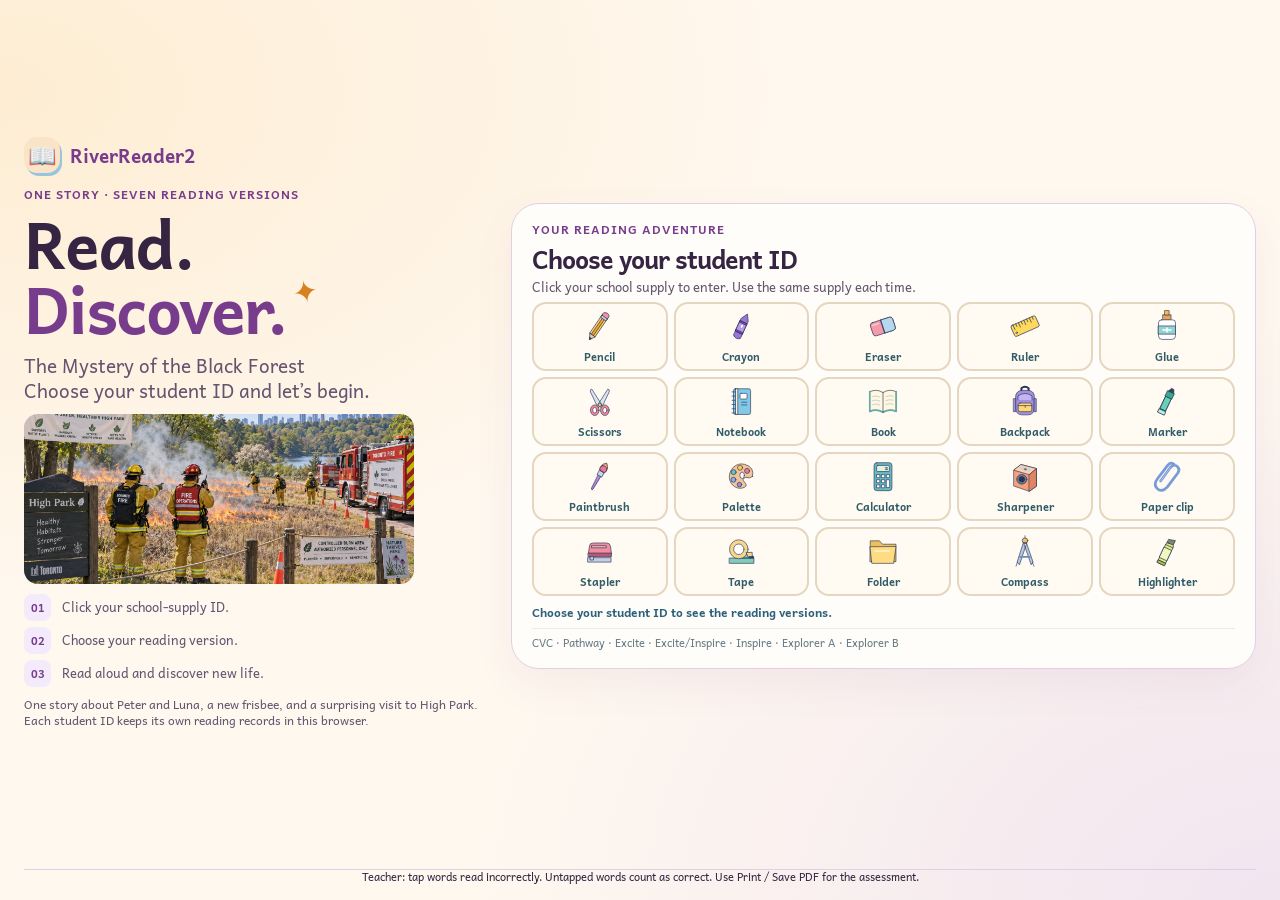
<file: index.html>
<!doctype html>
<html lang="en">
<head>
  <meta charset="utf-8">
  <meta name="viewport" content="width=device-width, initial-scale=1">
  <meta name="theme-color" content="#dceffd">
  <title>RiverReader2 | One Story, CVC Through Explorer B</title>
  <link rel="stylesheet" href="styles.css?v=levels-cvc-g5-1">
  <link rel="stylesheet" href="landing.css?v=all-levels-fit-1">
</head>
<body data-page="home">
  <main id="app" class="app-shell"></main>
  <script src="stories.js?v=levels-cvc-g5-1"></script>
  <script src="app.js?v=all-levels-fit-1"></script>
</body>
</html>
</file>
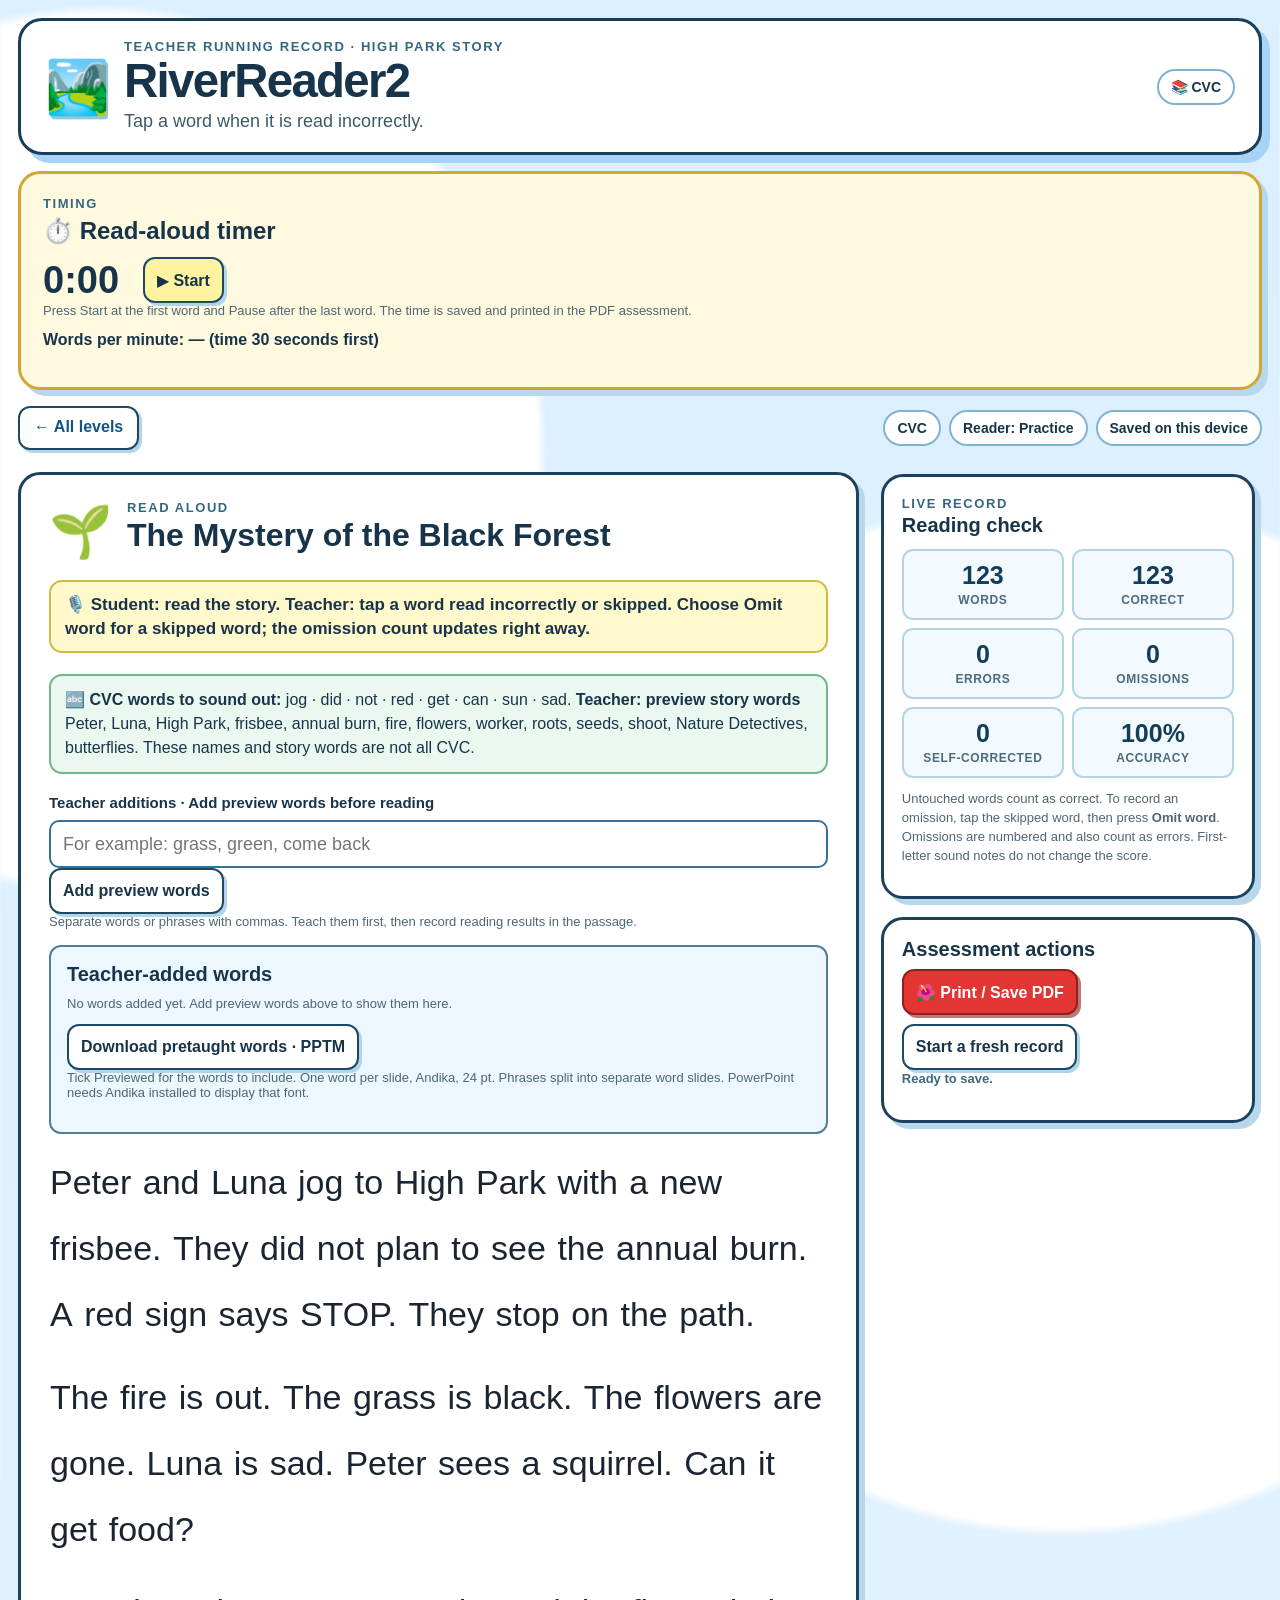
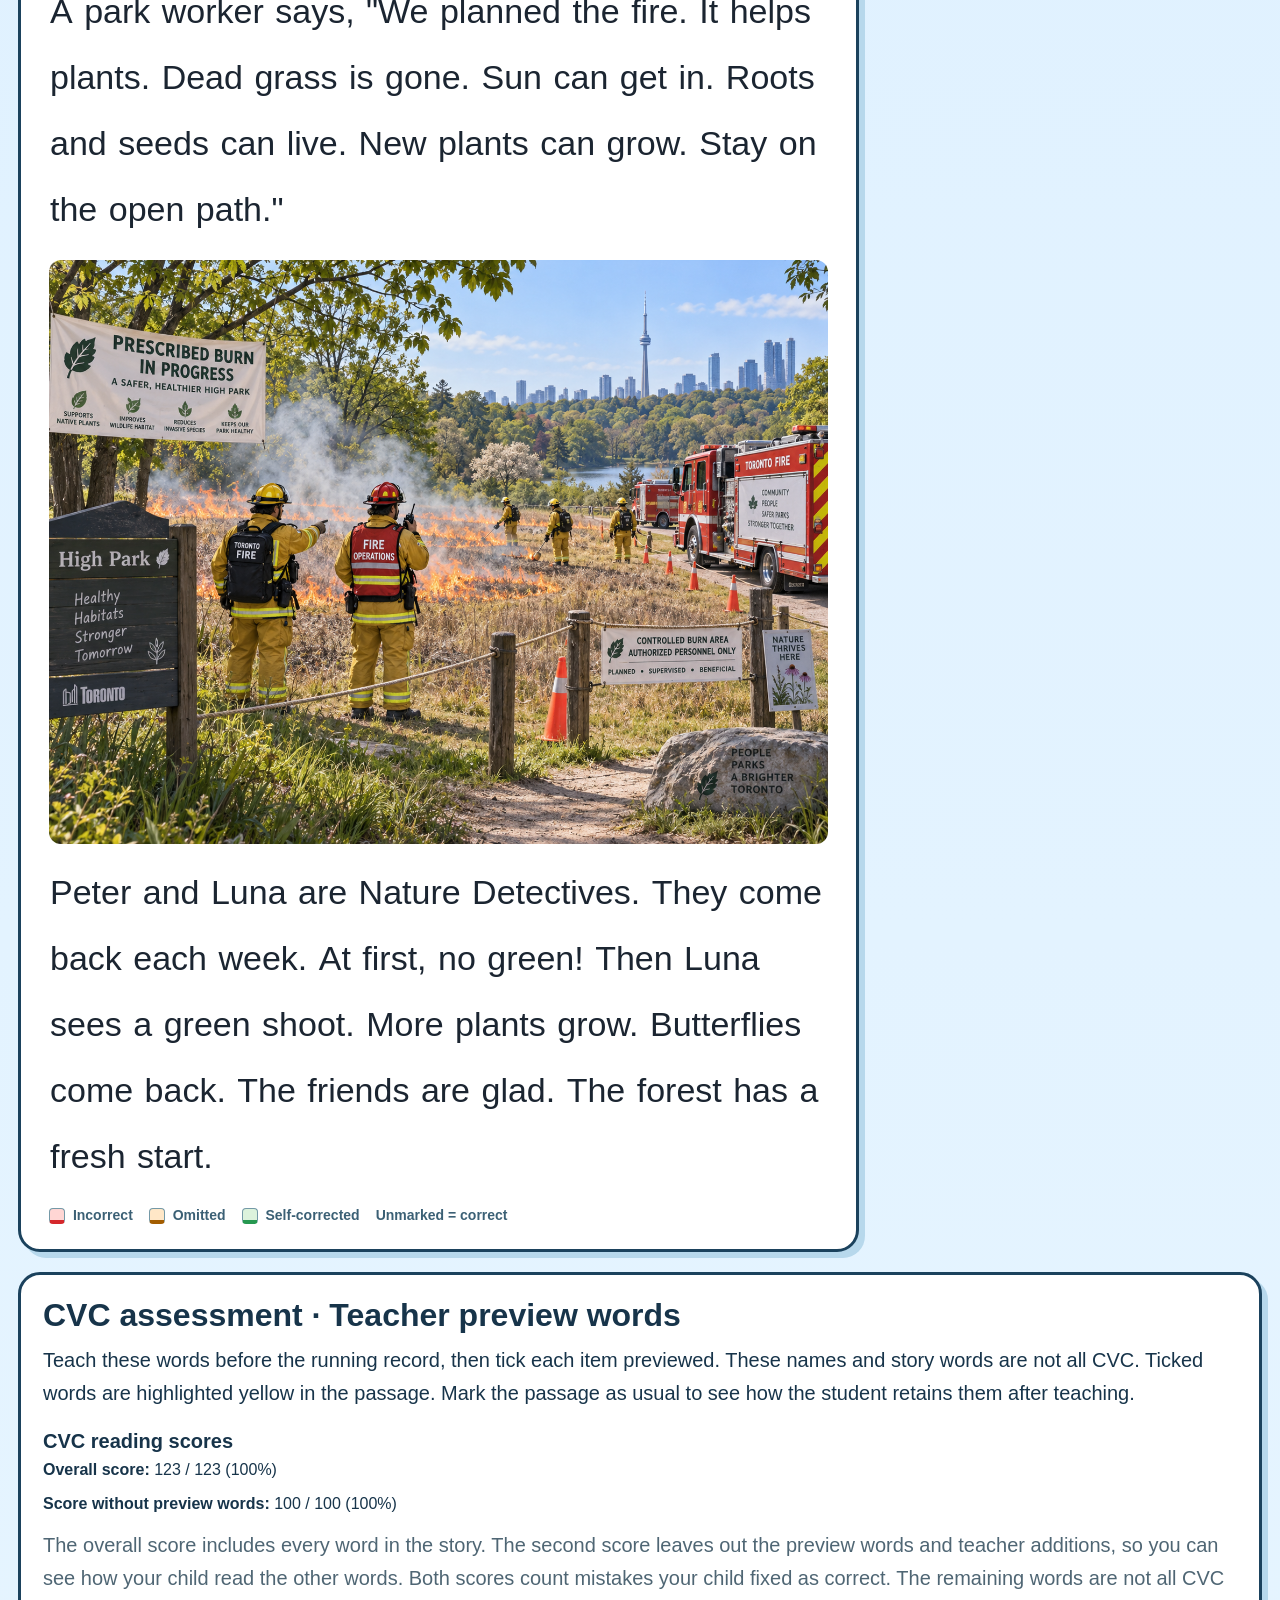
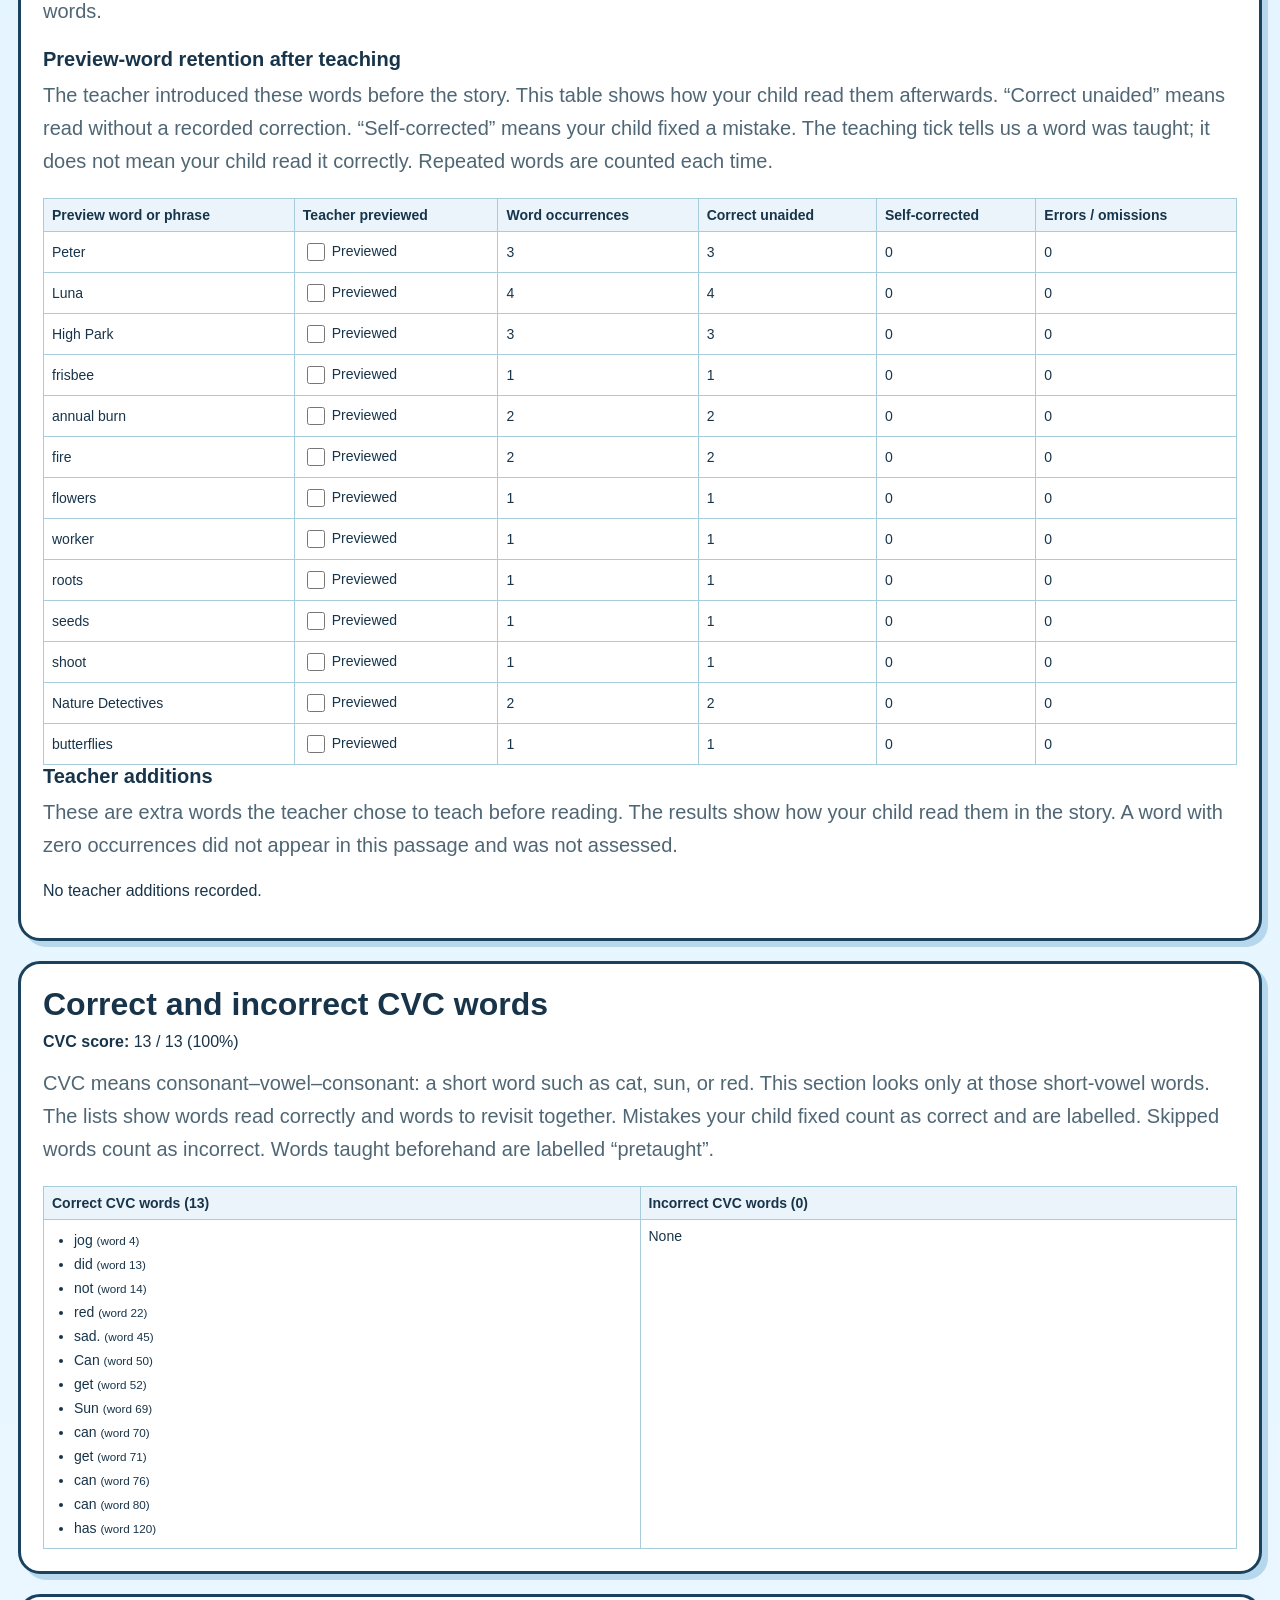
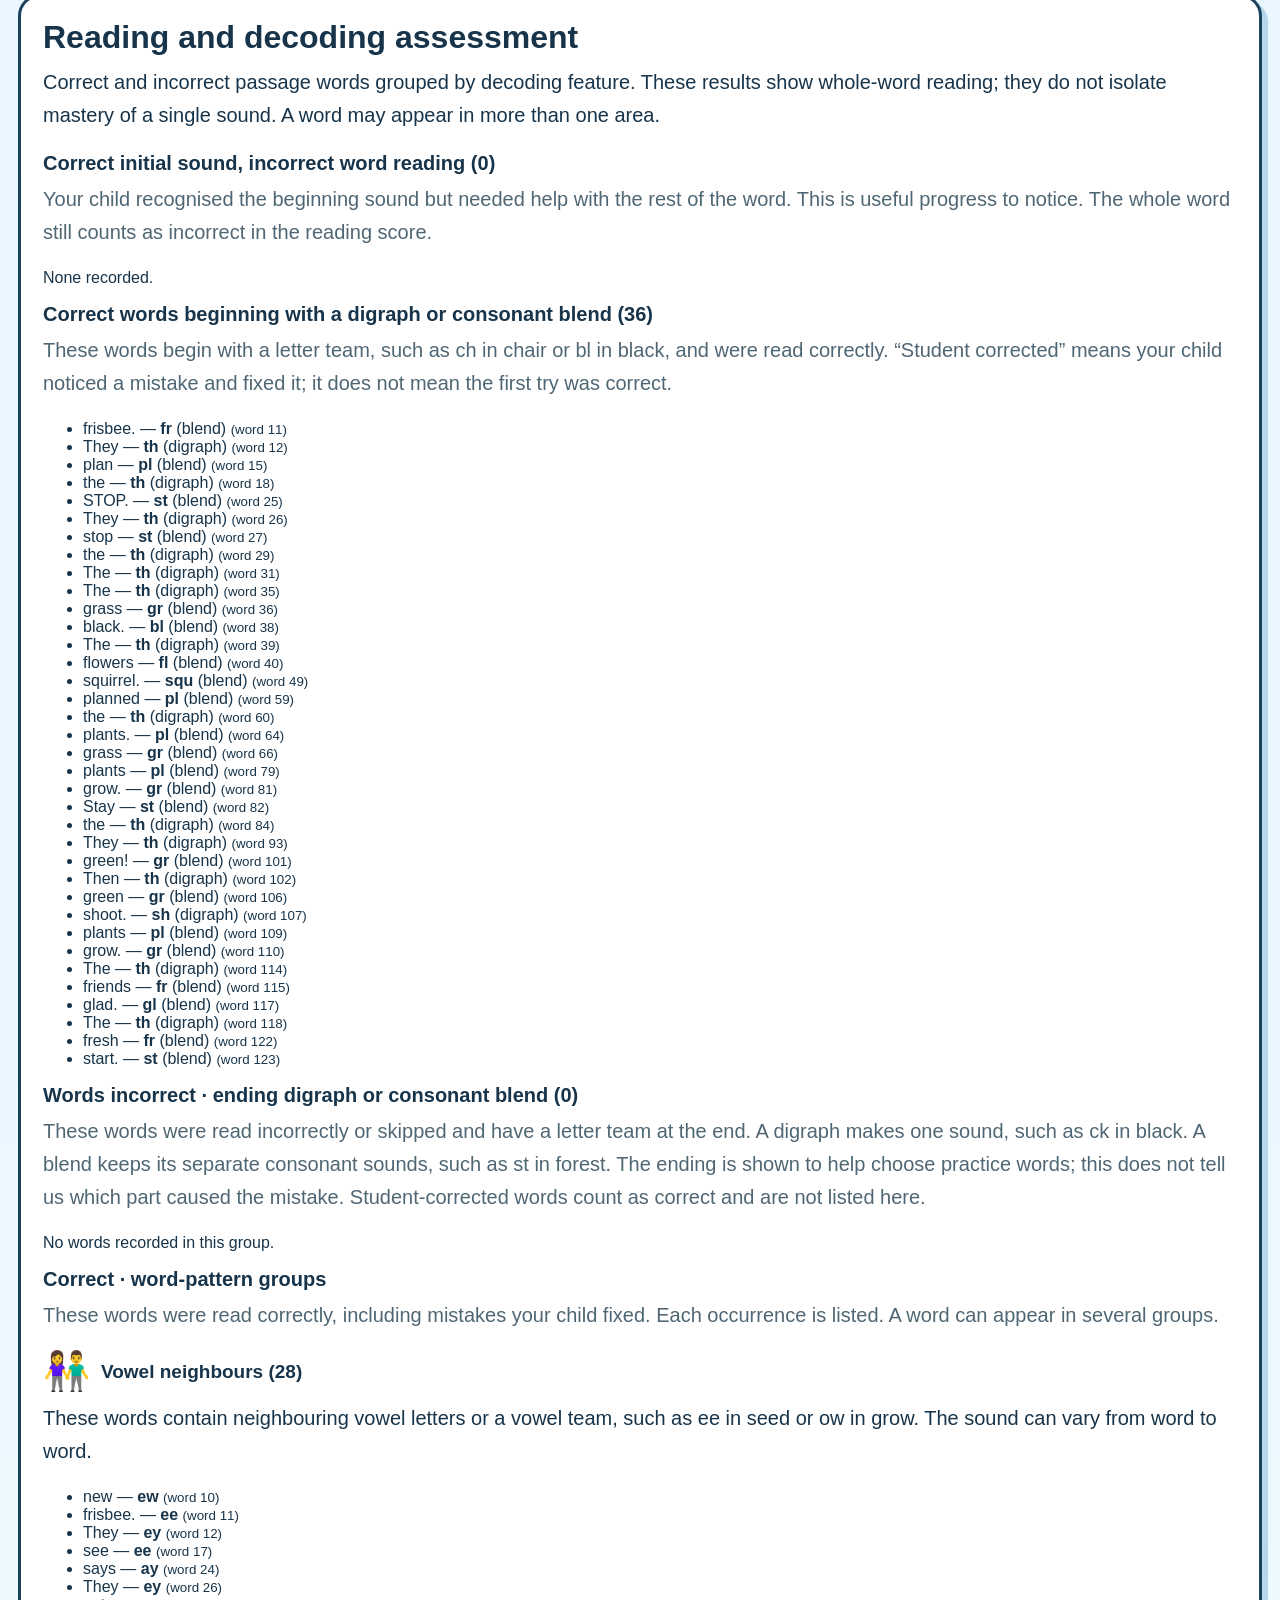
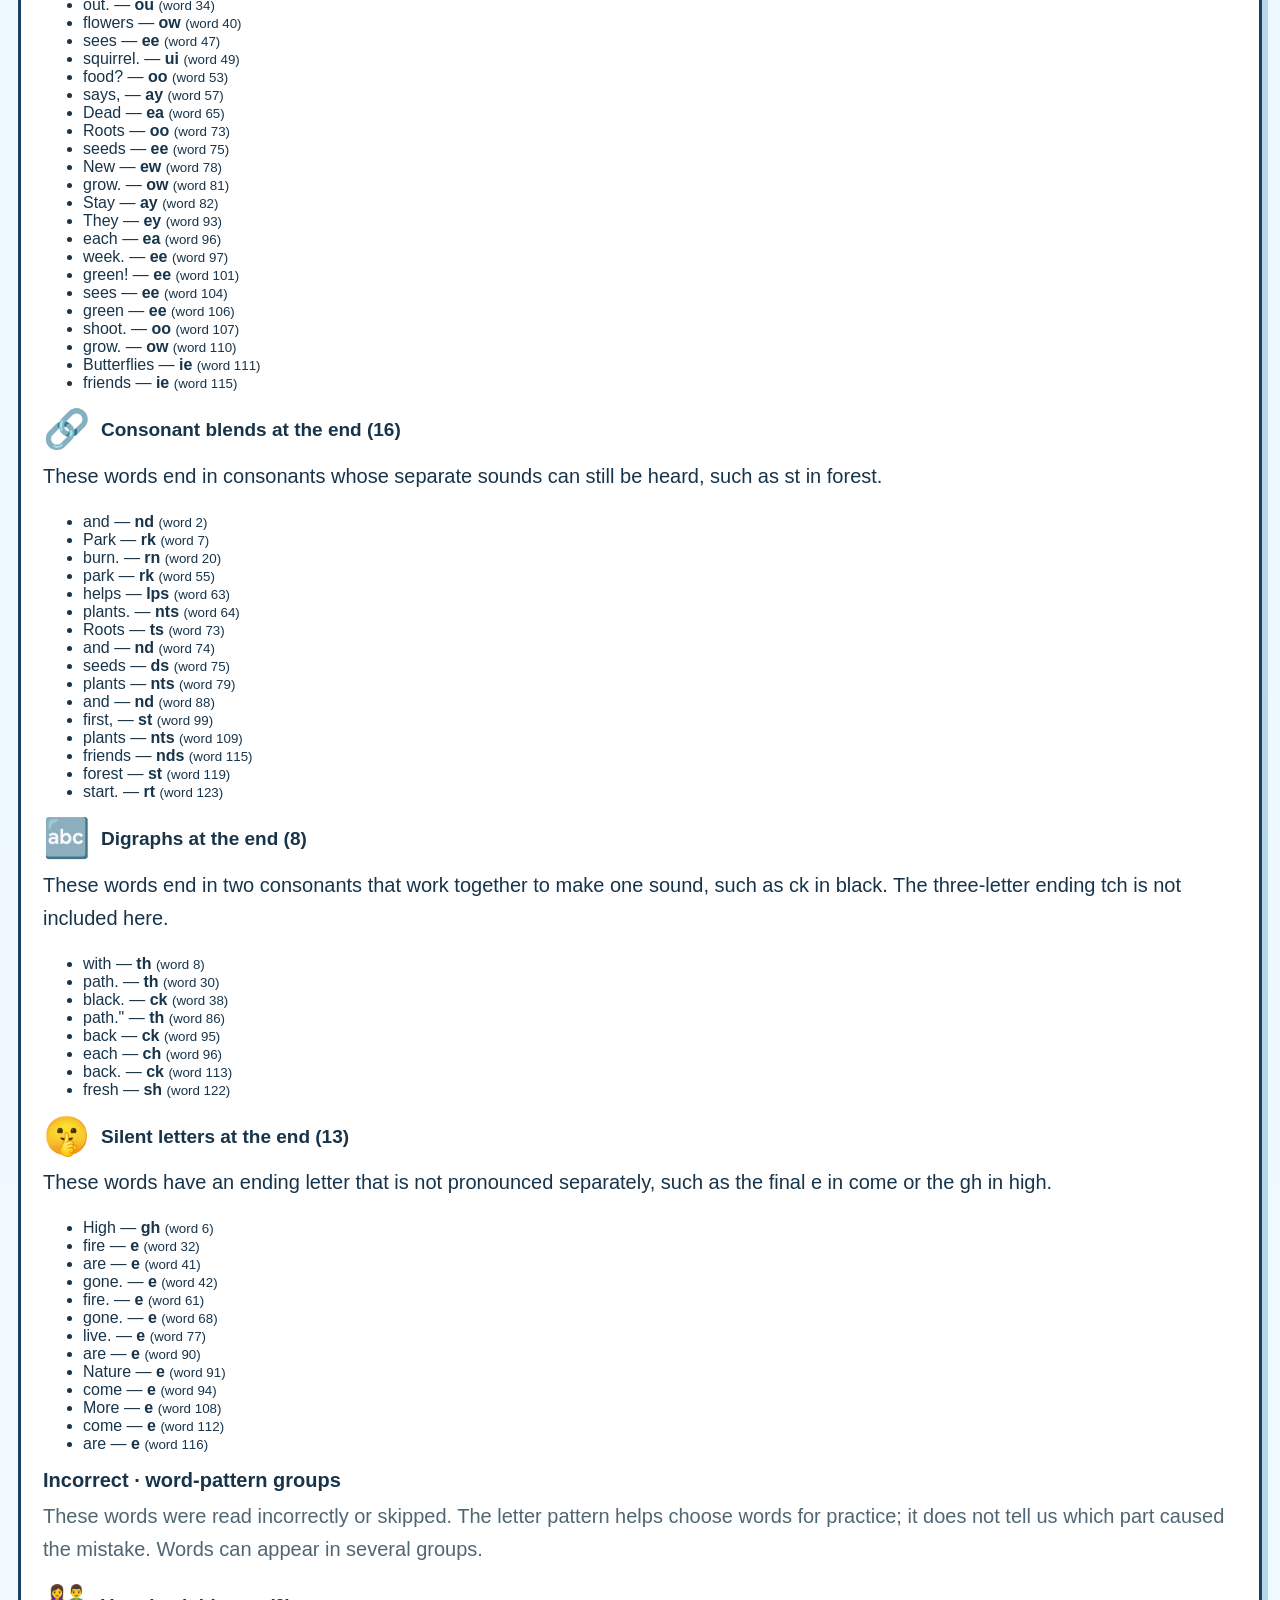
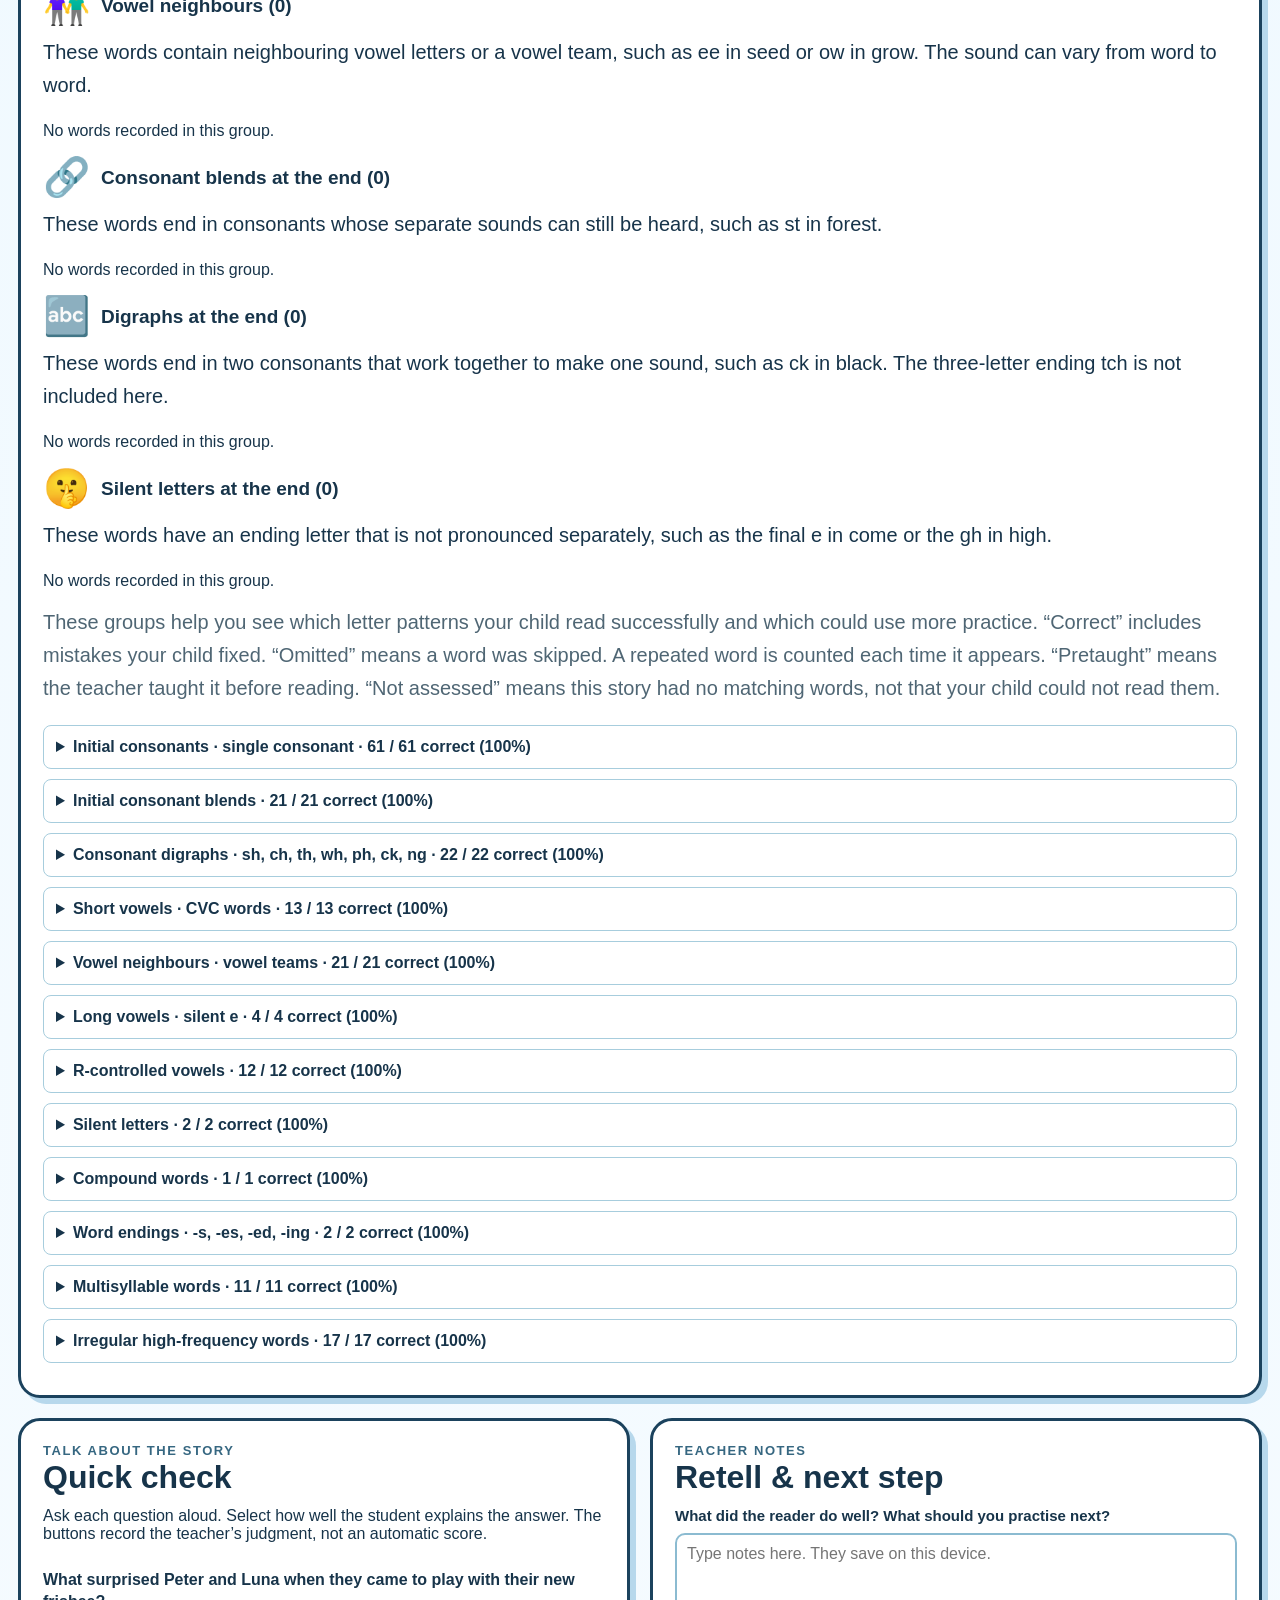
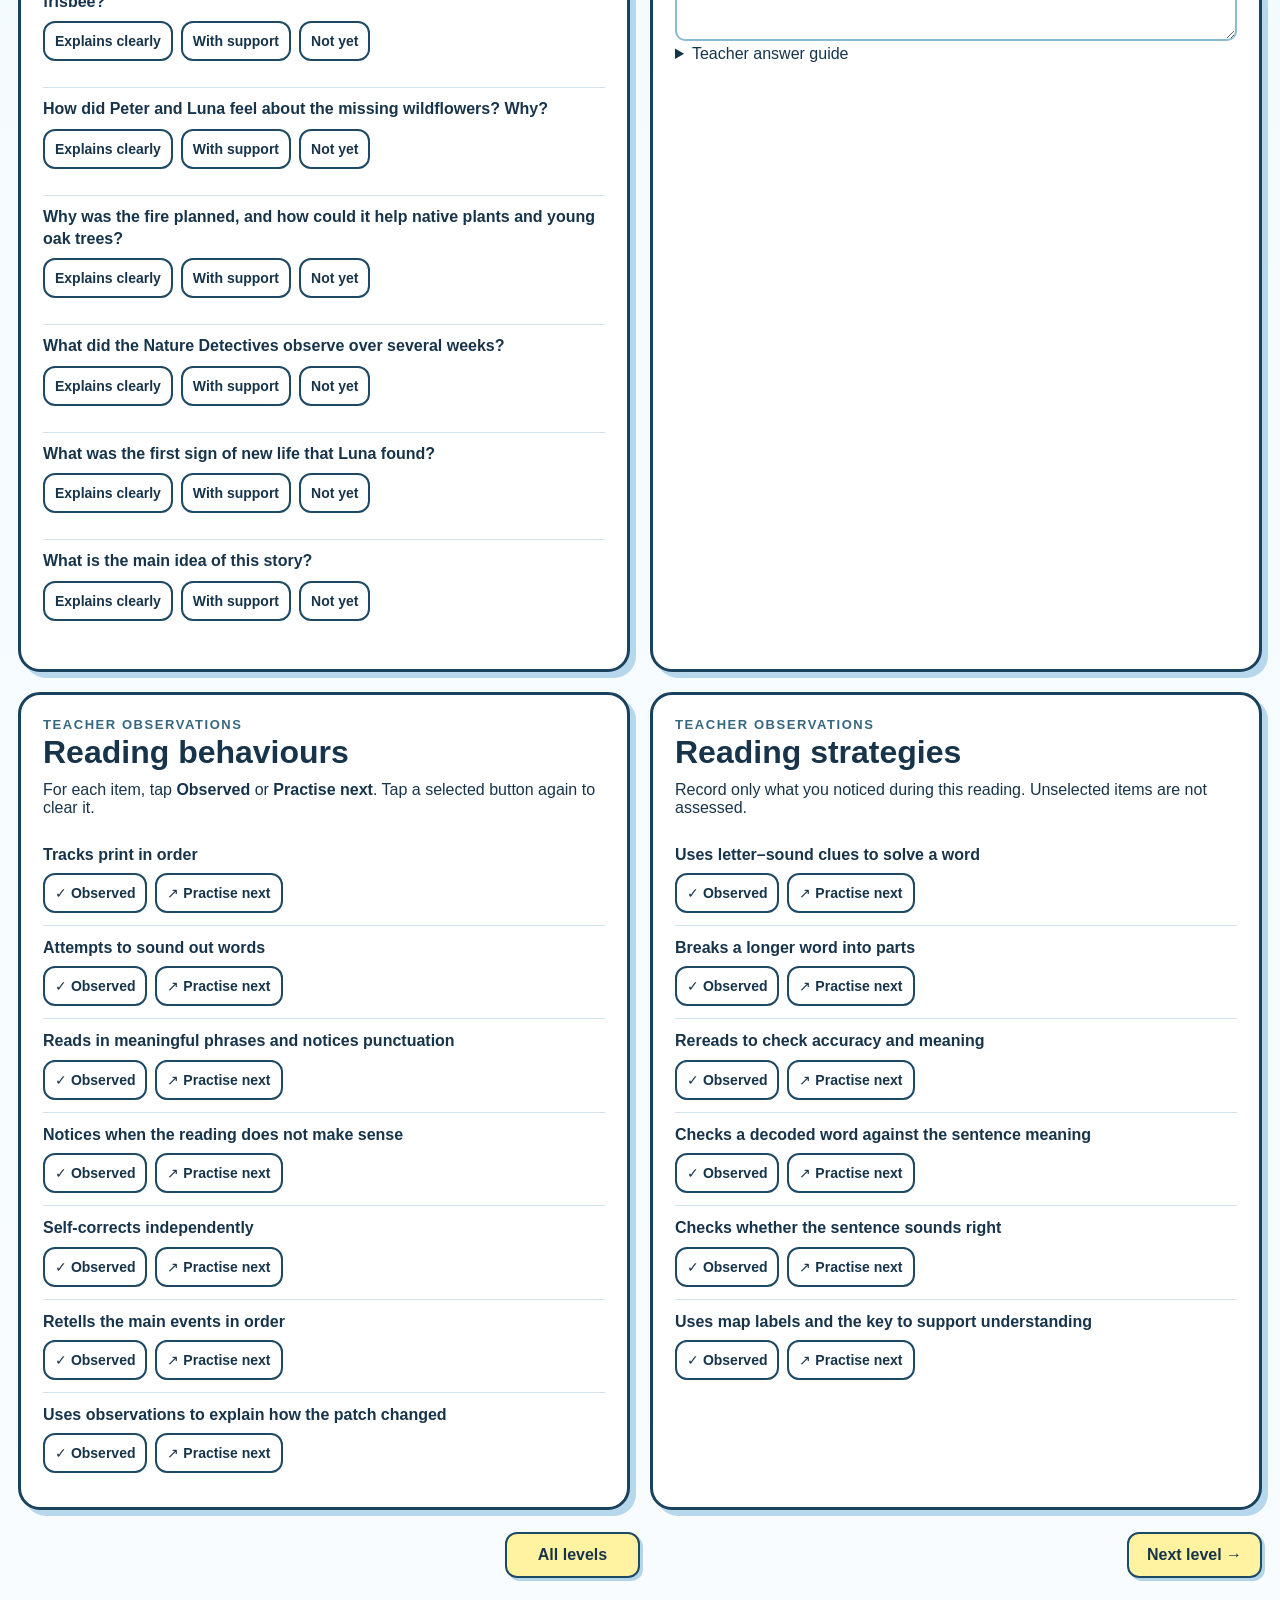
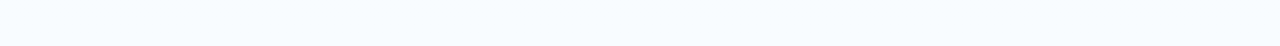
<file: CVC.html>
<!doctype html>
<html lang="en">
<head>
  <meta charset="utf-8"><meta name="viewport" content="width=device-width, initial-scale=1">
  <meta name="theme-color" content="#dceffd">
  <title>RiverReader2 | The Mystery of the Black Forest · CVC</title>
  <link rel="stylesheet" href="styles.css?v=levels-cvc-g5-1">
</head>
<body data-page="reader" data-level="0">
  <main id="app" class="app-shell"></main>
  <script src="stories.js?v=levels-cvc-g5-1"></script><script src="assets/vendor/pptxgen.bundle.js"></script><script src="assets/vendor/jszip.min.js"></script><script src="word-slides.js?v=download-fix-2"></script><script src="app.js?v=download-fix-2"></script>
</body>
</html>
</file>
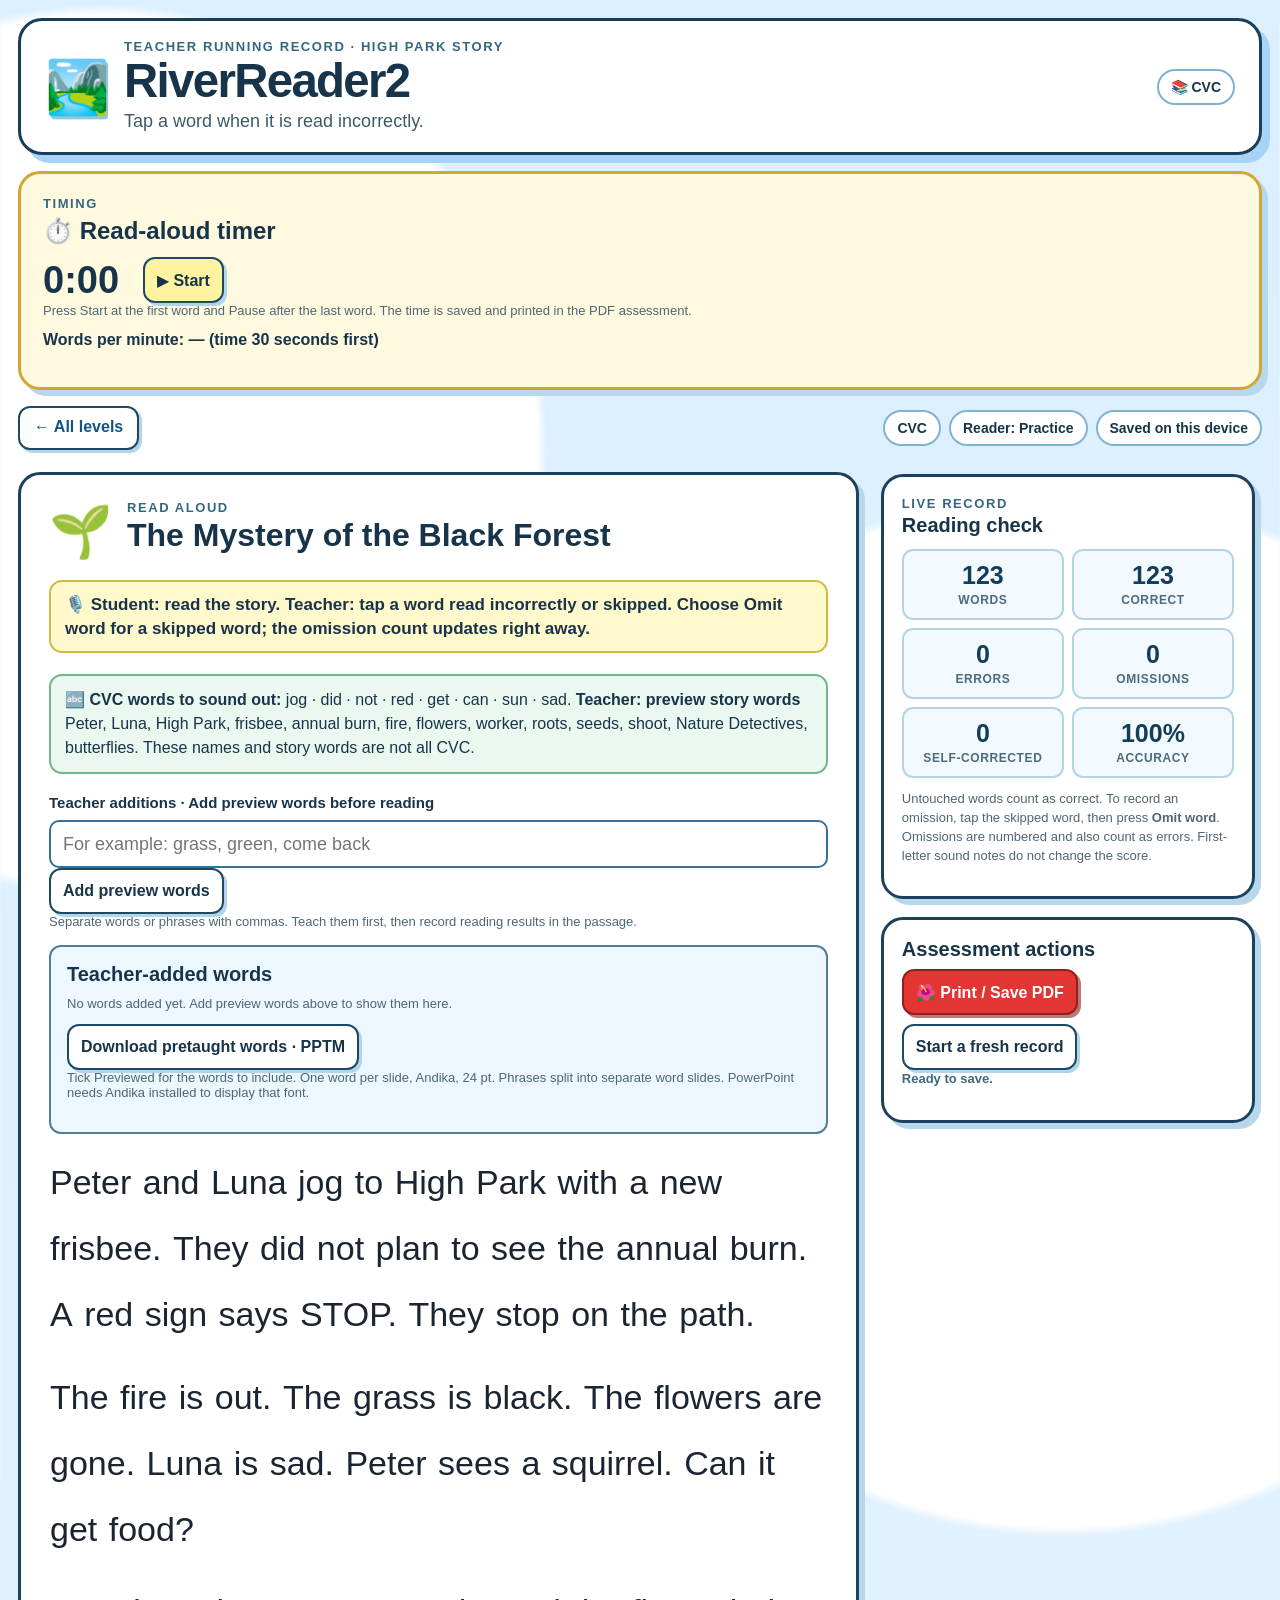
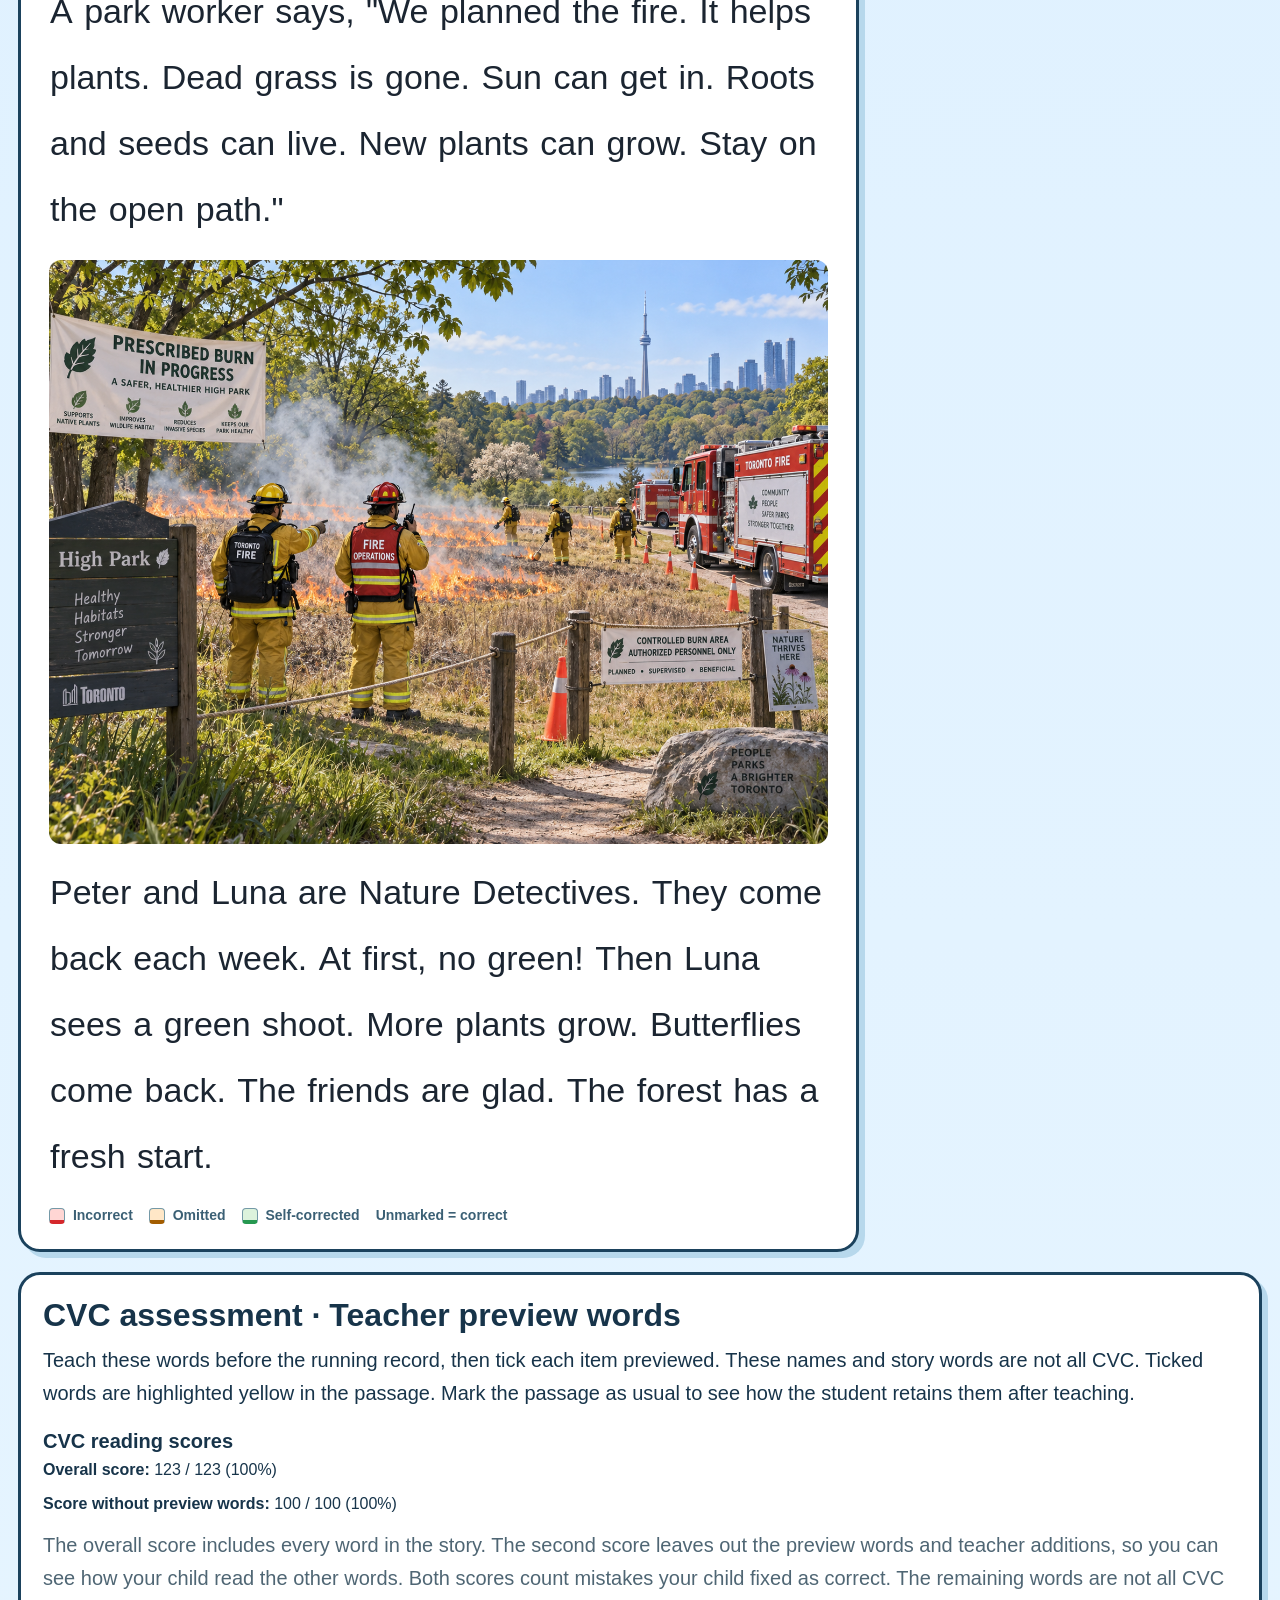
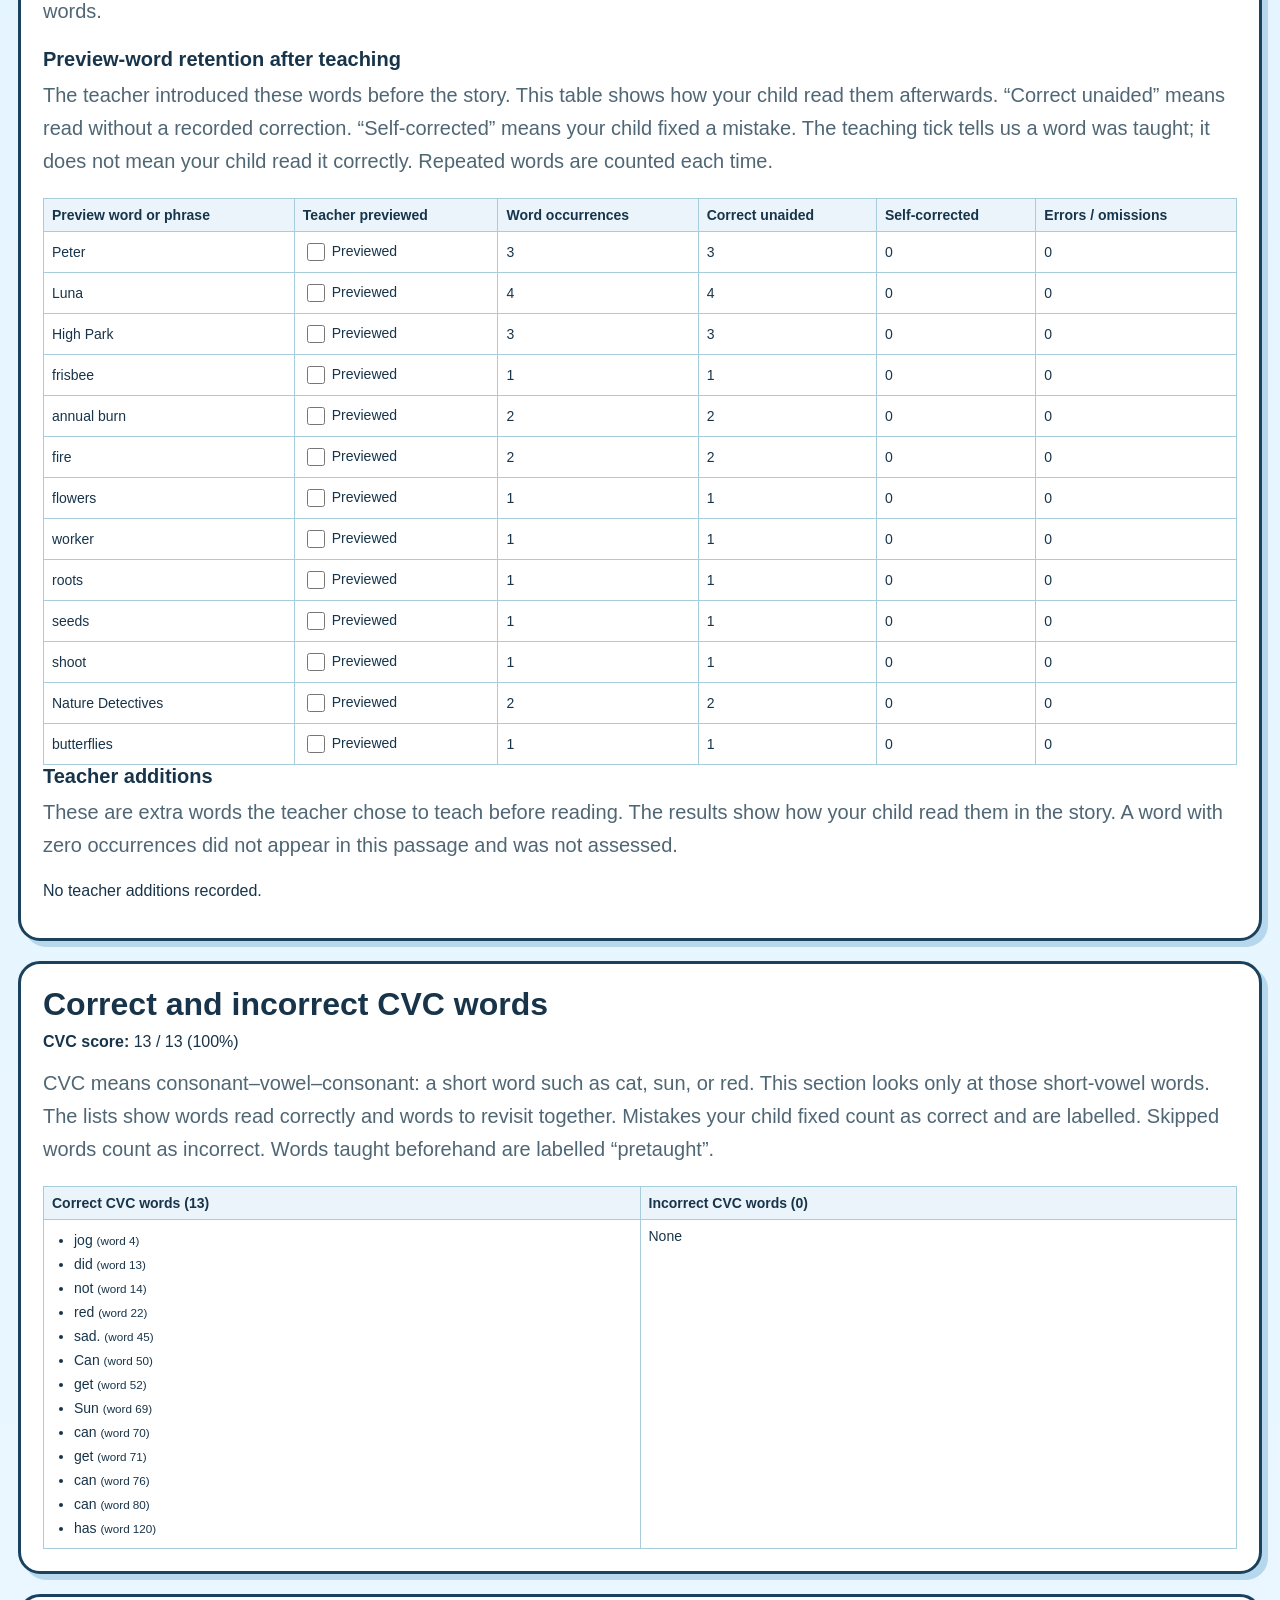
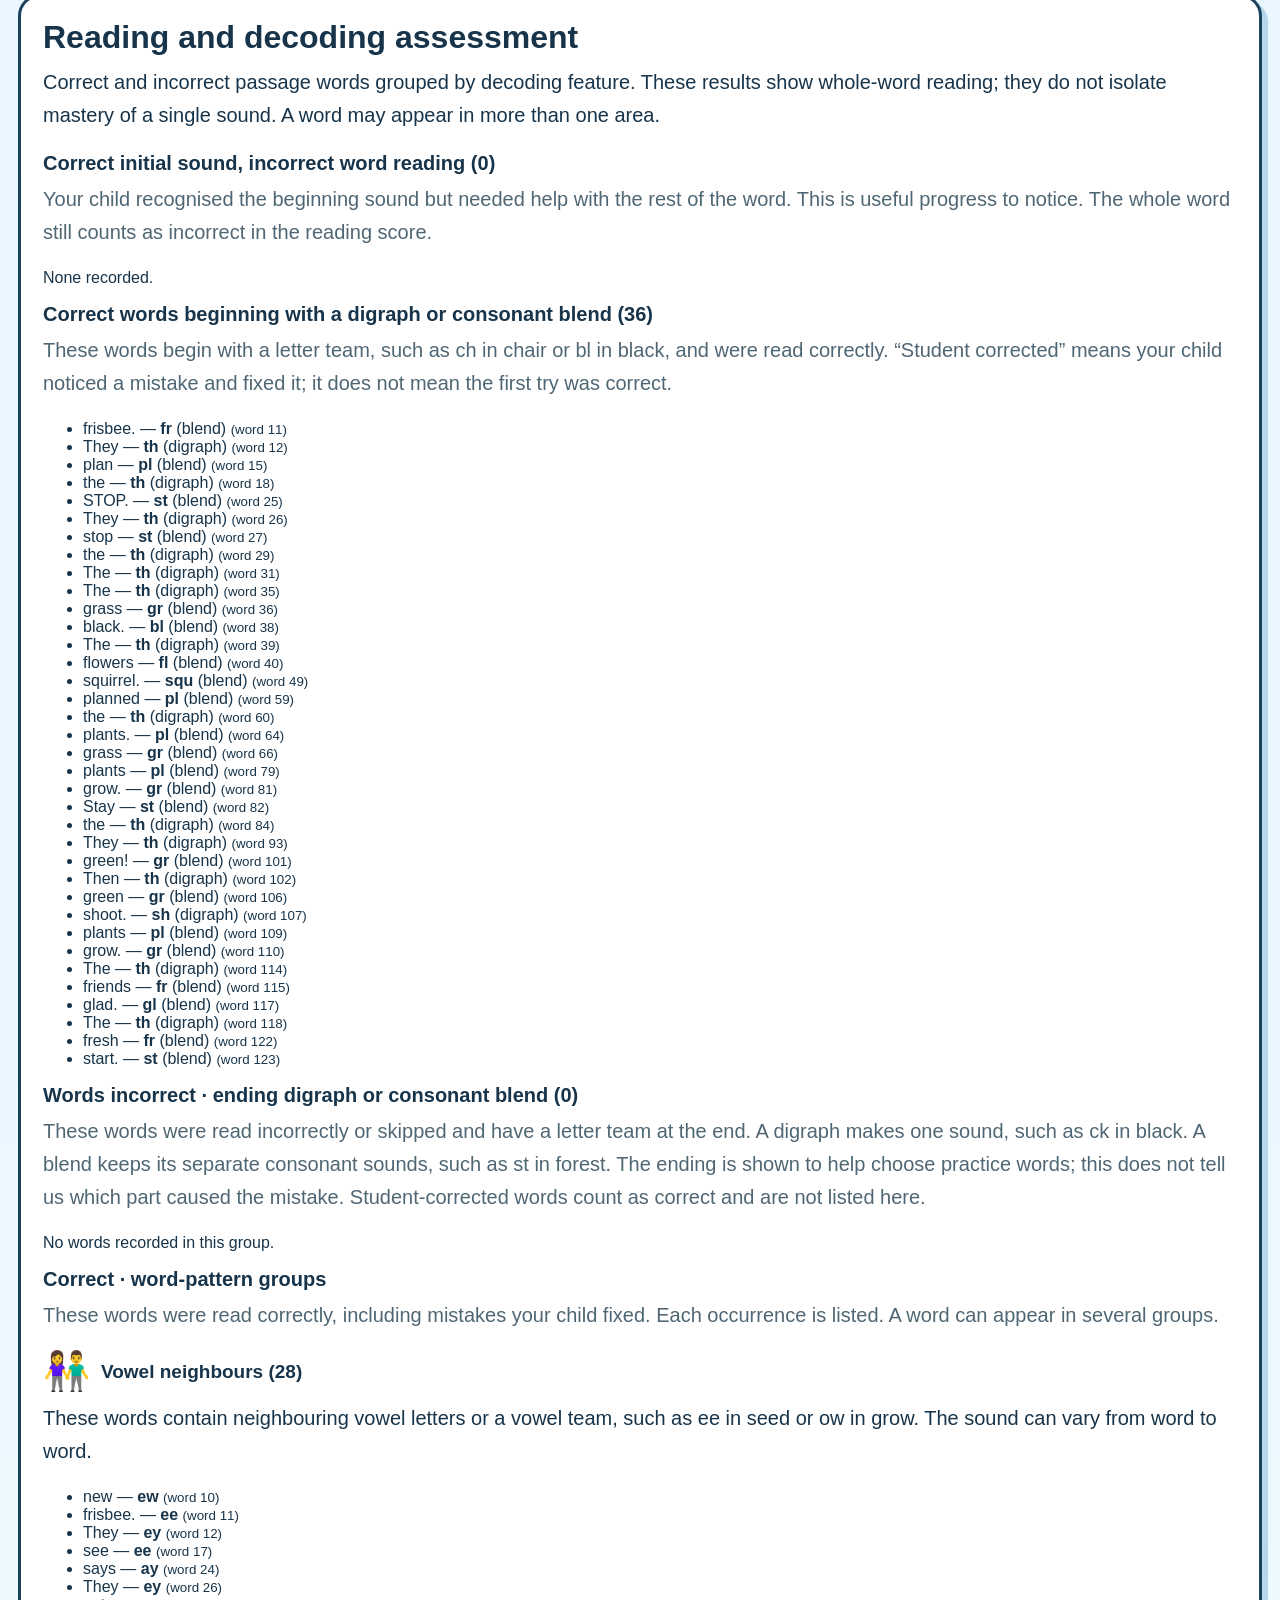
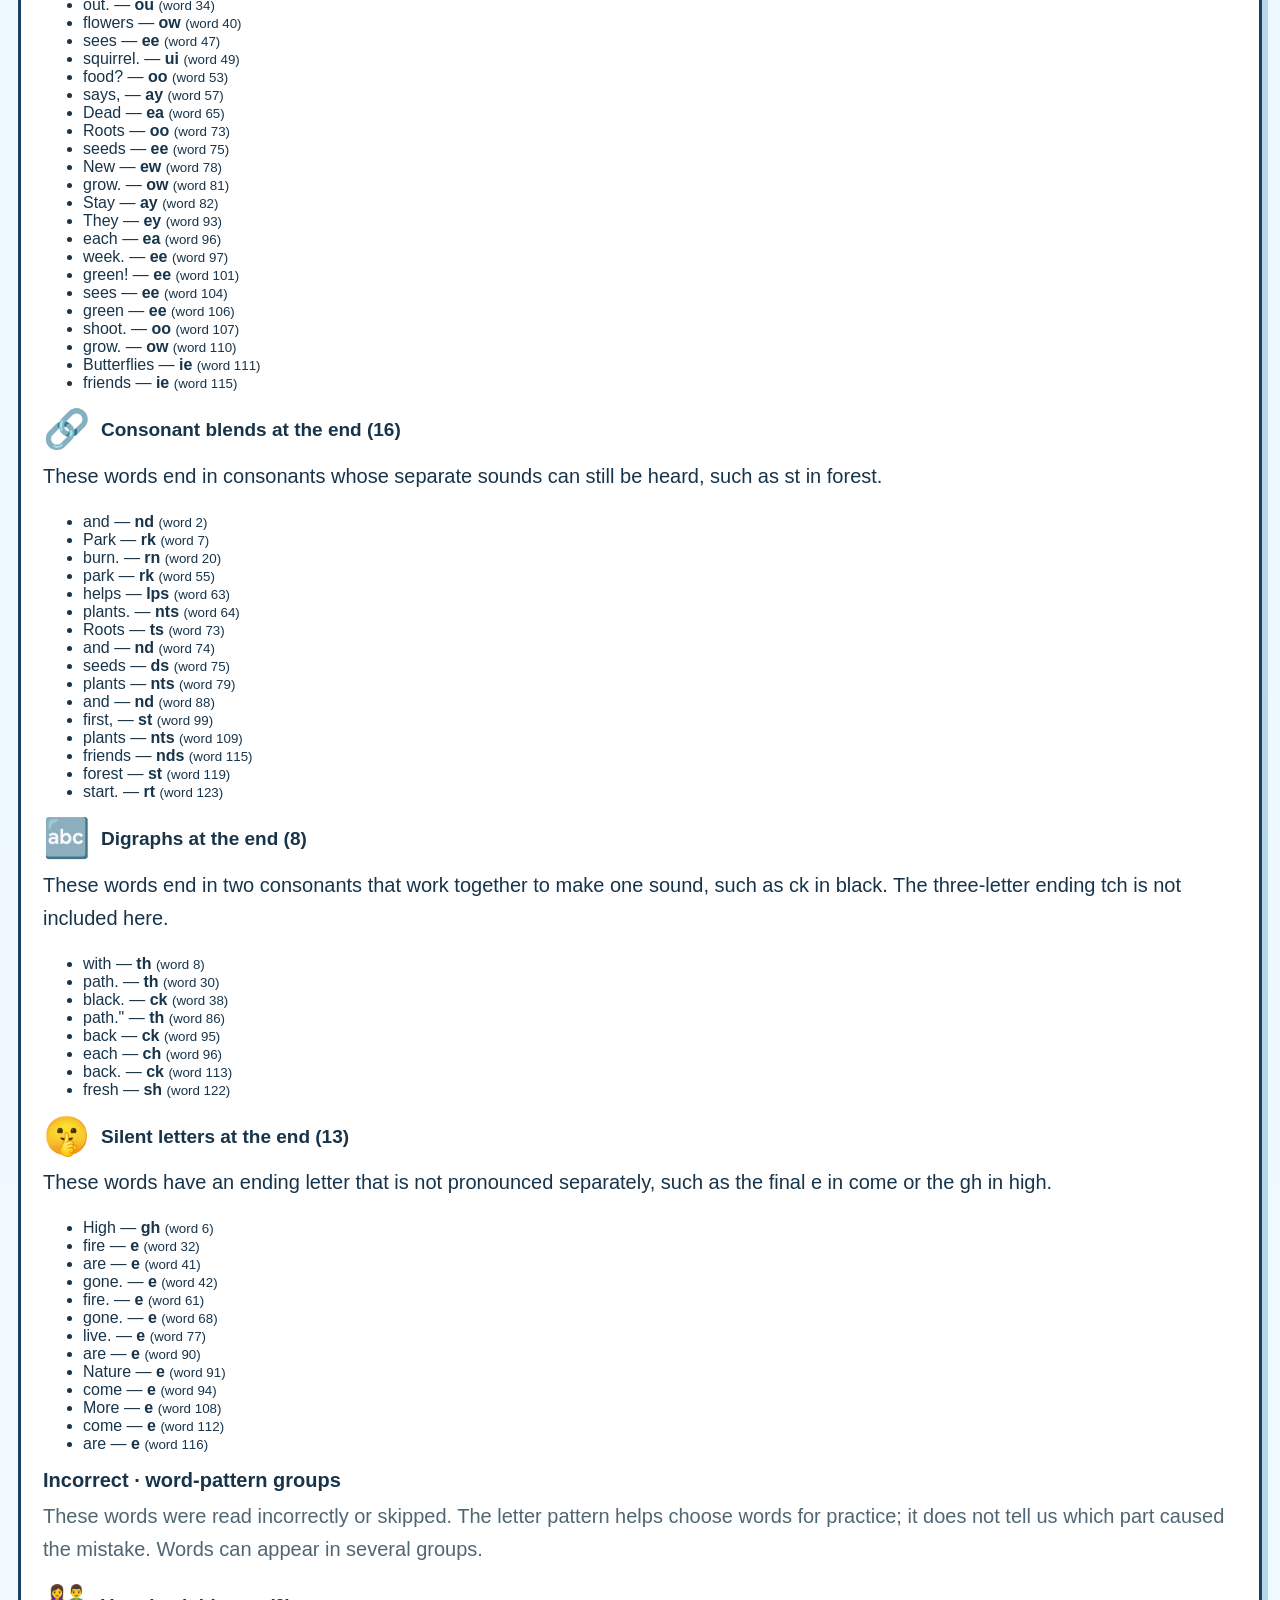
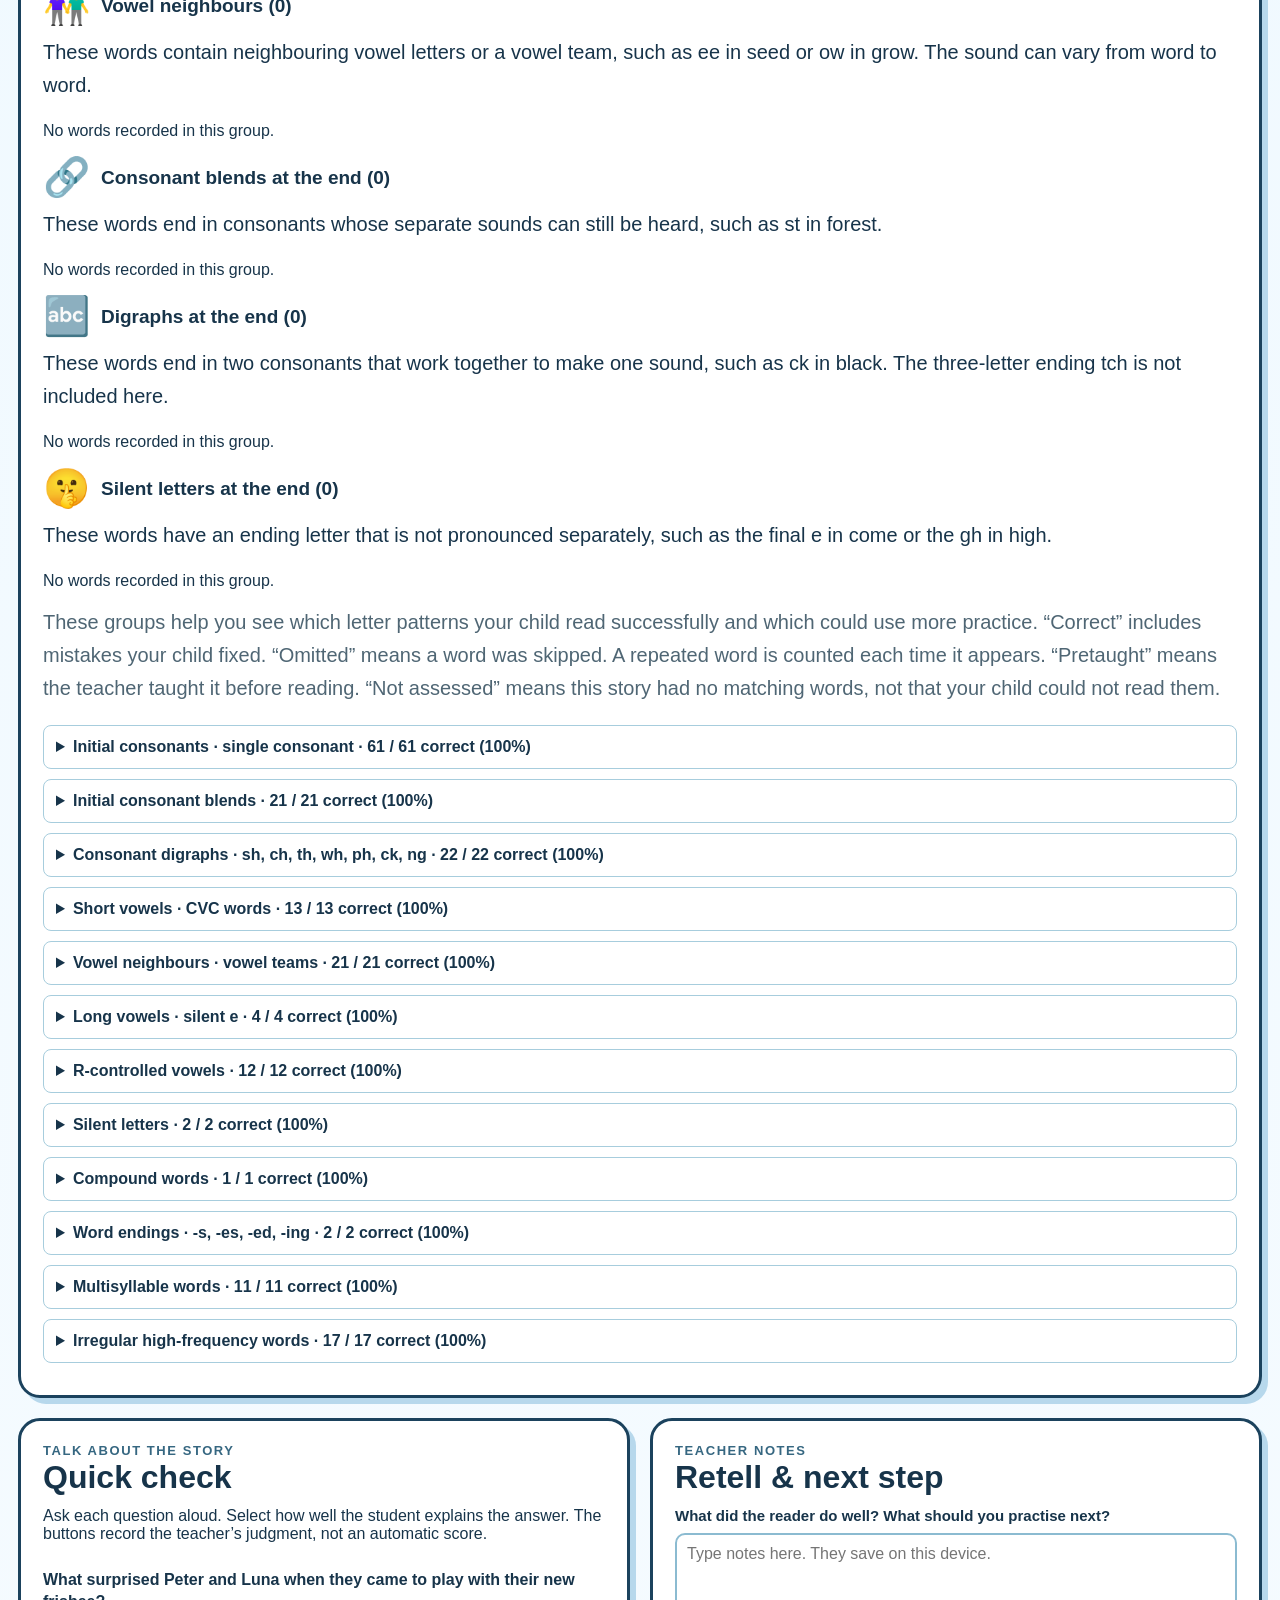
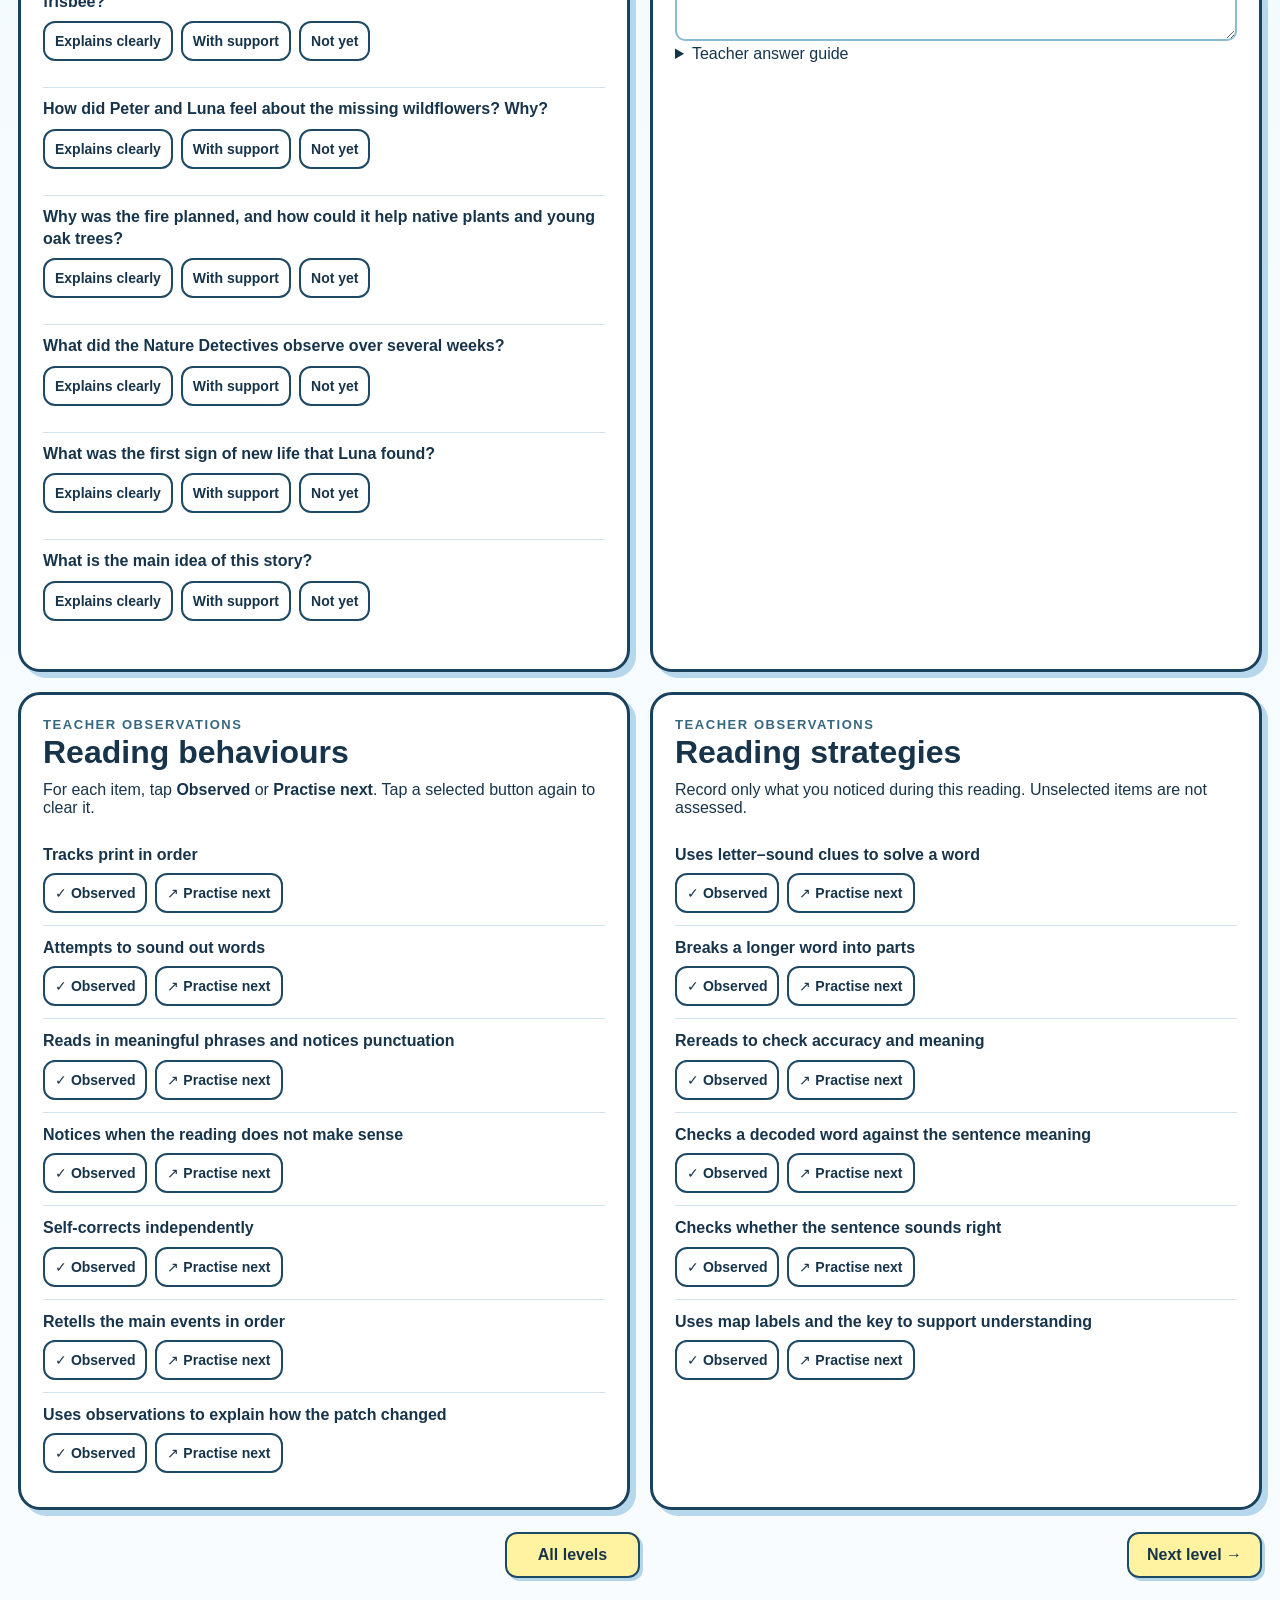
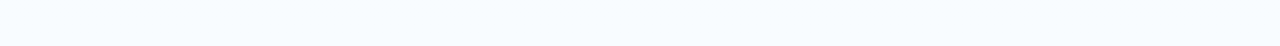
<file: JK.html>
<!doctype html>
<html lang="en">
<head>
  <meta charset="utf-8"><meta name="viewport" content="width=device-width, initial-scale=1">
  <title>RiverReader2 | CVC</title>
  <meta http-equiv="refresh" content="0;url=CVC.html">
</head>
<body>
  <p><a href="CVC.html">Open the CVC story</a></p>
  <script>location.replace('CVC.html' + location.search + location.hash);</script>
</body>
</html>
</file>
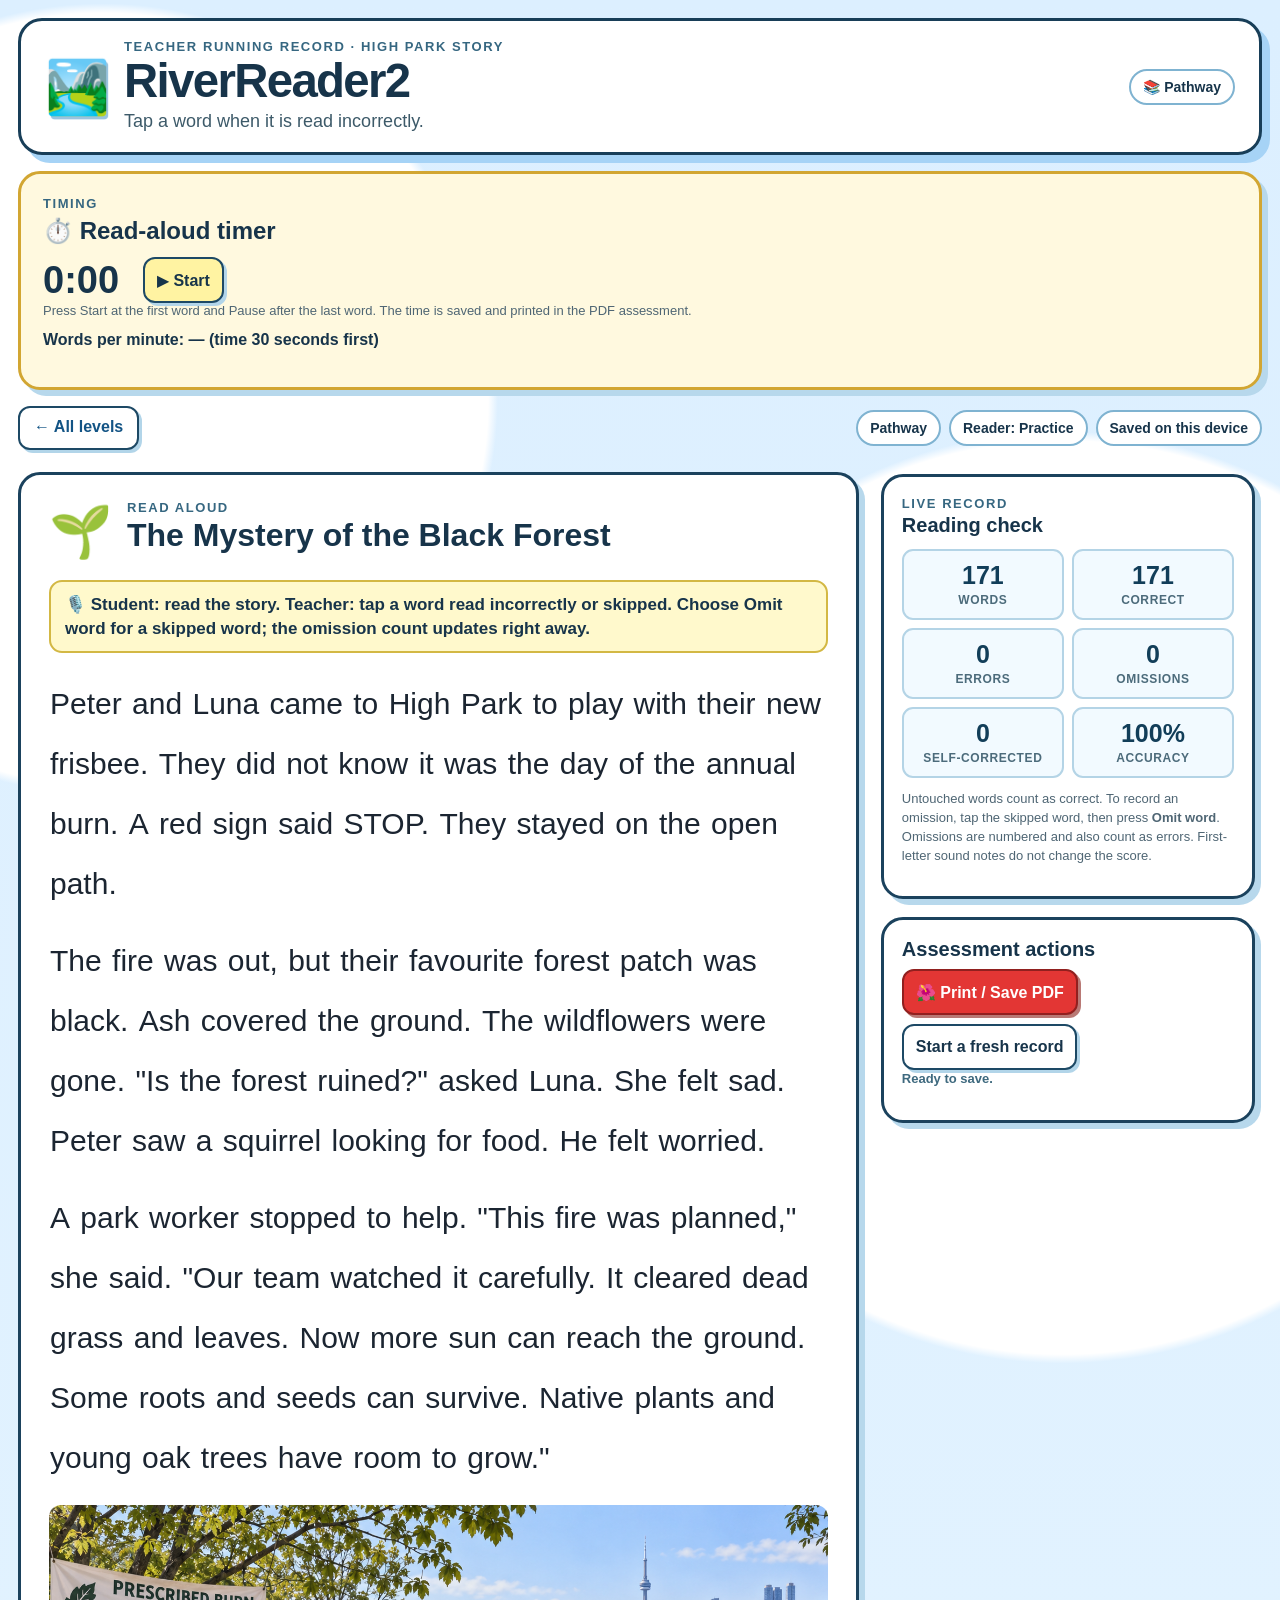
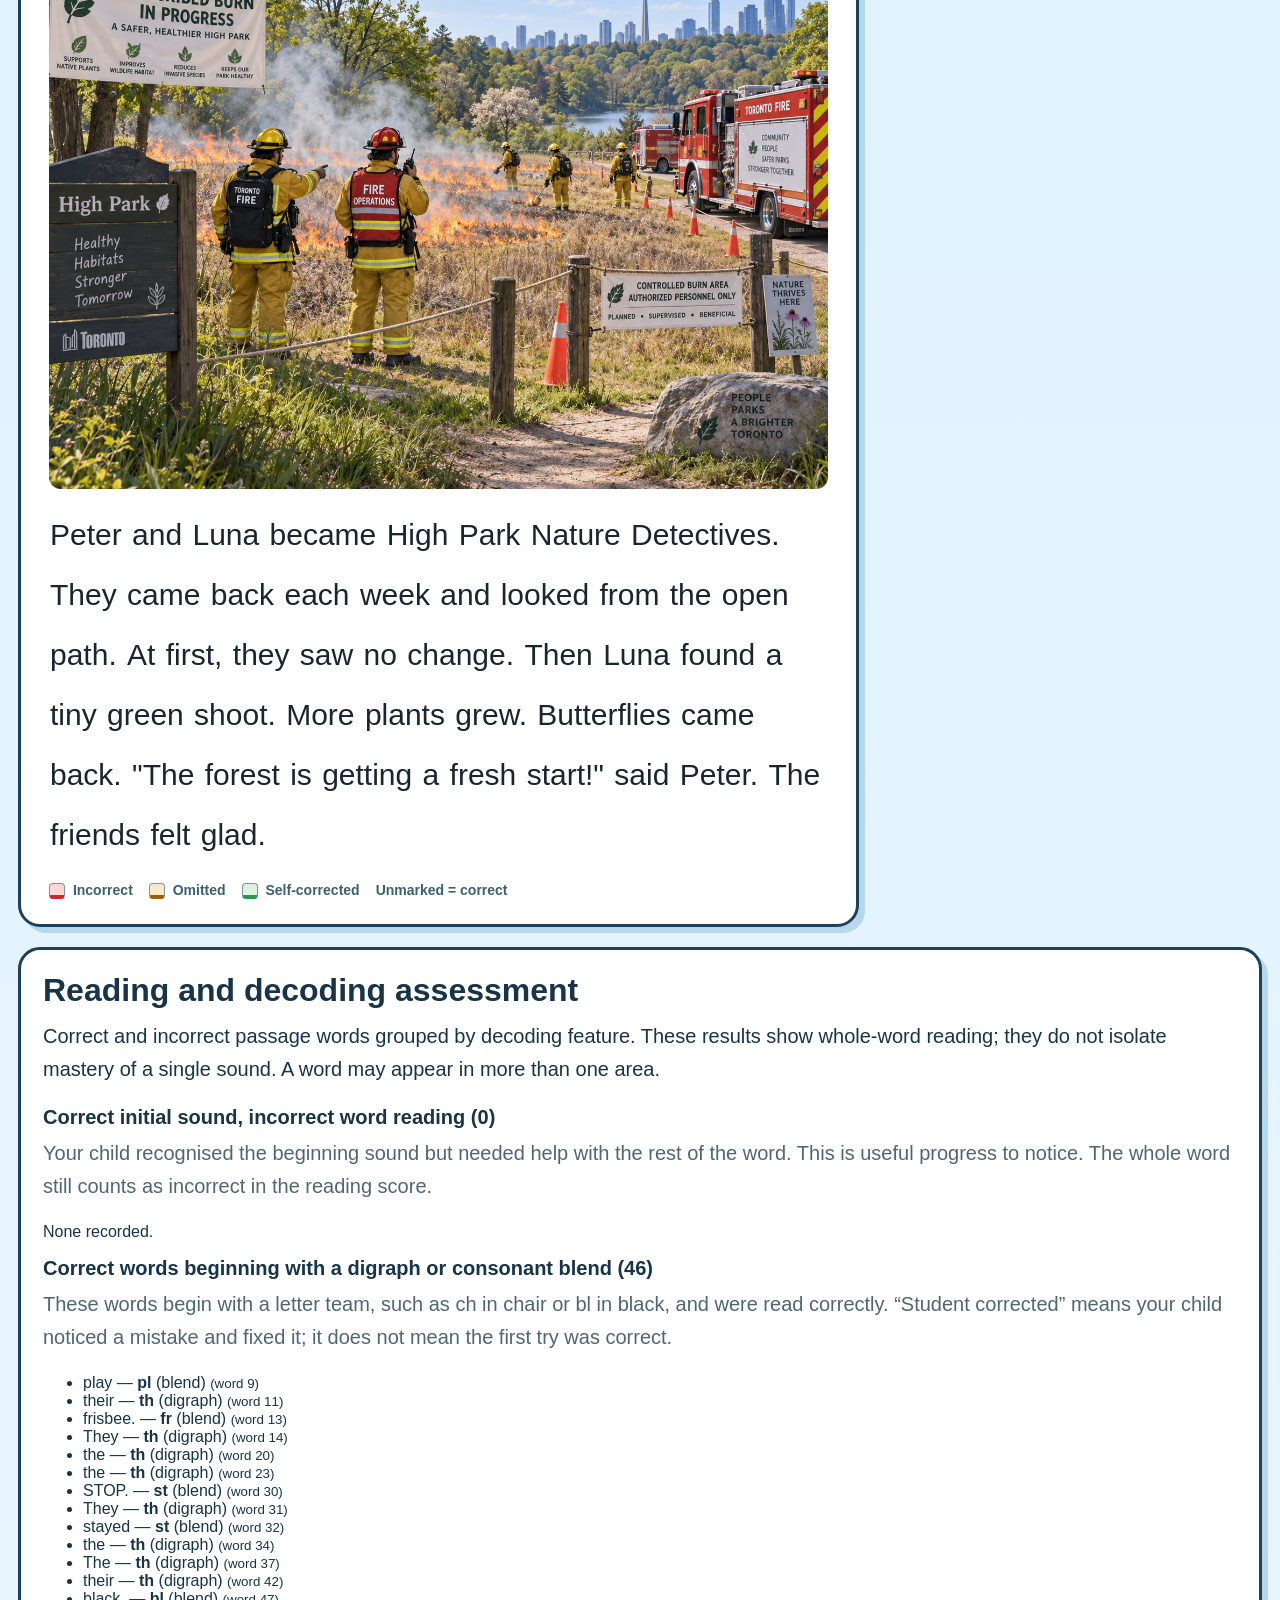
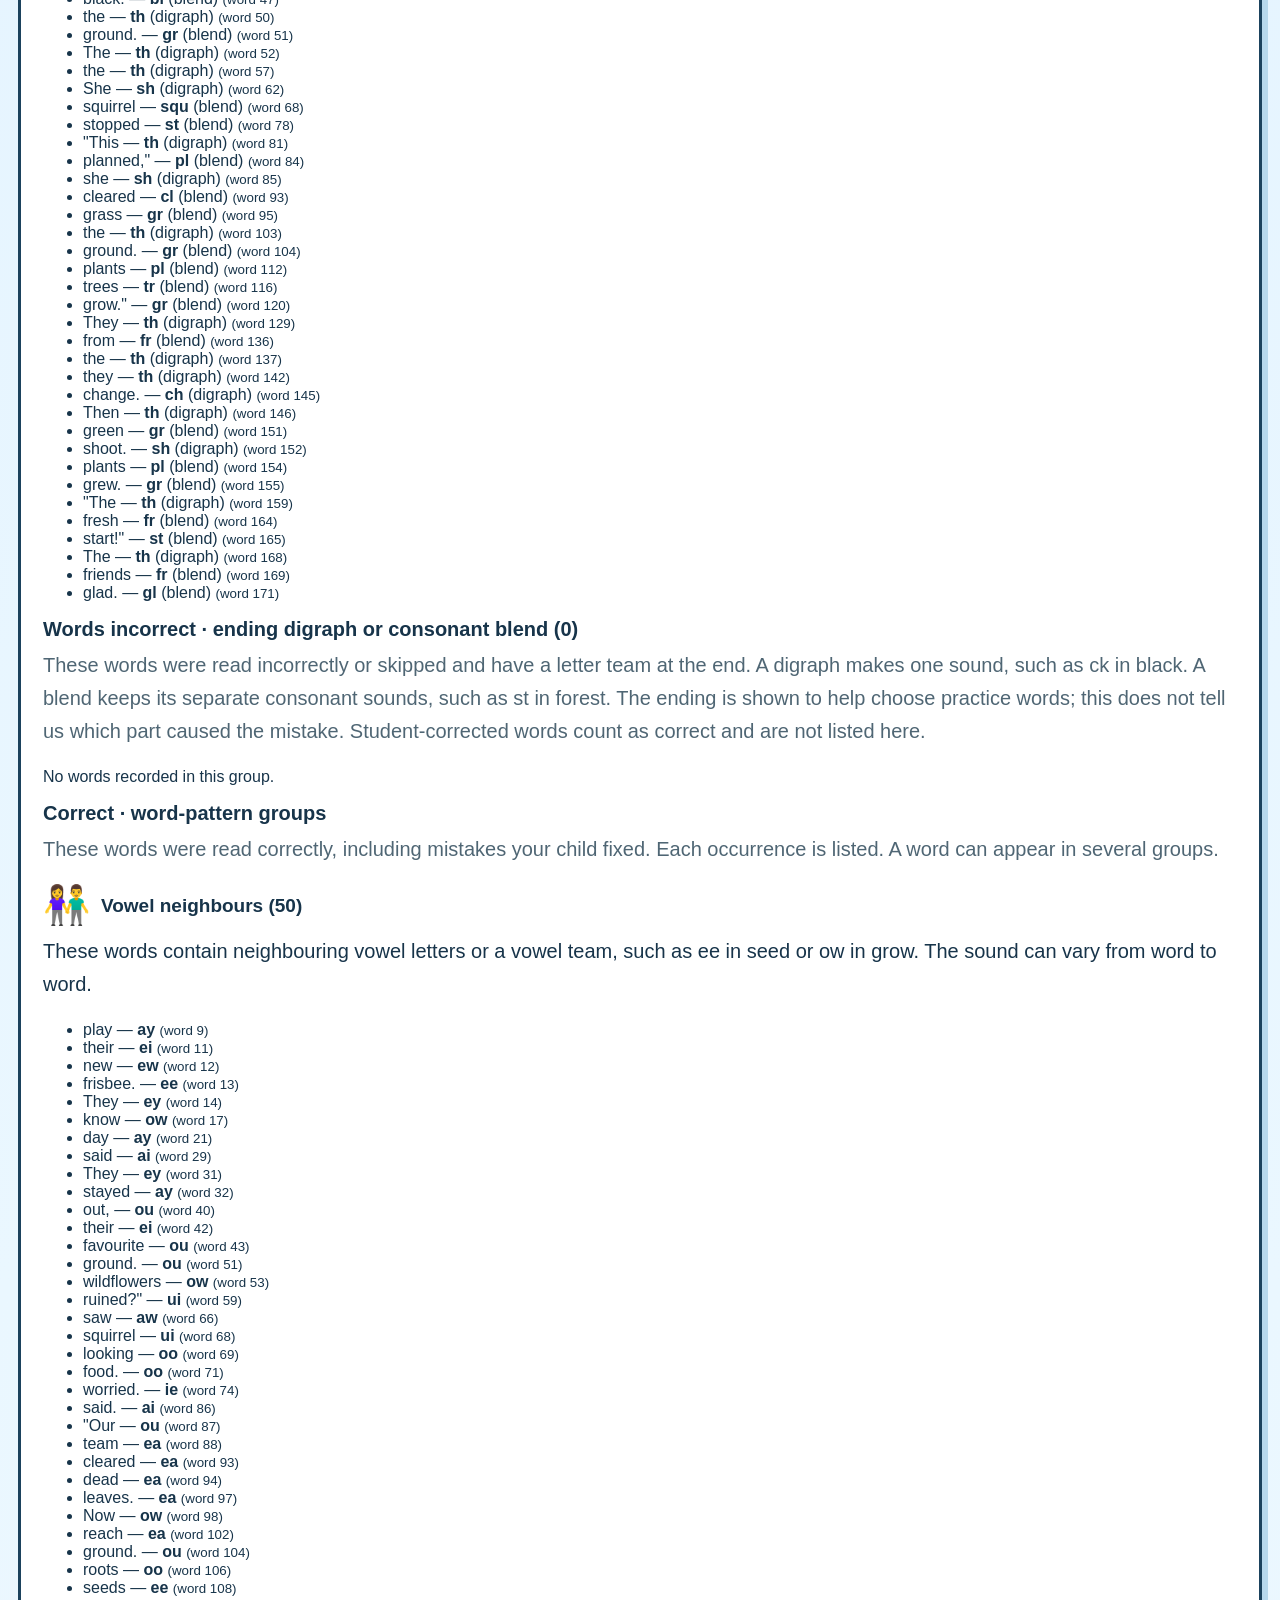
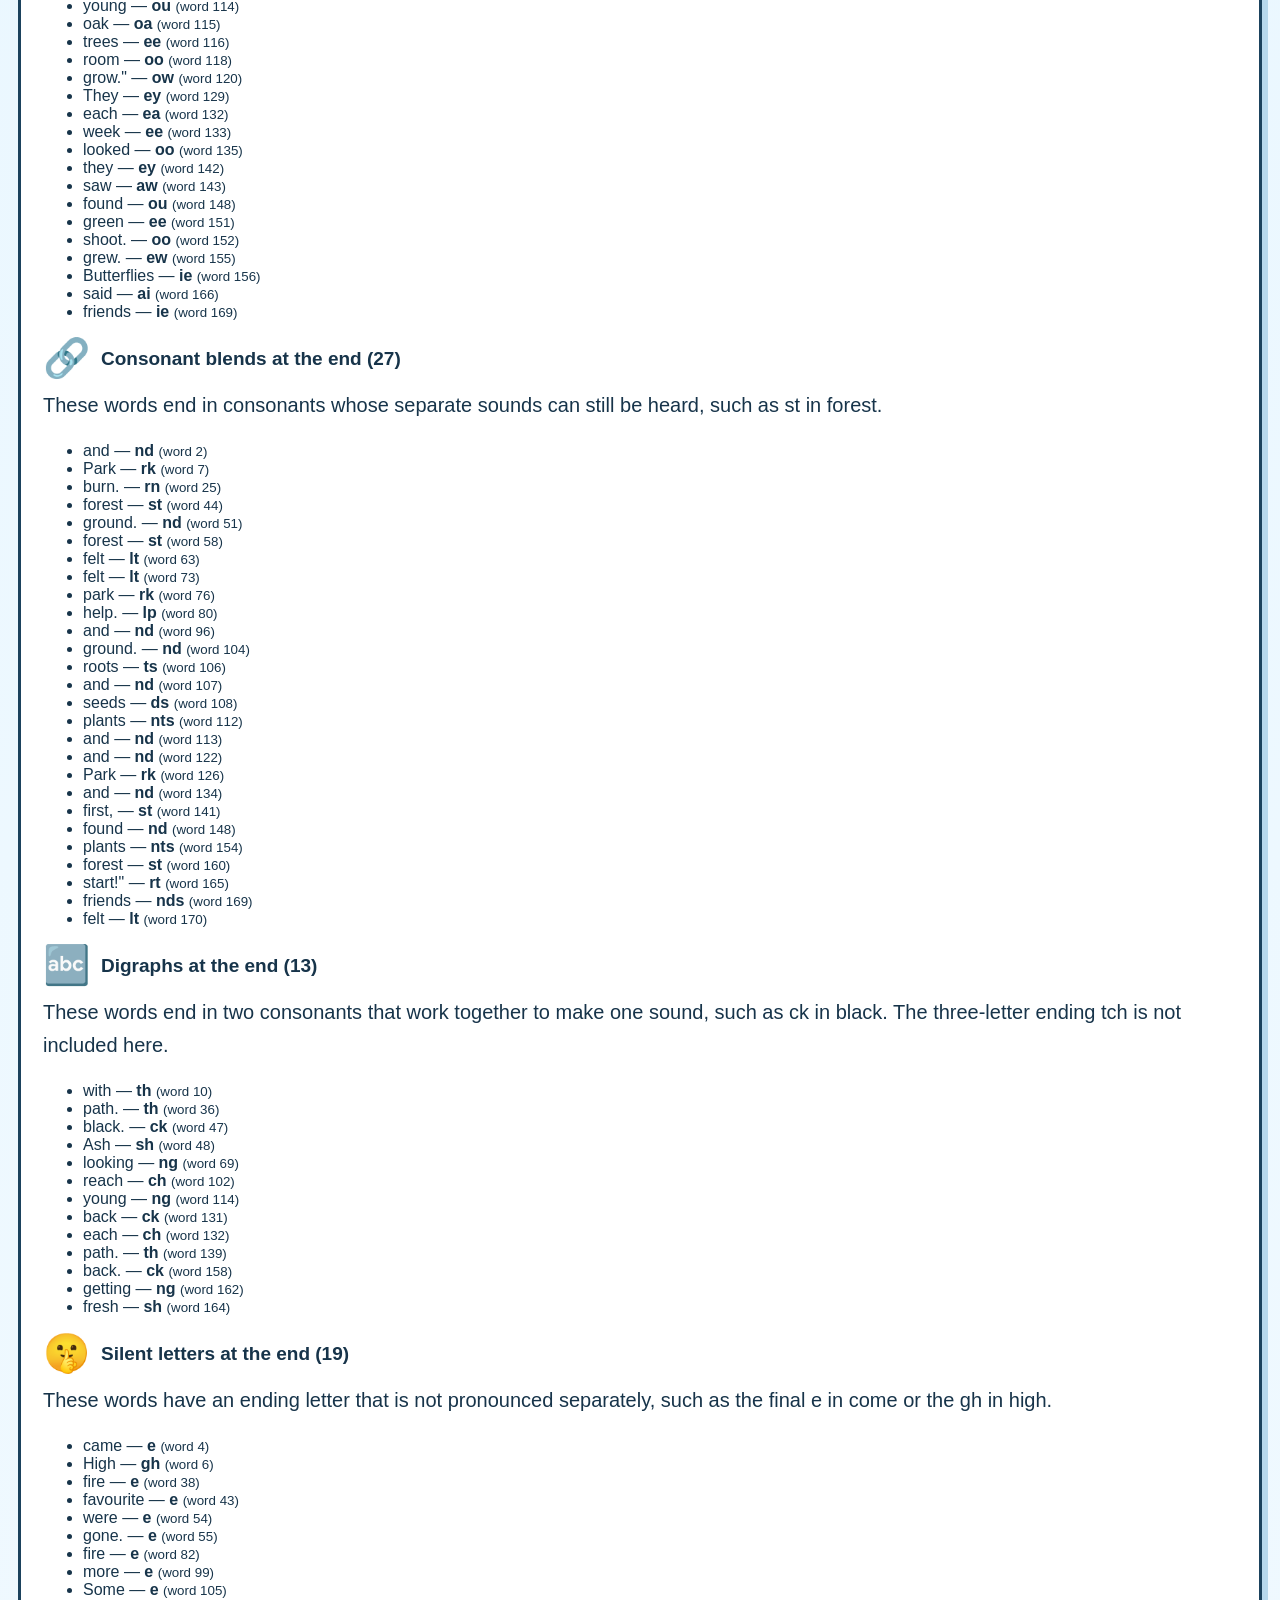
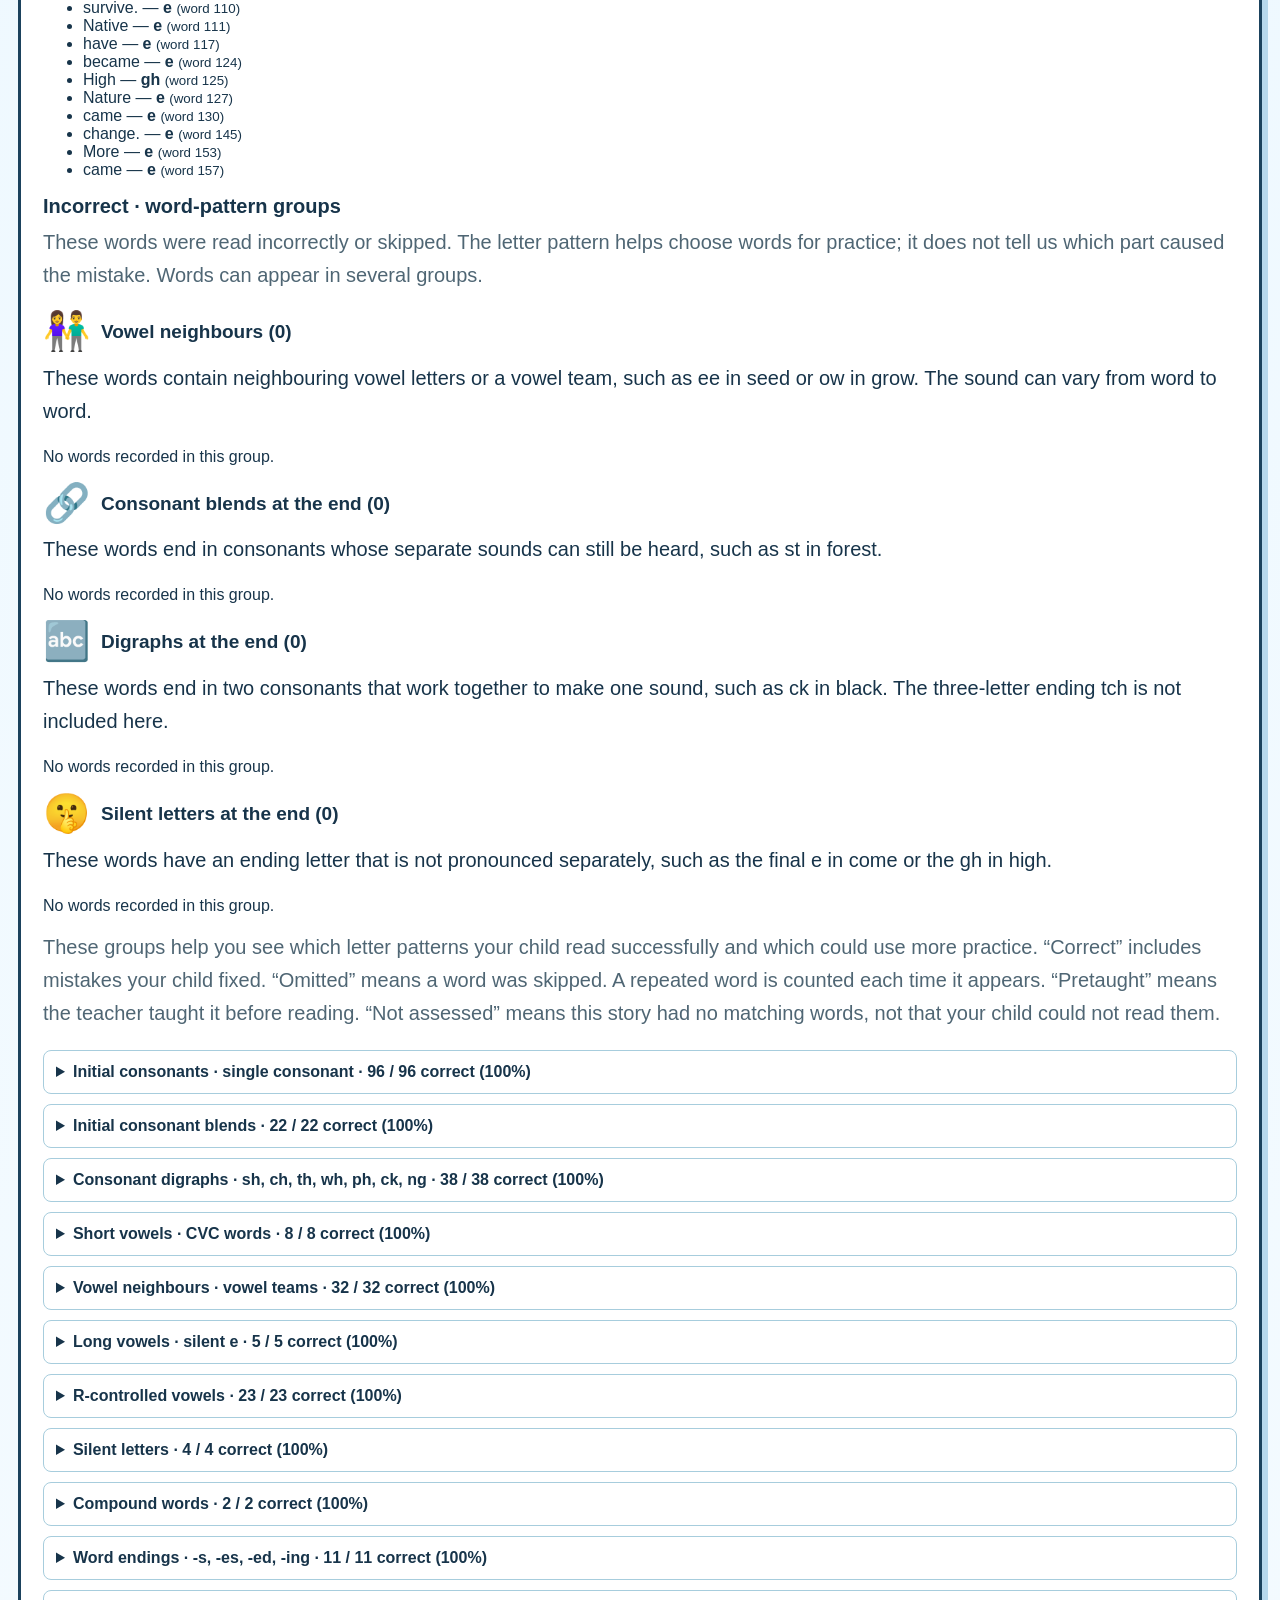
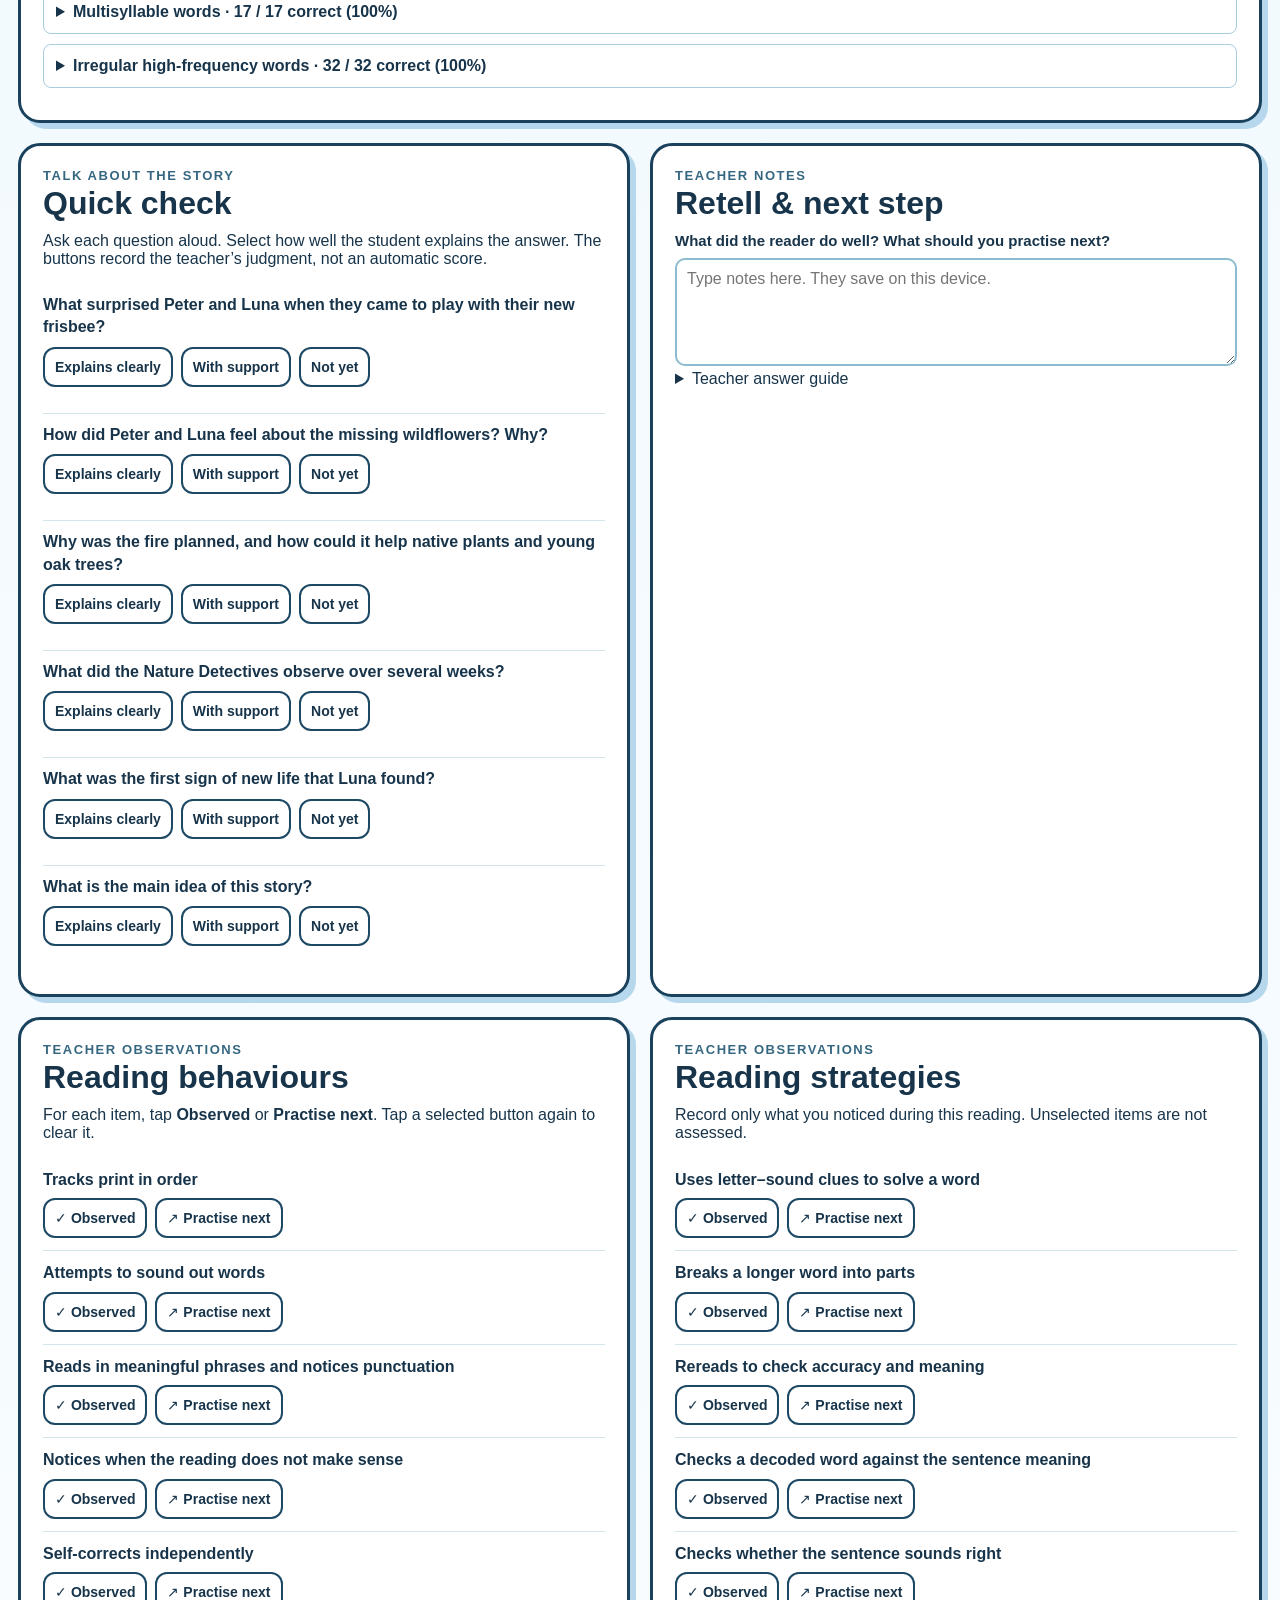
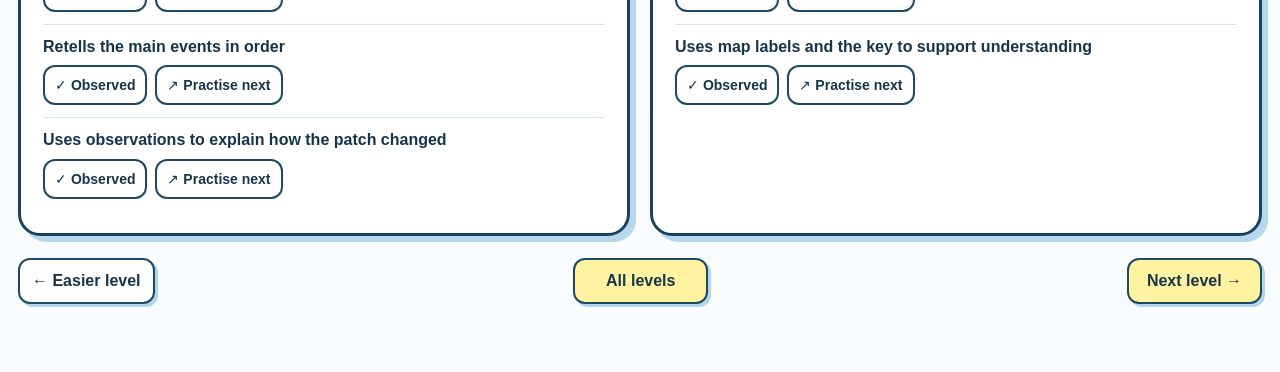
<file: Level1.html>
<!doctype html>
<html lang="en">
<head>
  <meta charset="utf-8"><meta name="viewport" content="width=device-width, initial-scale=1">
  <meta name="theme-color" content="#dceffd">
  <title>RiverReader2 | The Mystery of the Black Forest · Pathway</title>
  <link rel="stylesheet" href="styles.css?v=levels-cvc-g5-1">
</head>
<body data-page="reader" data-level="1">
  <main id="app" class="app-shell"></main>
  <script src="stories.js?v=levels-cvc-g5-1"></script><script src="app.js?v=levels-cvc-g5-1"></script>
</body>
</html>
</file>
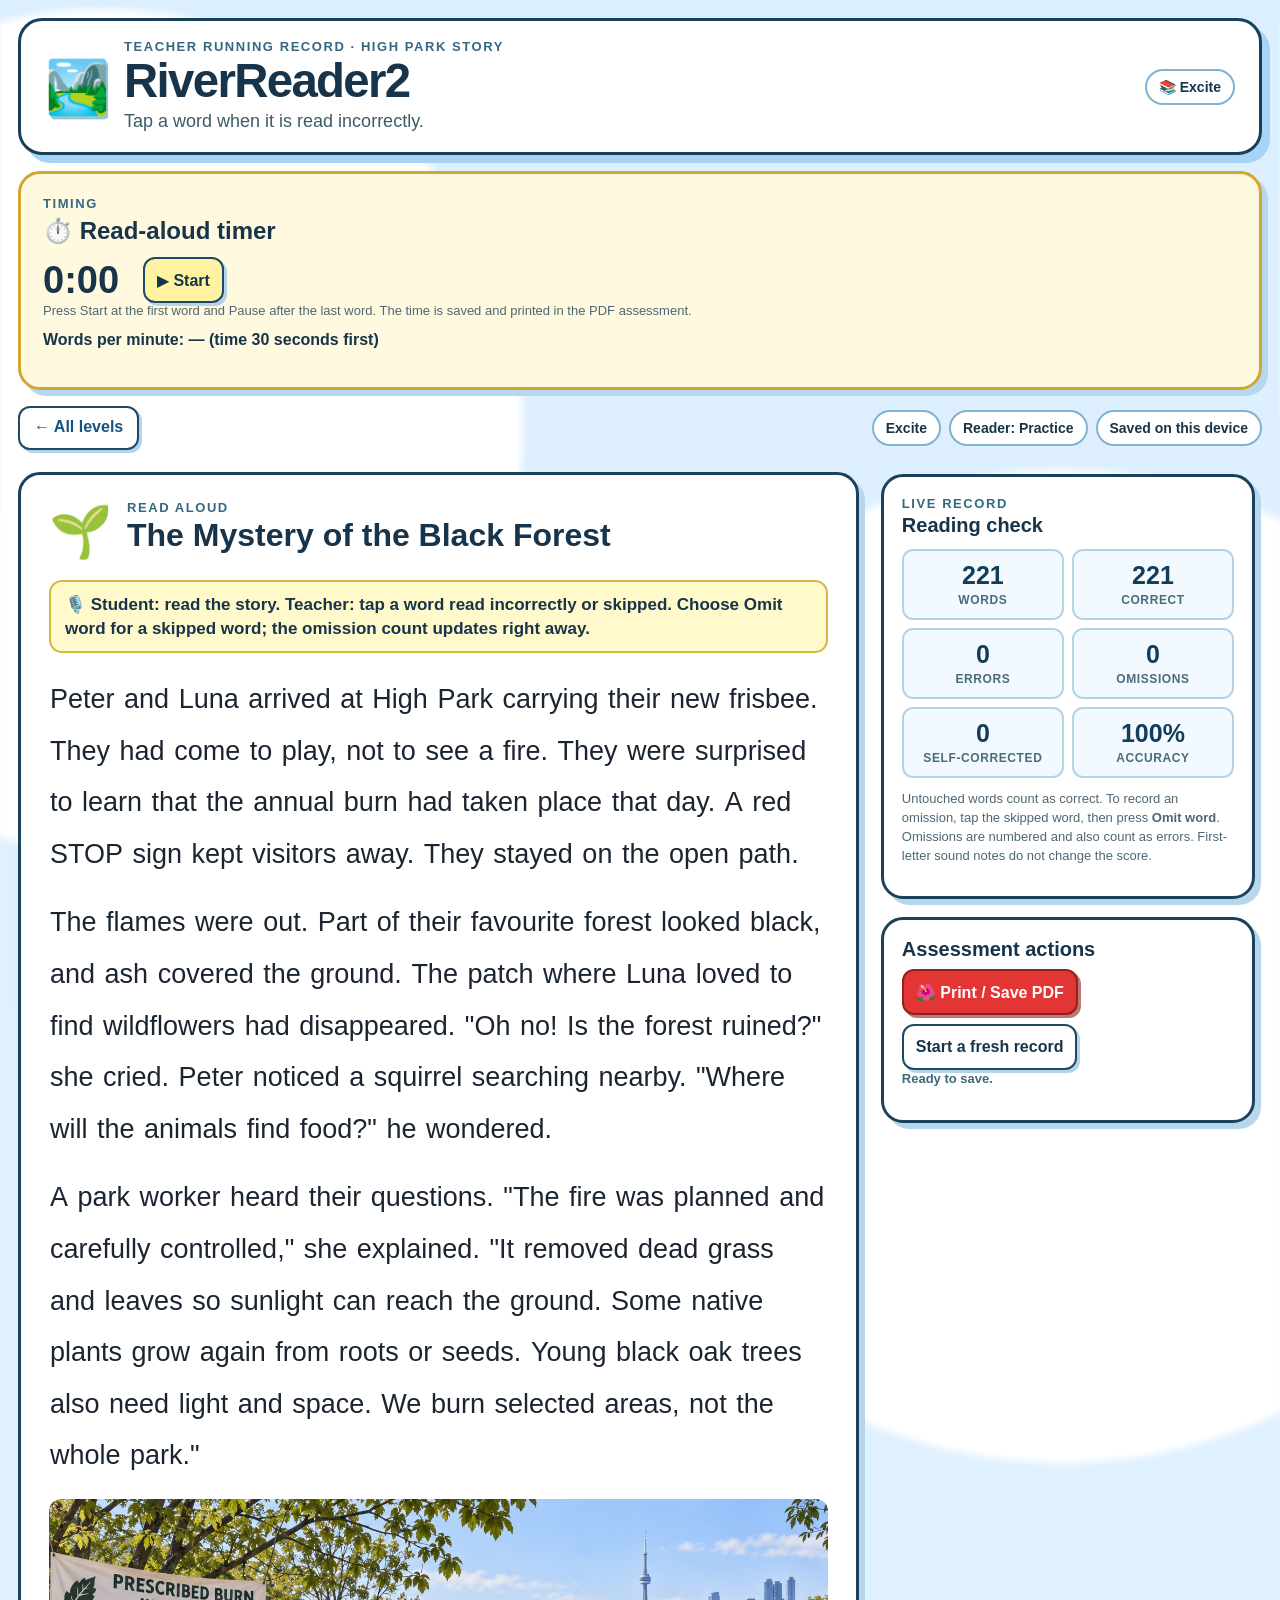
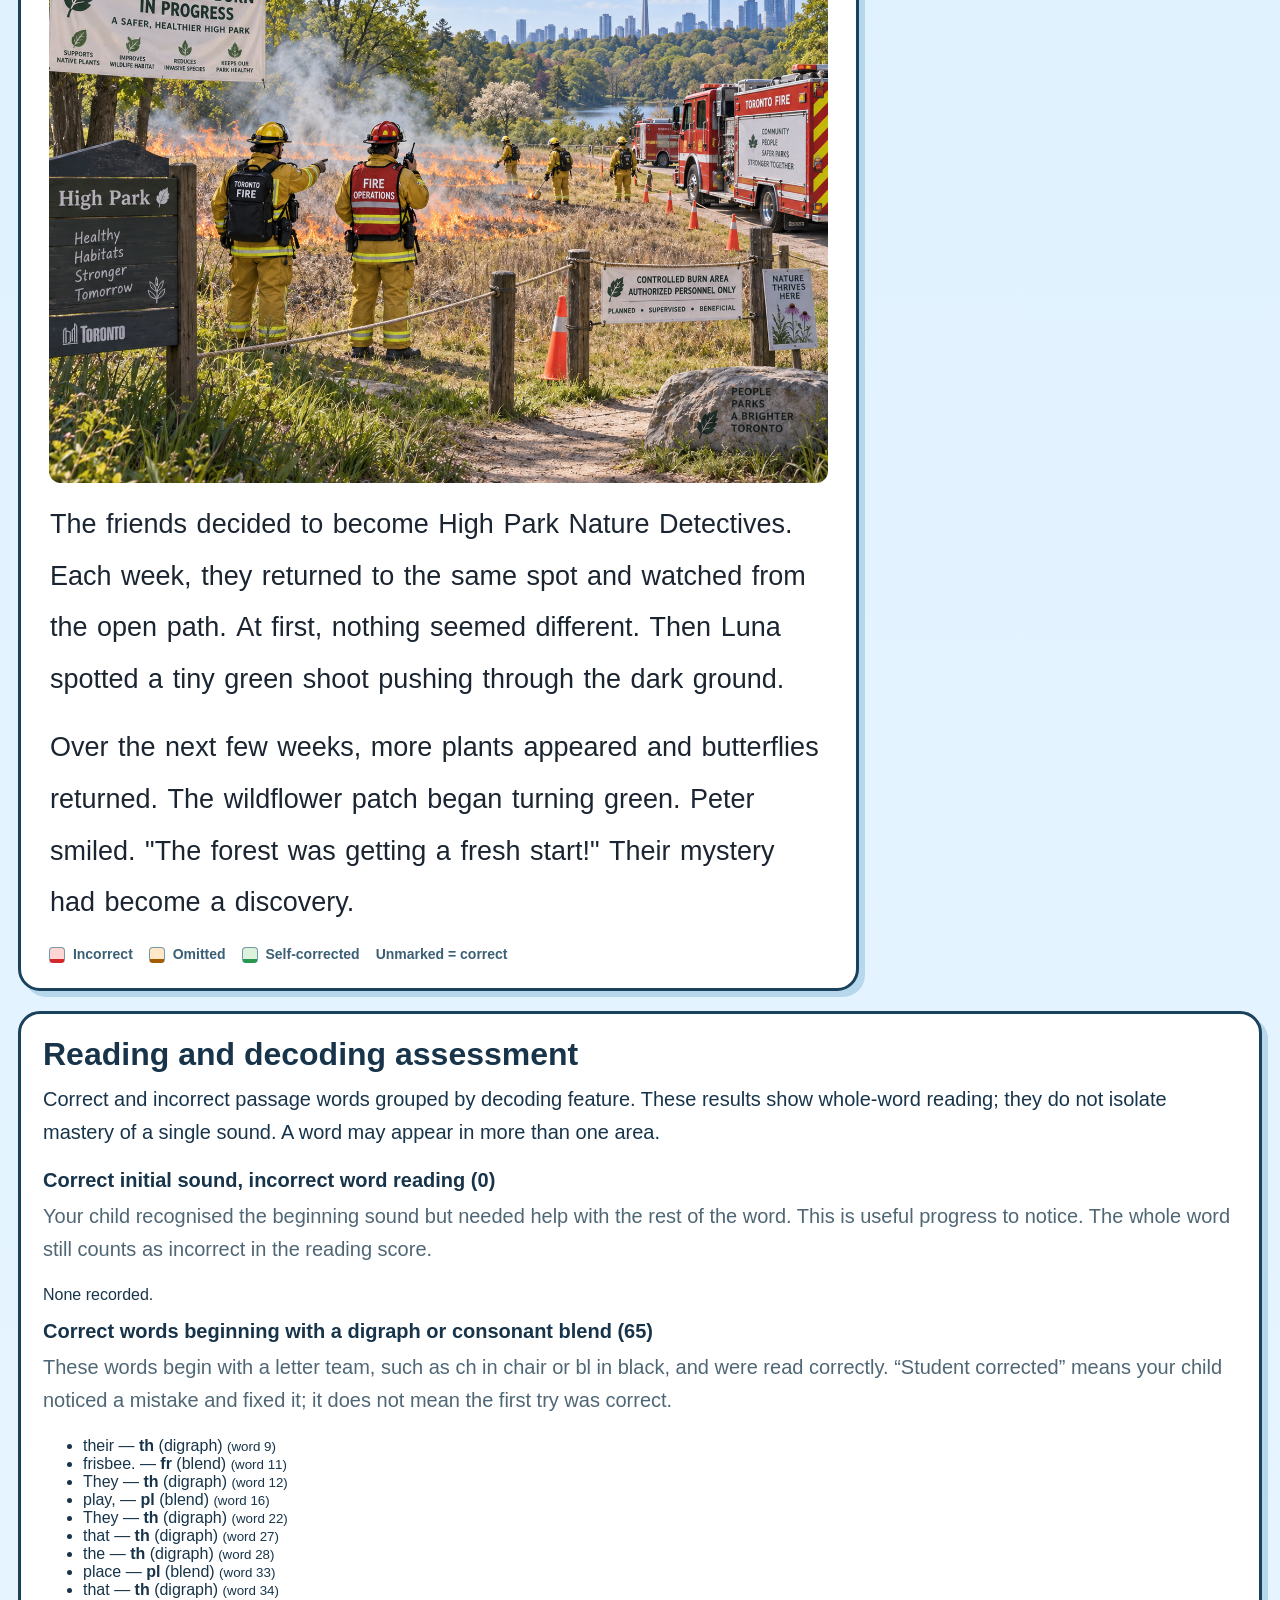
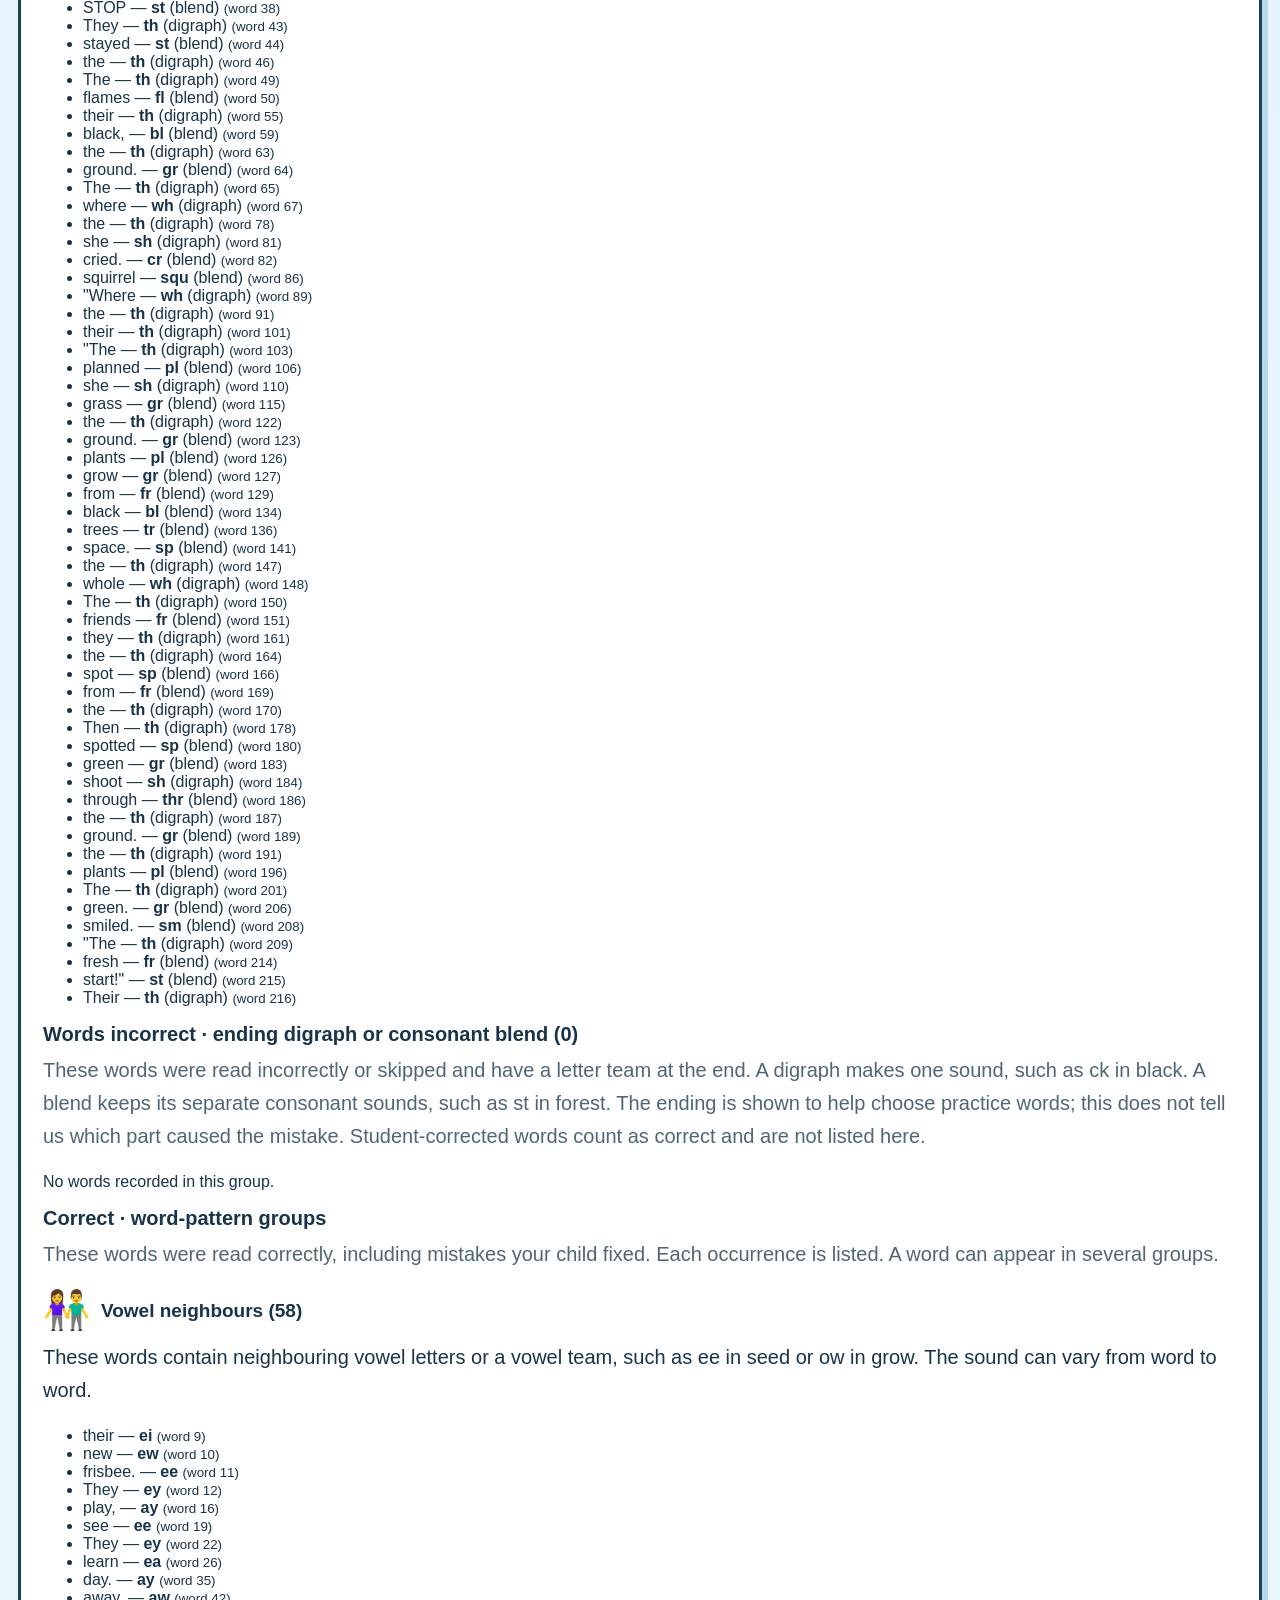
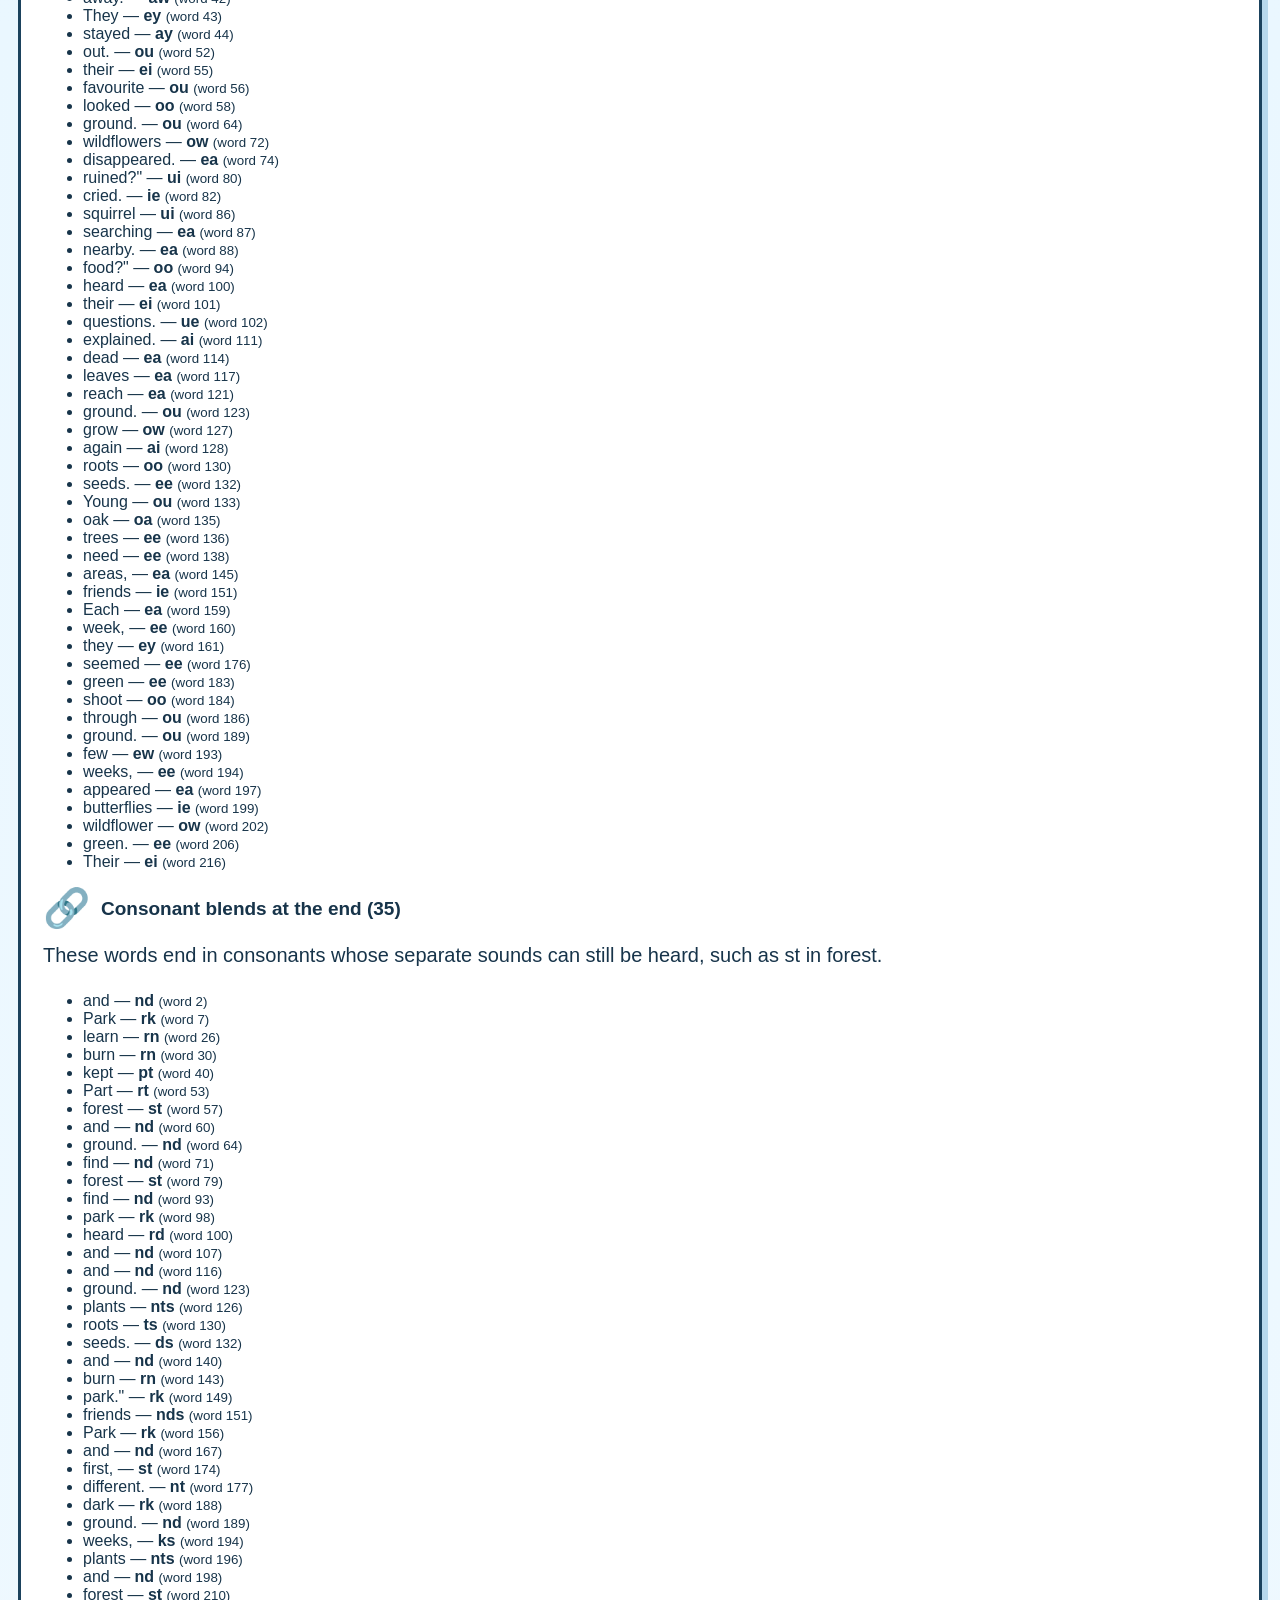
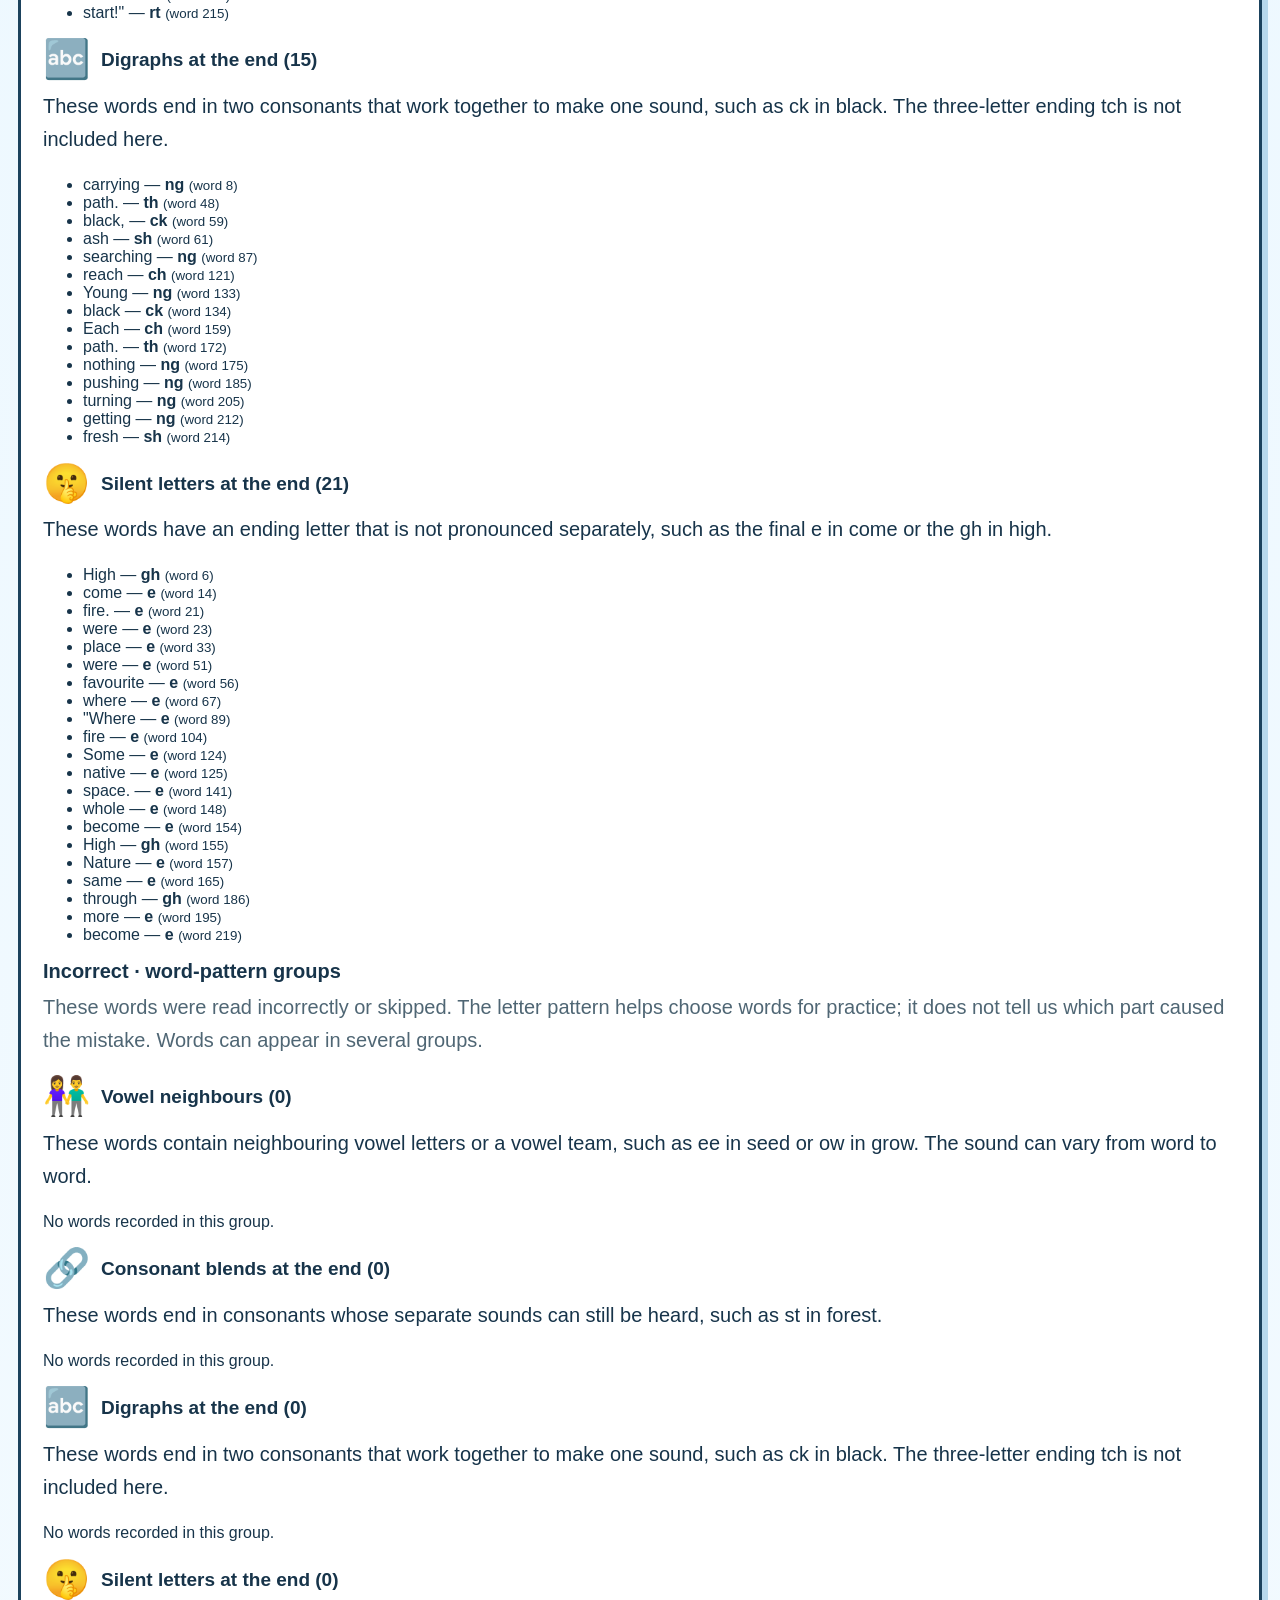
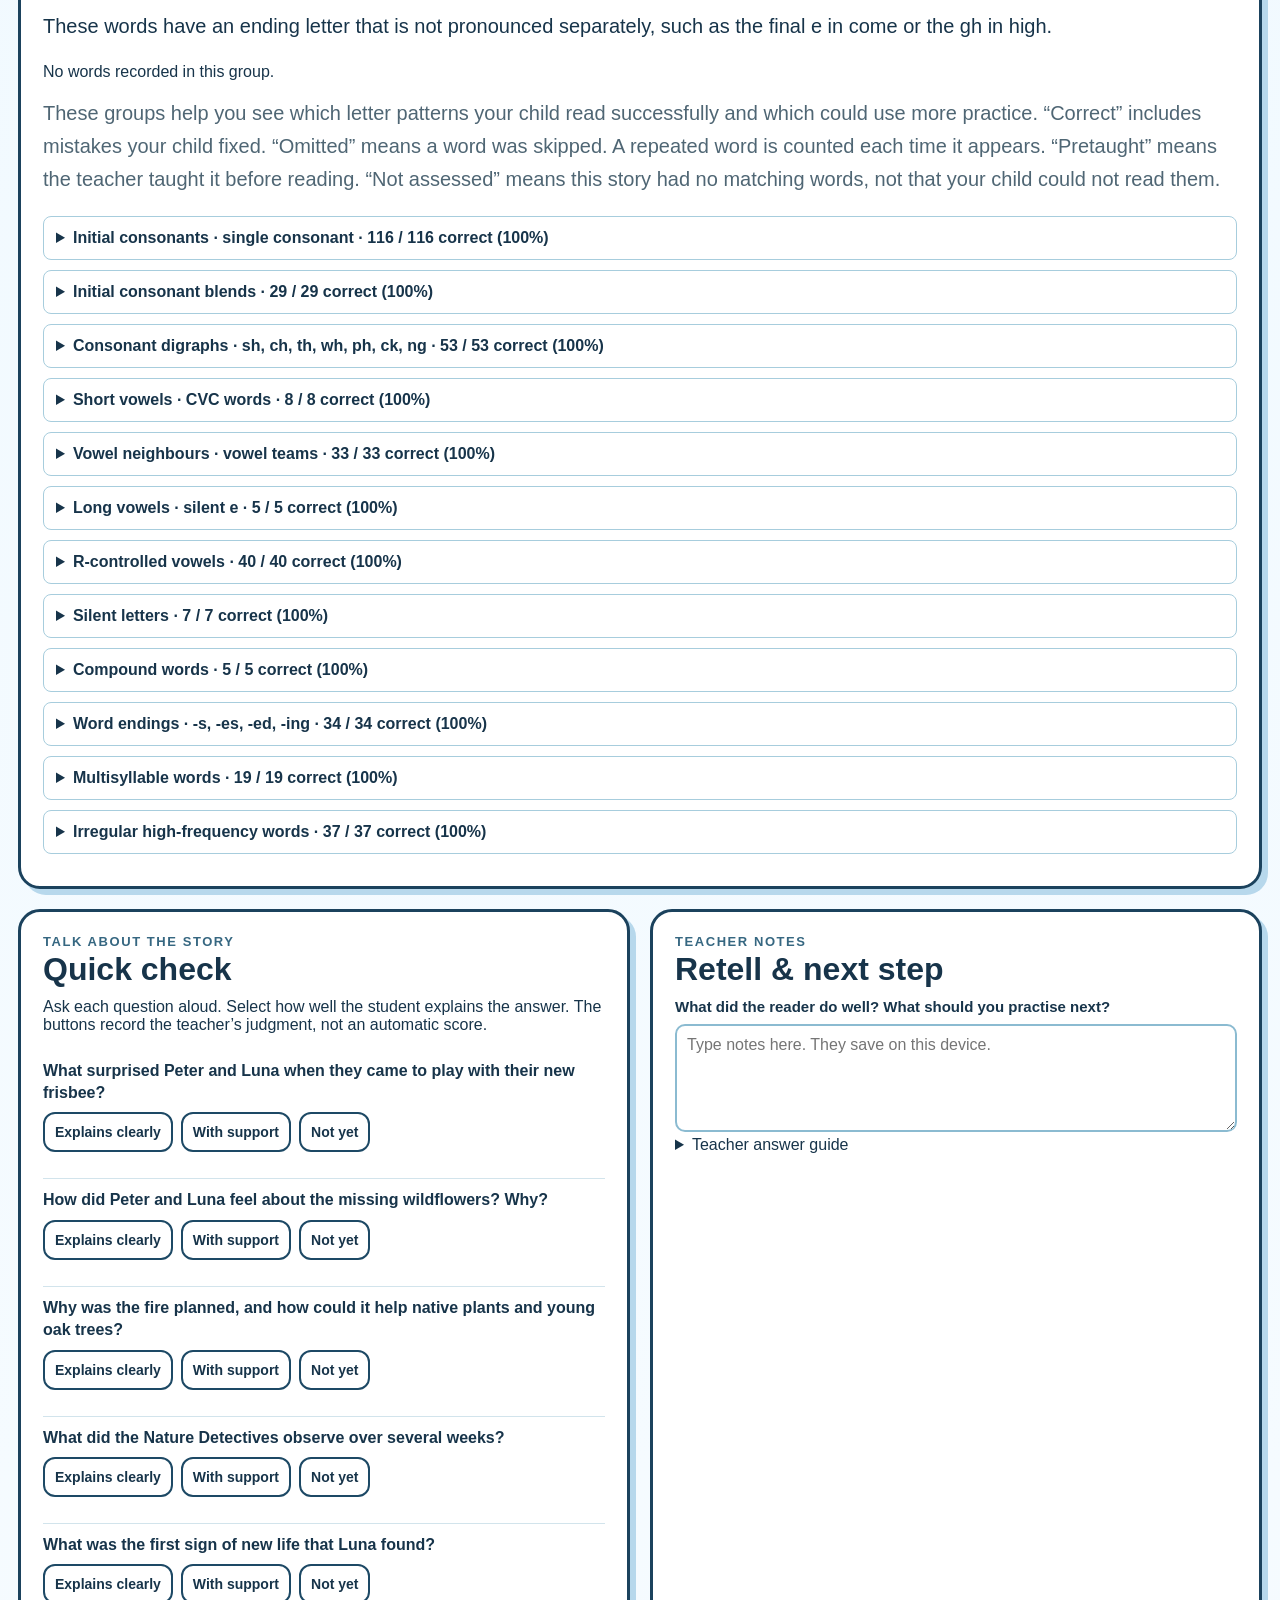
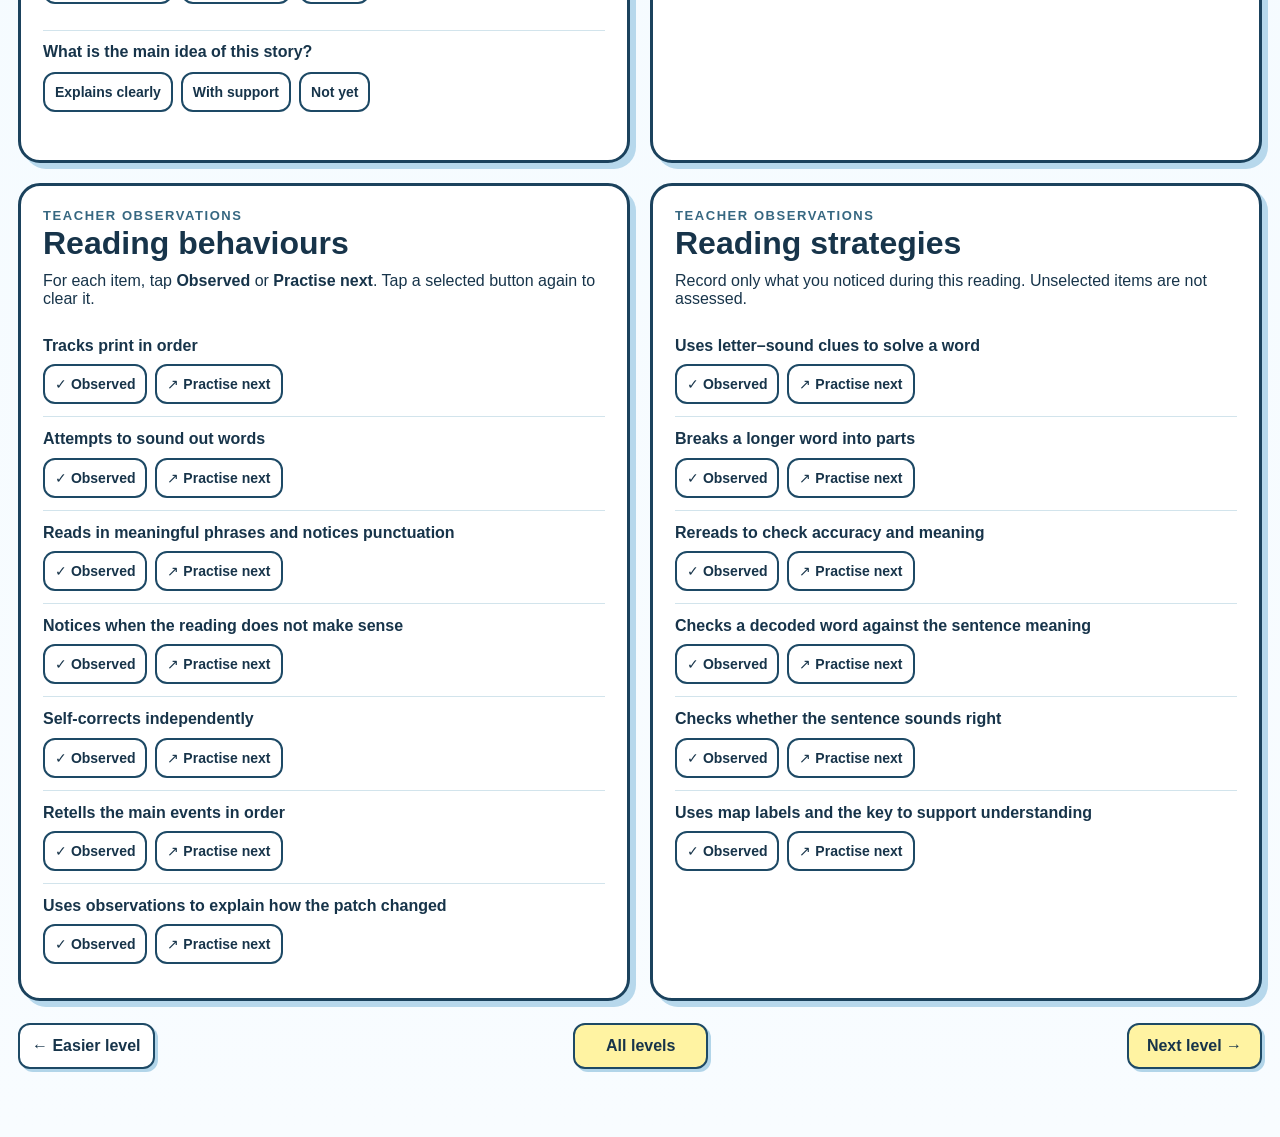
<file: Level2.html>
<!doctype html>
<html lang="en">
<head>
  <meta charset="utf-8"><meta name="viewport" content="width=device-width, initial-scale=1">
  <meta name="theme-color" content="#dceffd">
  <title>RiverReader2 | The Mystery of the Black Forest · Excite</title>
  <link rel="stylesheet" href="styles.css?v=levels-cvc-g5-1">
</head>
<body data-page="reader" data-level="2">
  <main id="app" class="app-shell"></main>
  <script src="stories.js?v=levels-cvc-g5-1"></script><script src="app.js?v=levels-cvc-g5-1"></script>
</body>
</html>
</file>
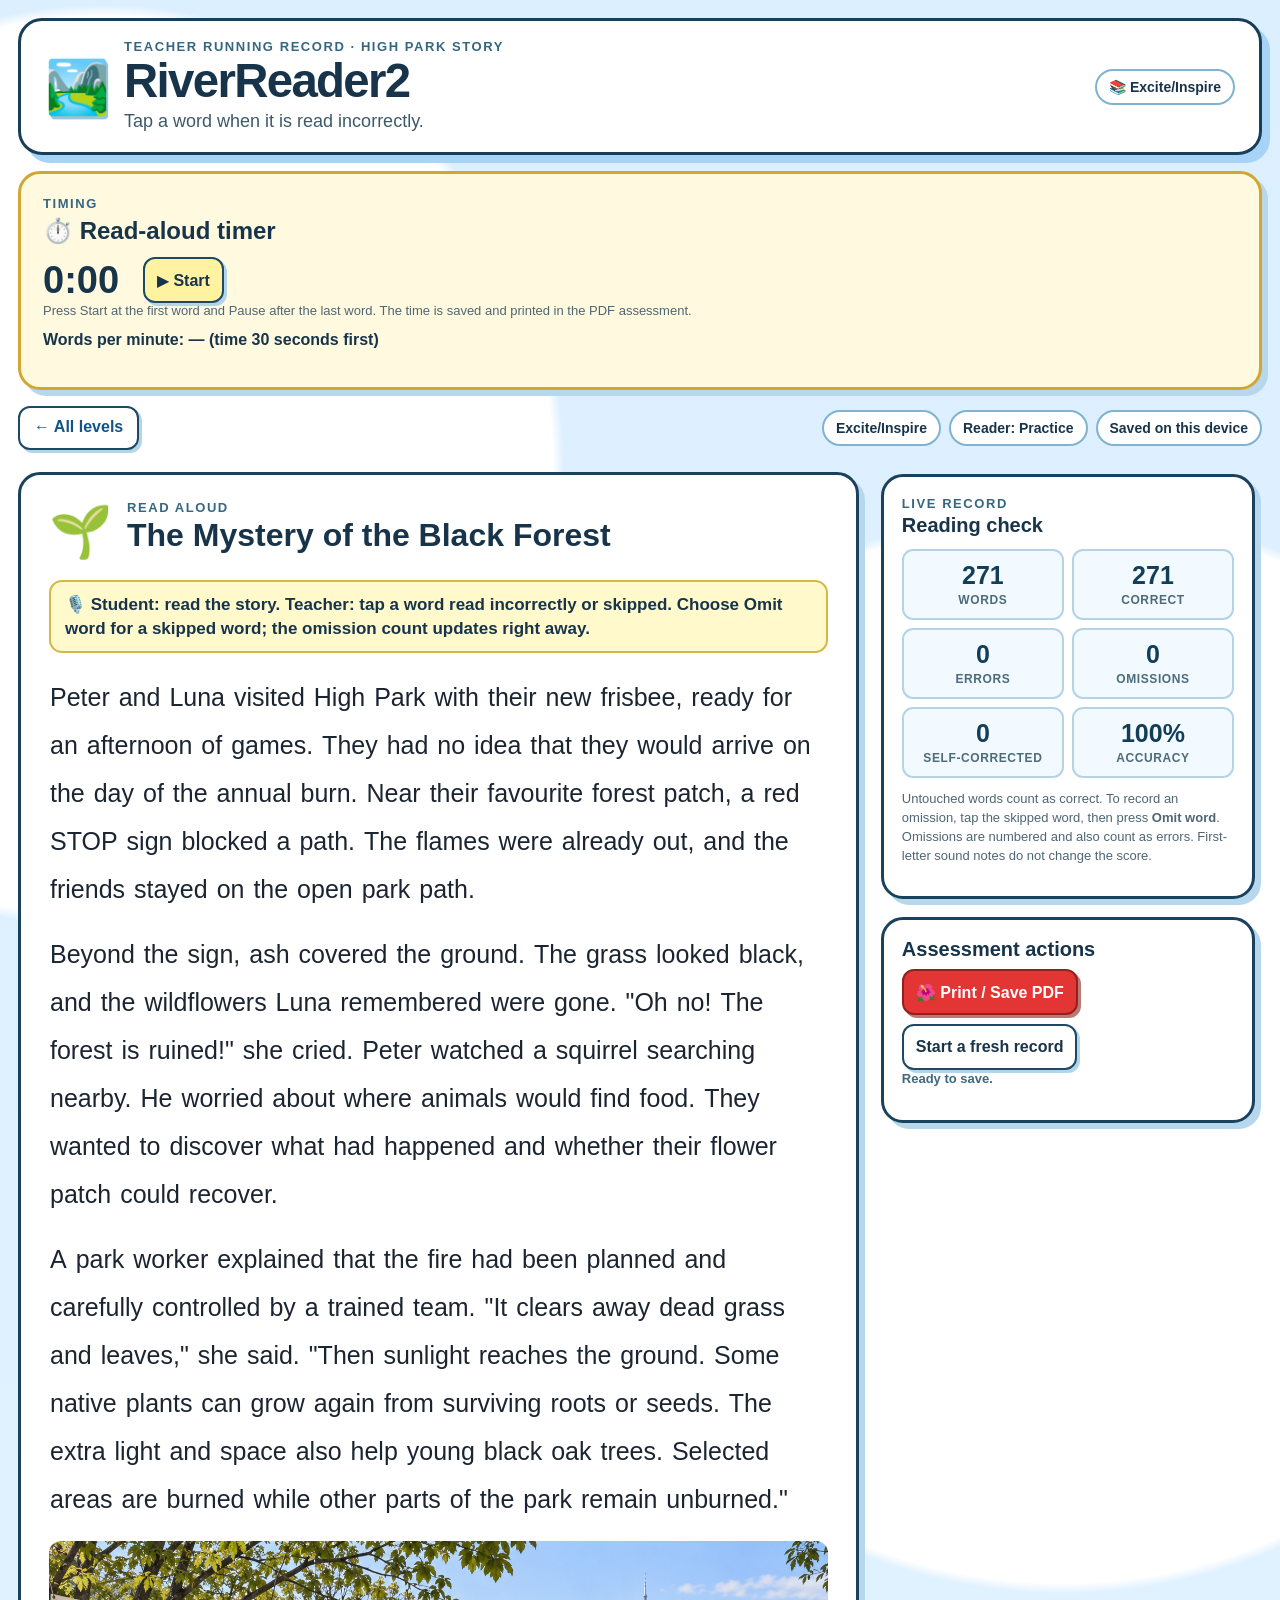
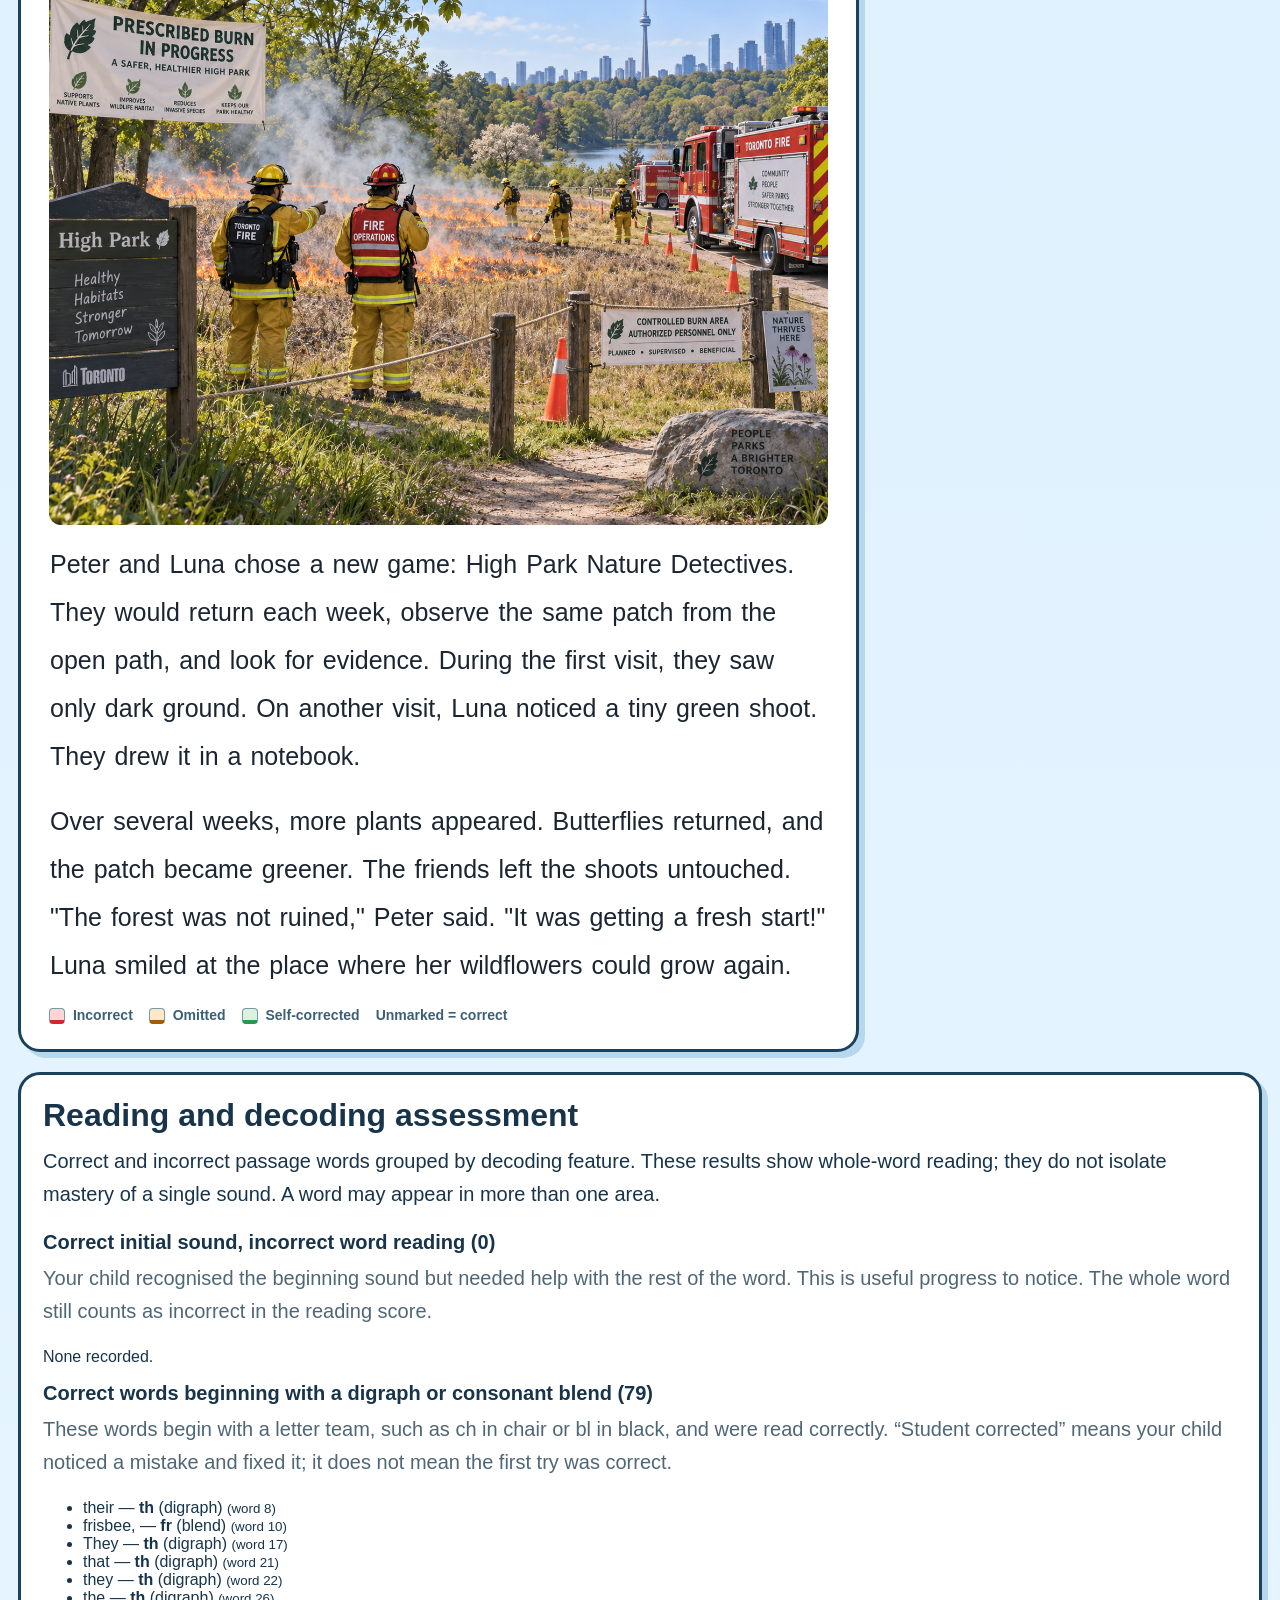
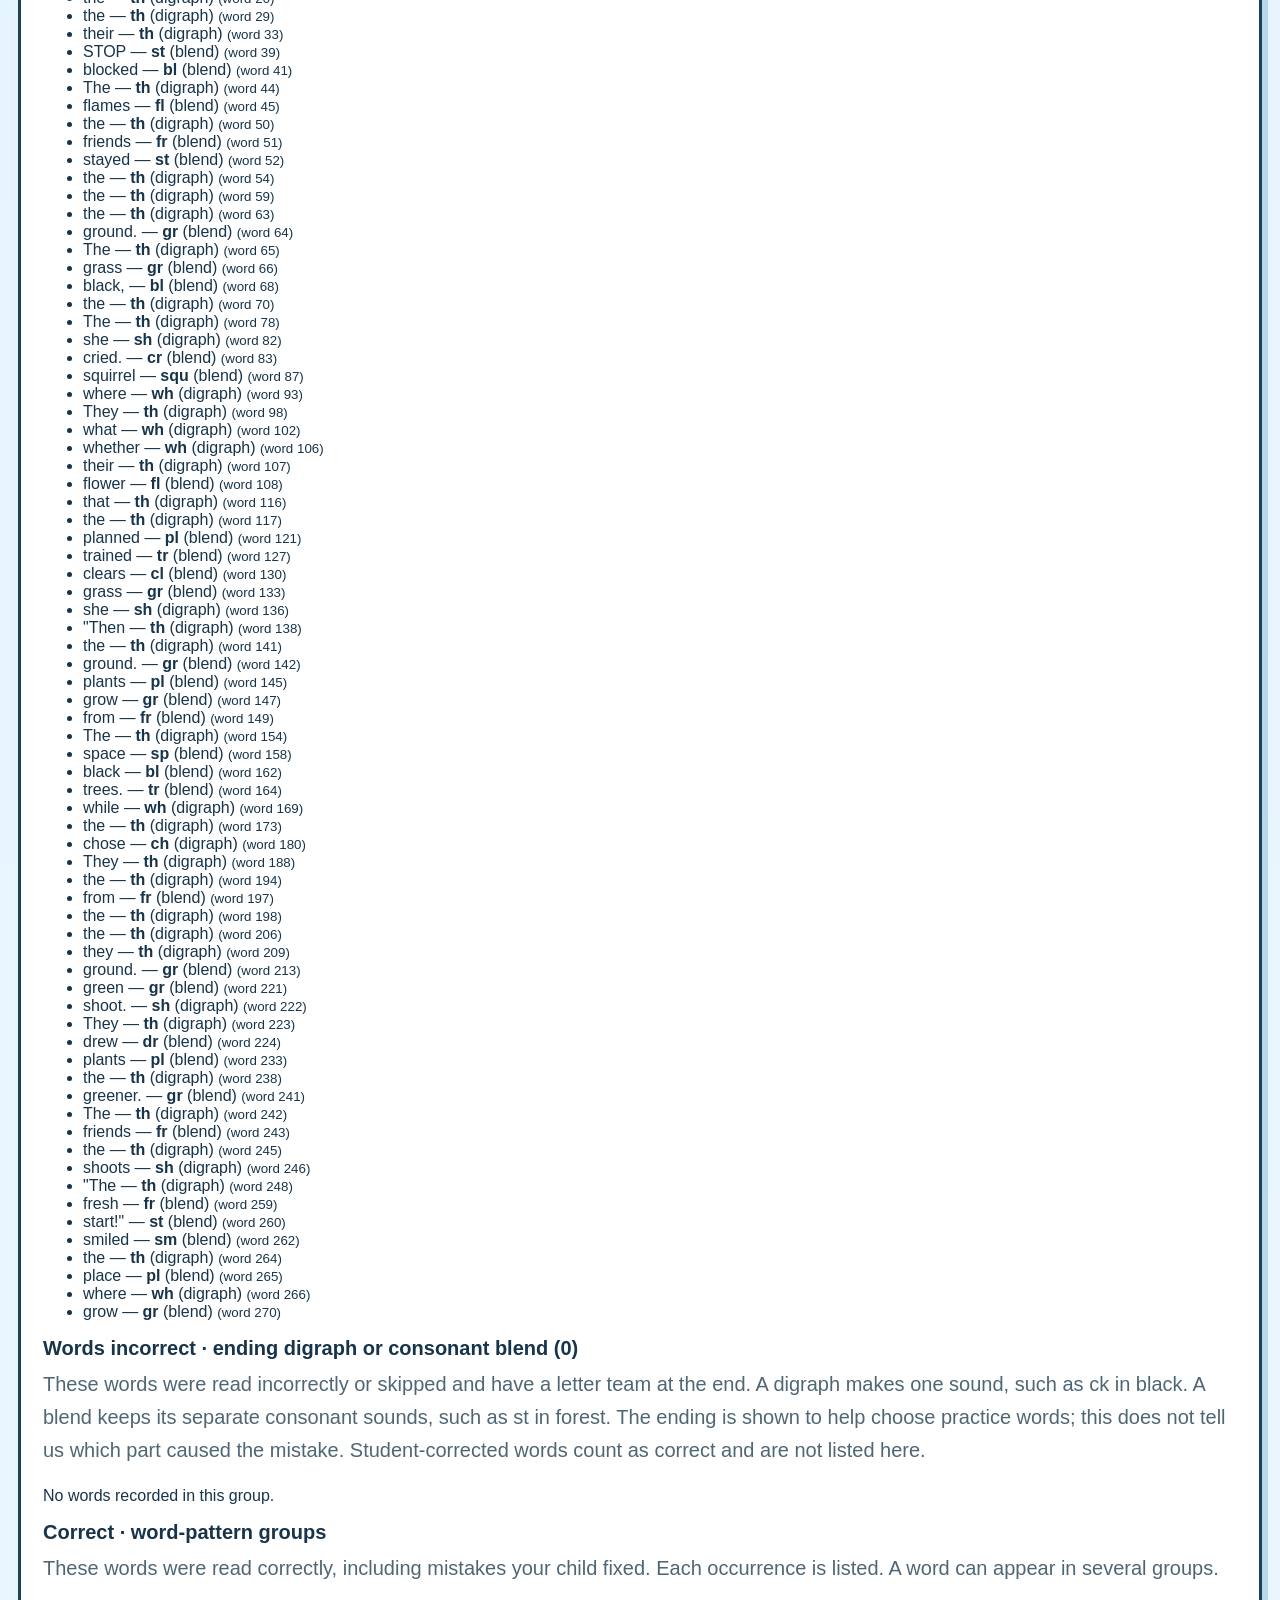
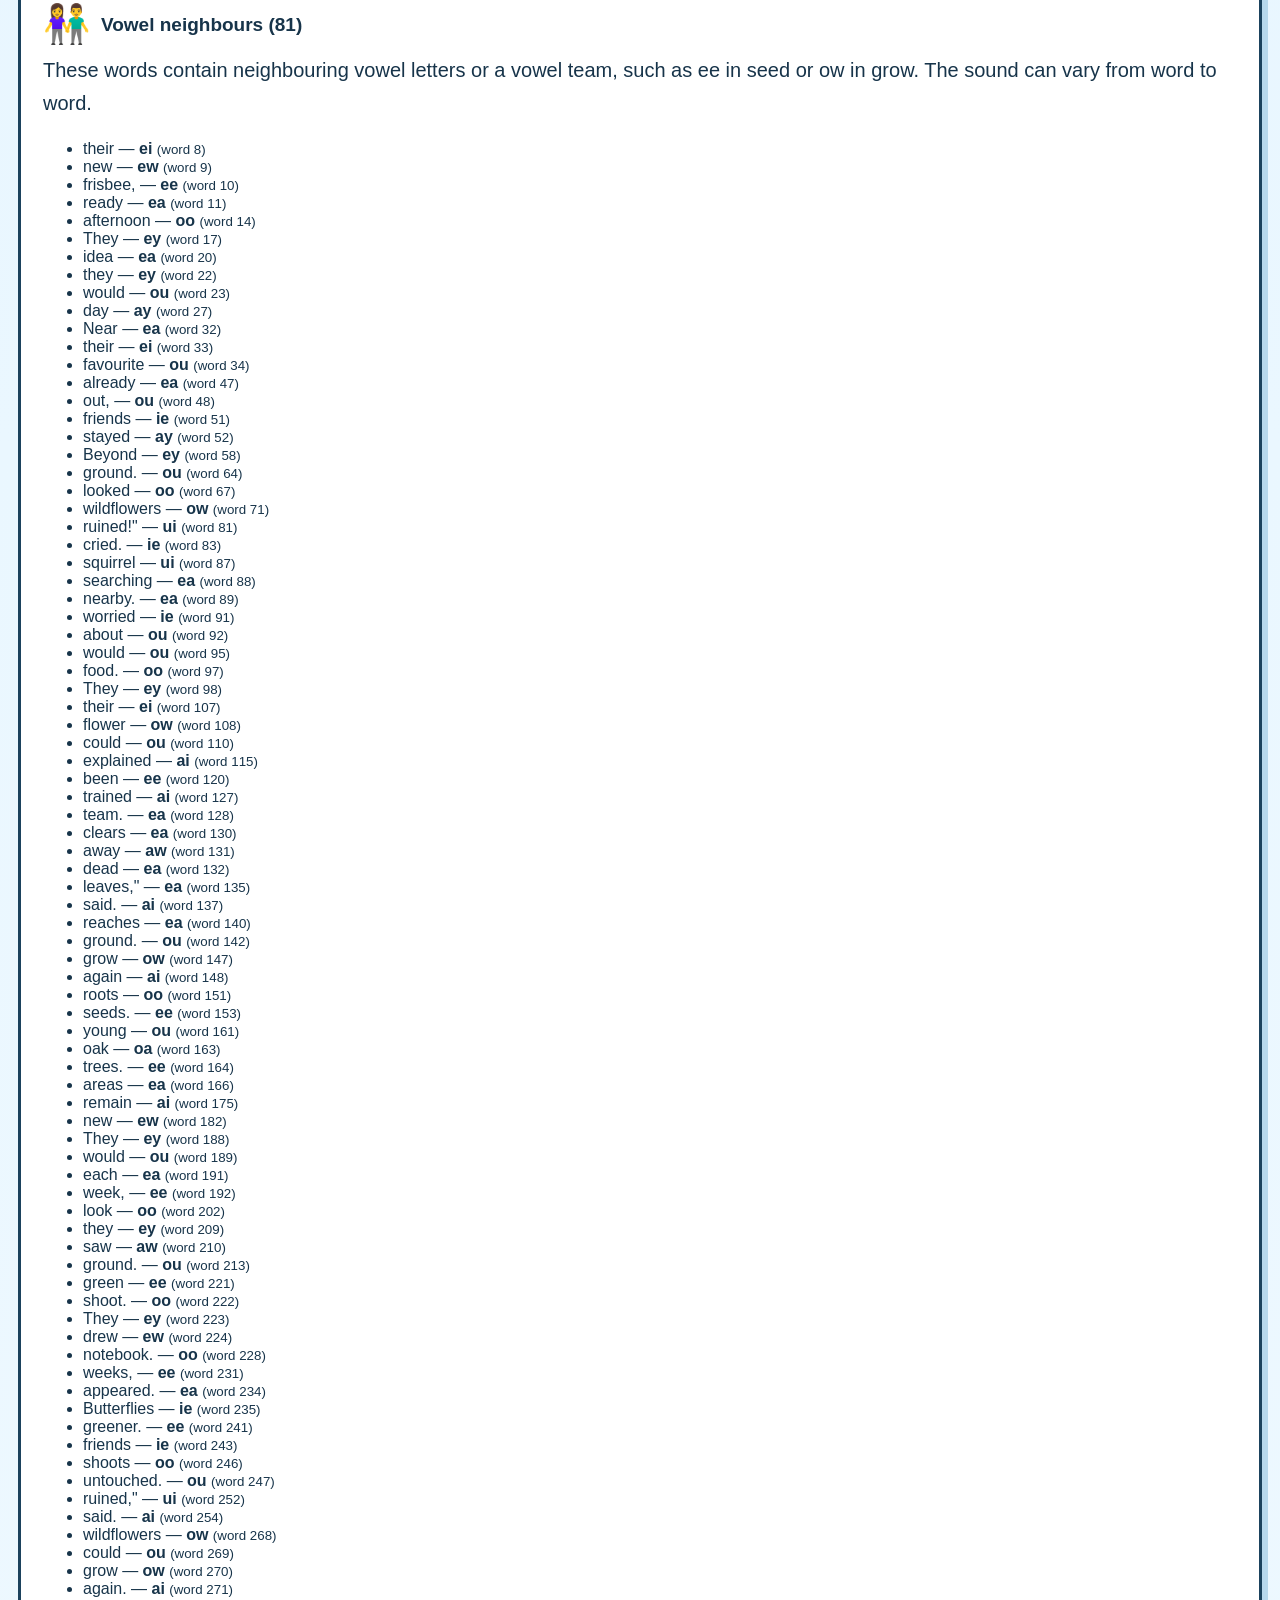
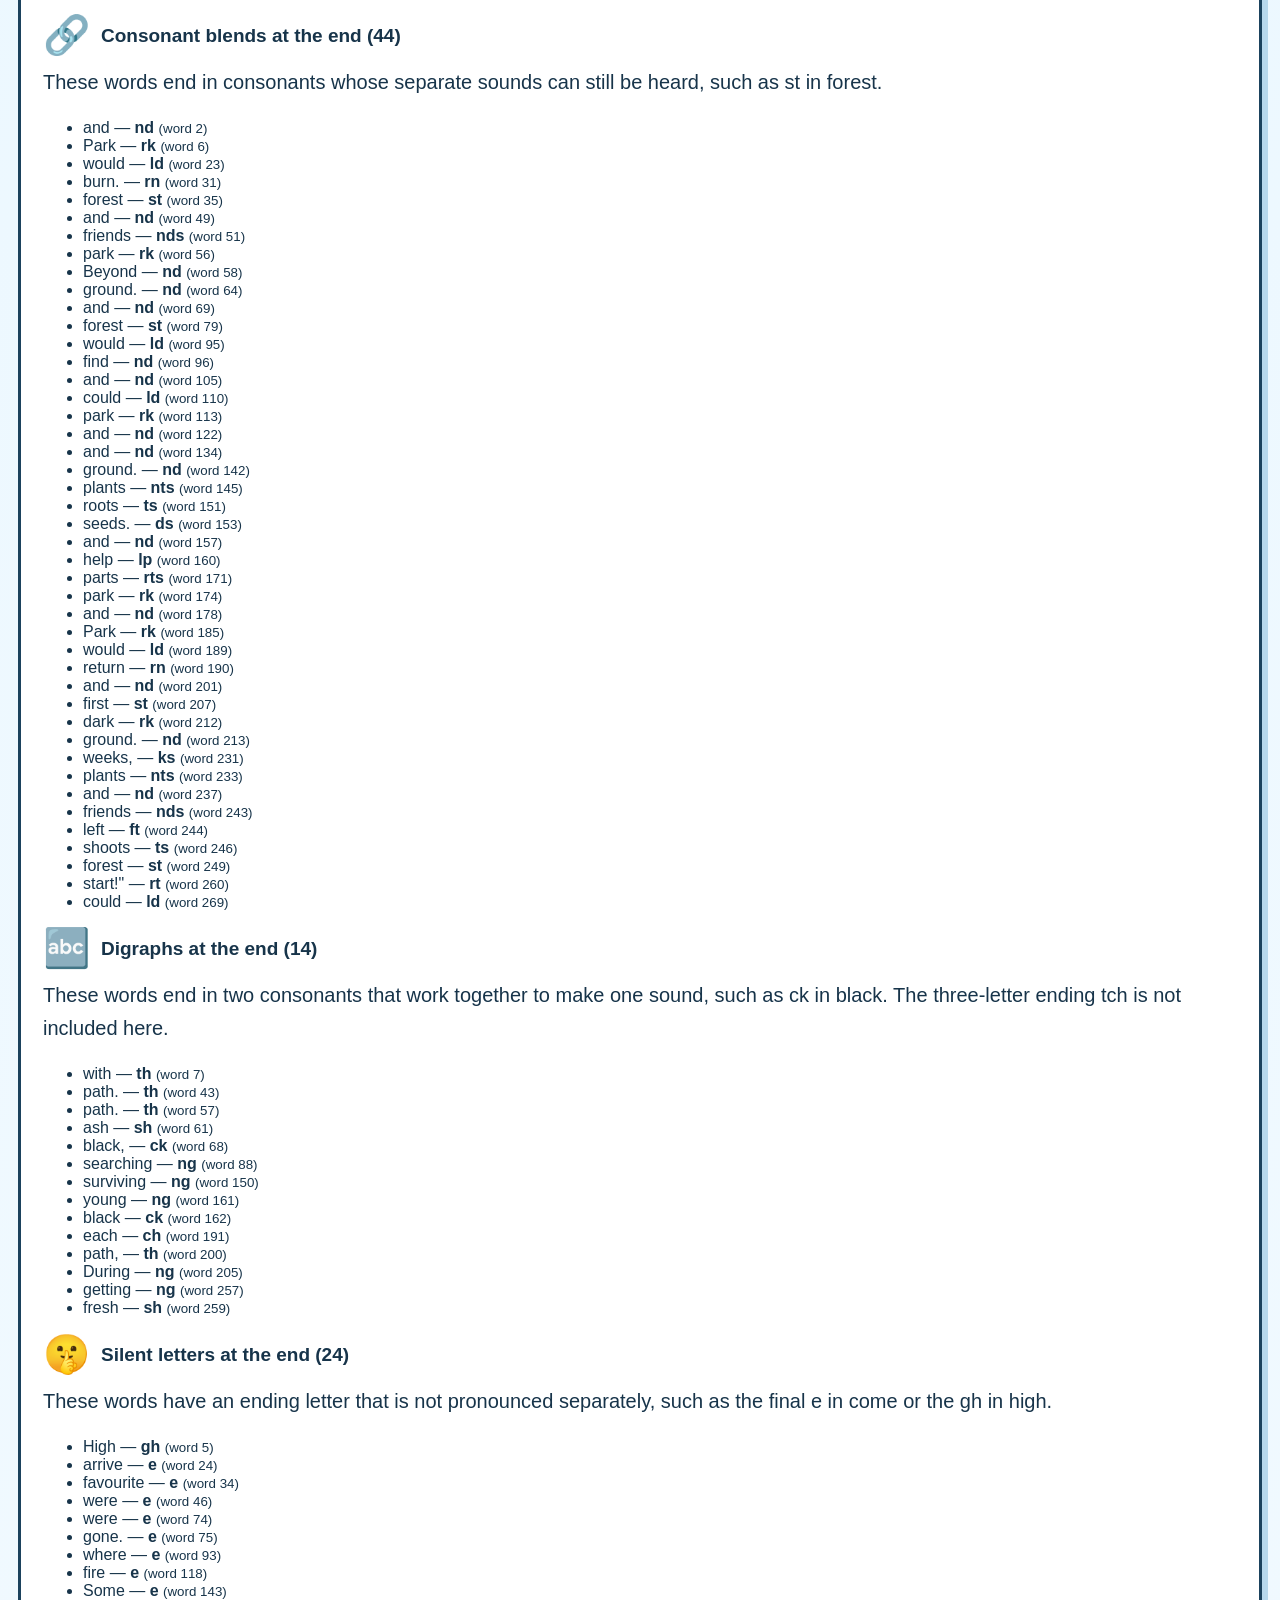
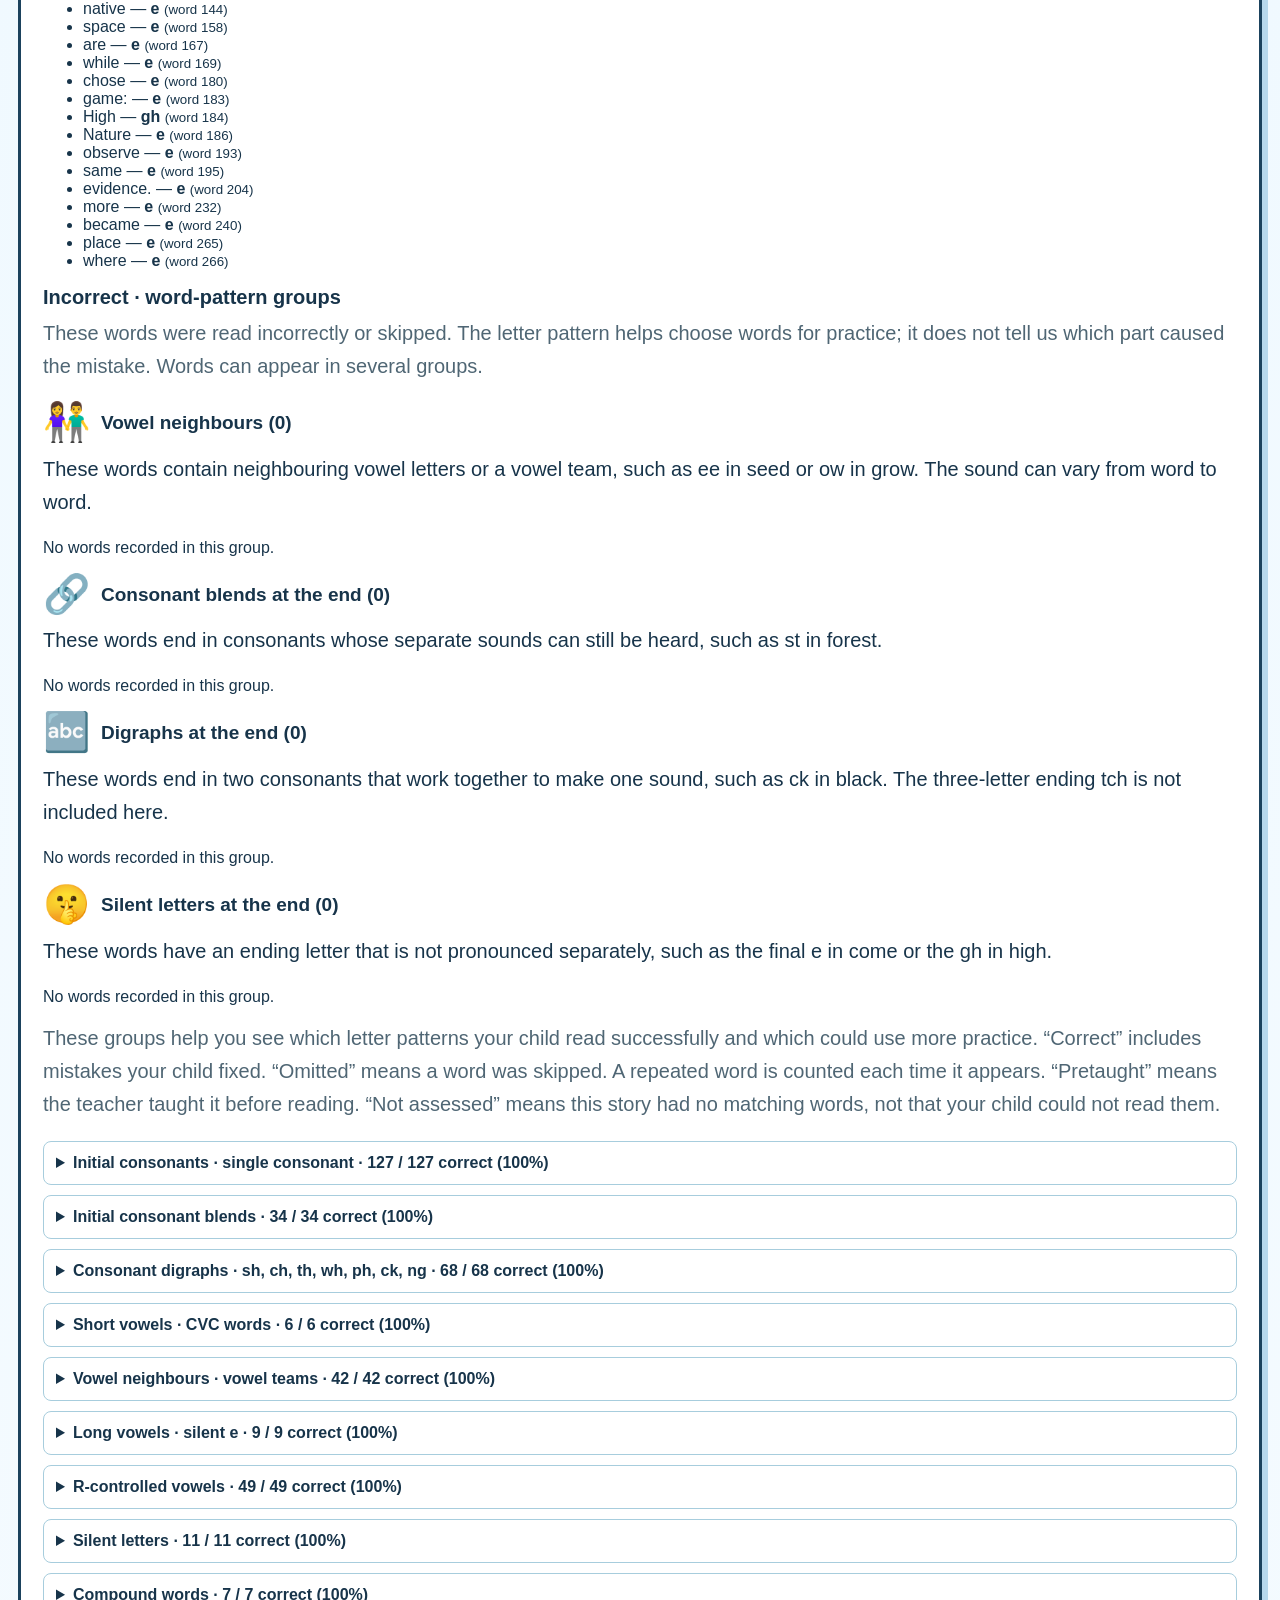
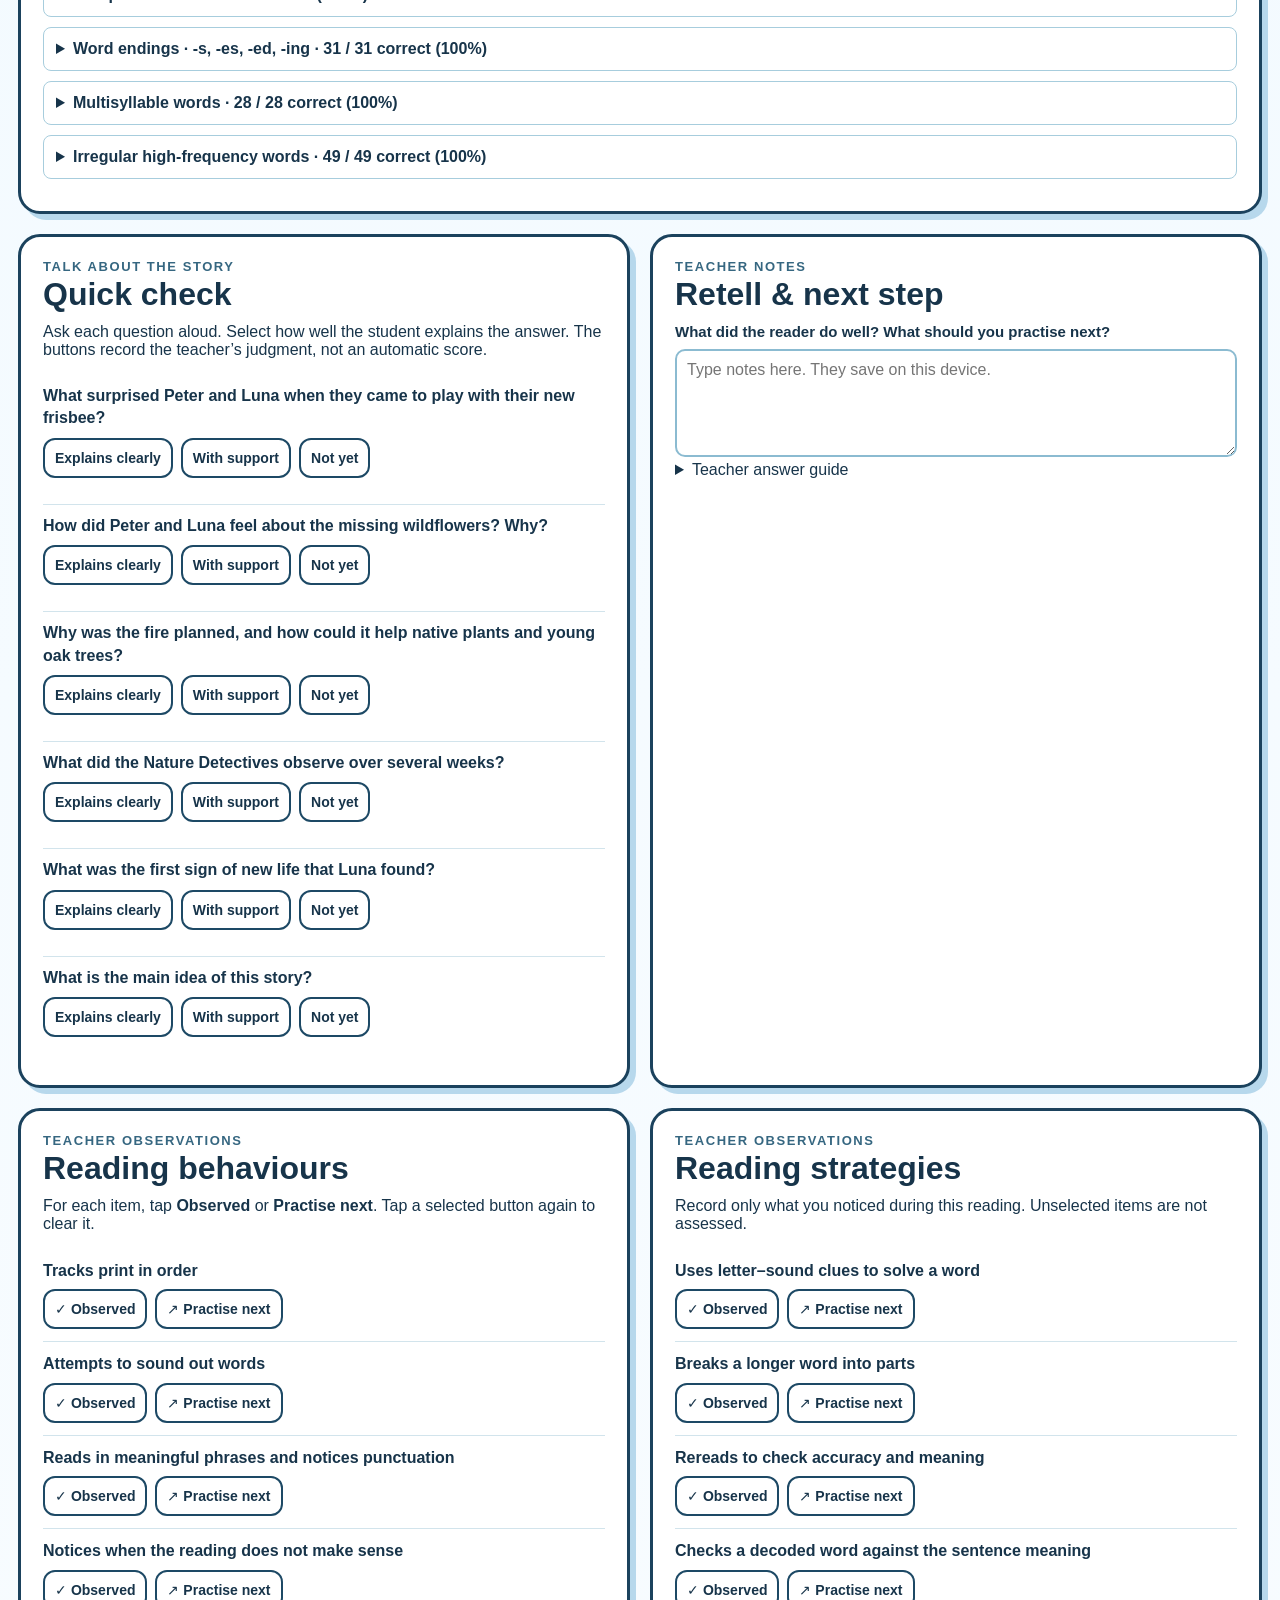
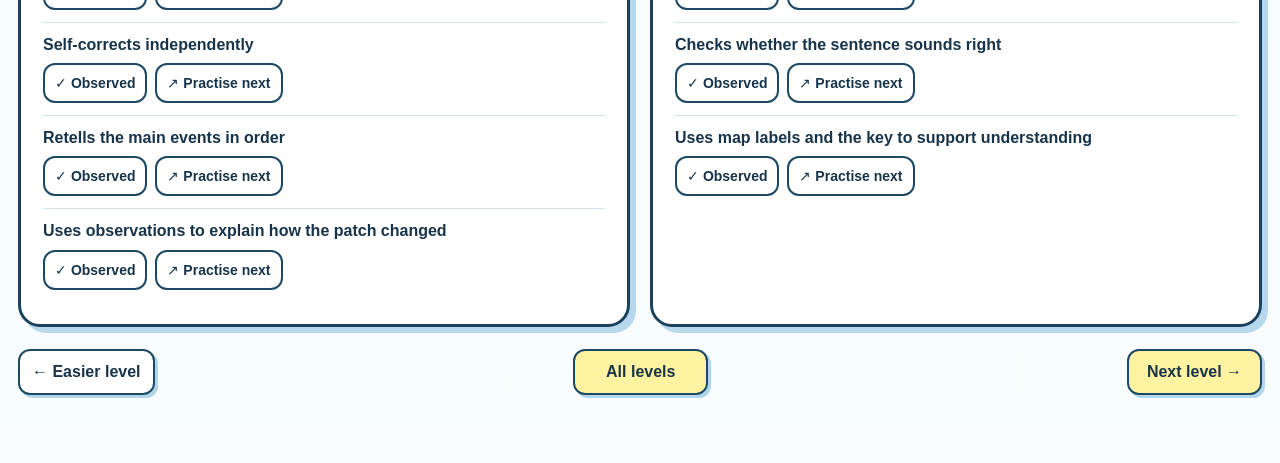
<file: Level3.html>
<!doctype html>
<html lang="en">
<head>
  <meta charset="utf-8"><meta name="viewport" content="width=device-width, initial-scale=1">
  <meta name="theme-color" content="#dceffd">
  <title>RiverReader2 | The Mystery of the Black Forest · Excite/Inspire</title>
  <link rel="stylesheet" href="styles.css?v=levels-cvc-g5-1">
</head>
<body data-page="reader" data-level="3">
  <main id="app" class="app-shell"></main>
  <script src="stories.js?v=levels-cvc-g5-1"></script><script src="app.js?v=levels-cvc-g5-1"></script>
</body>
</html>
</file>
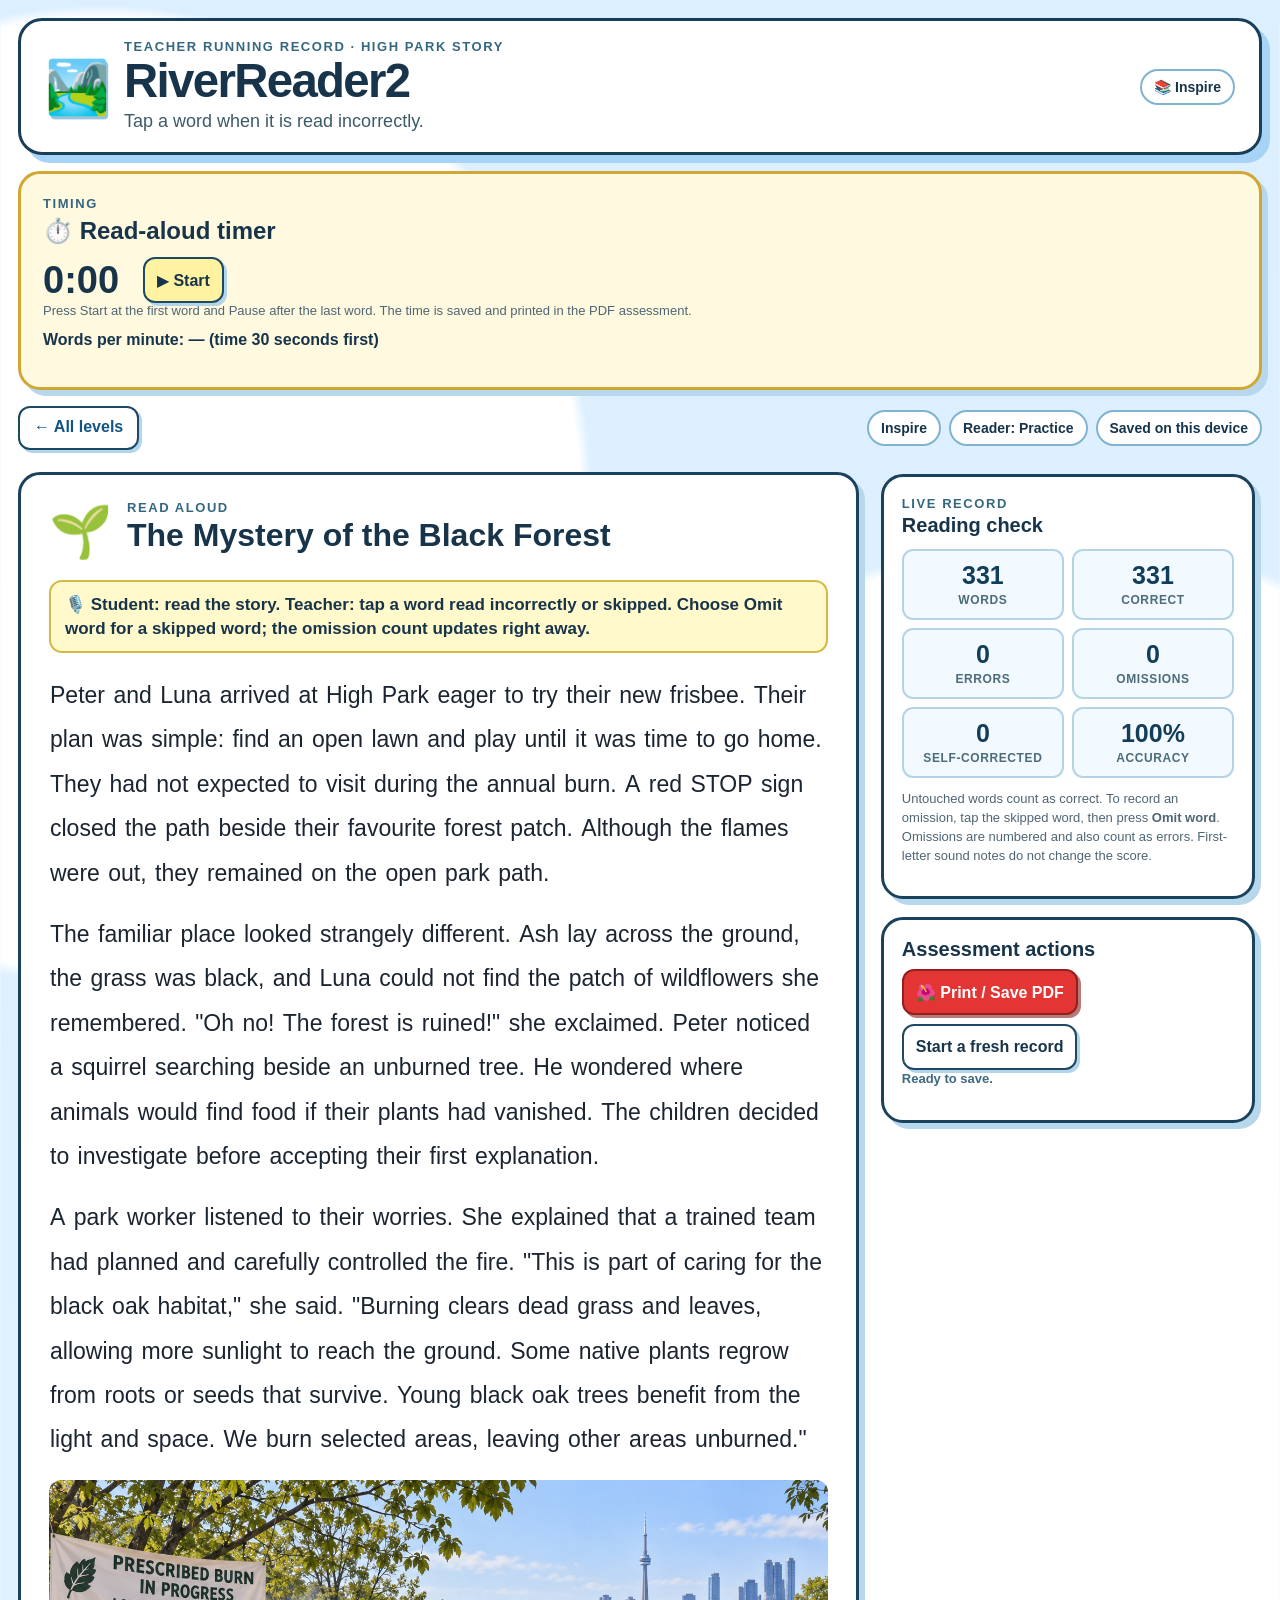
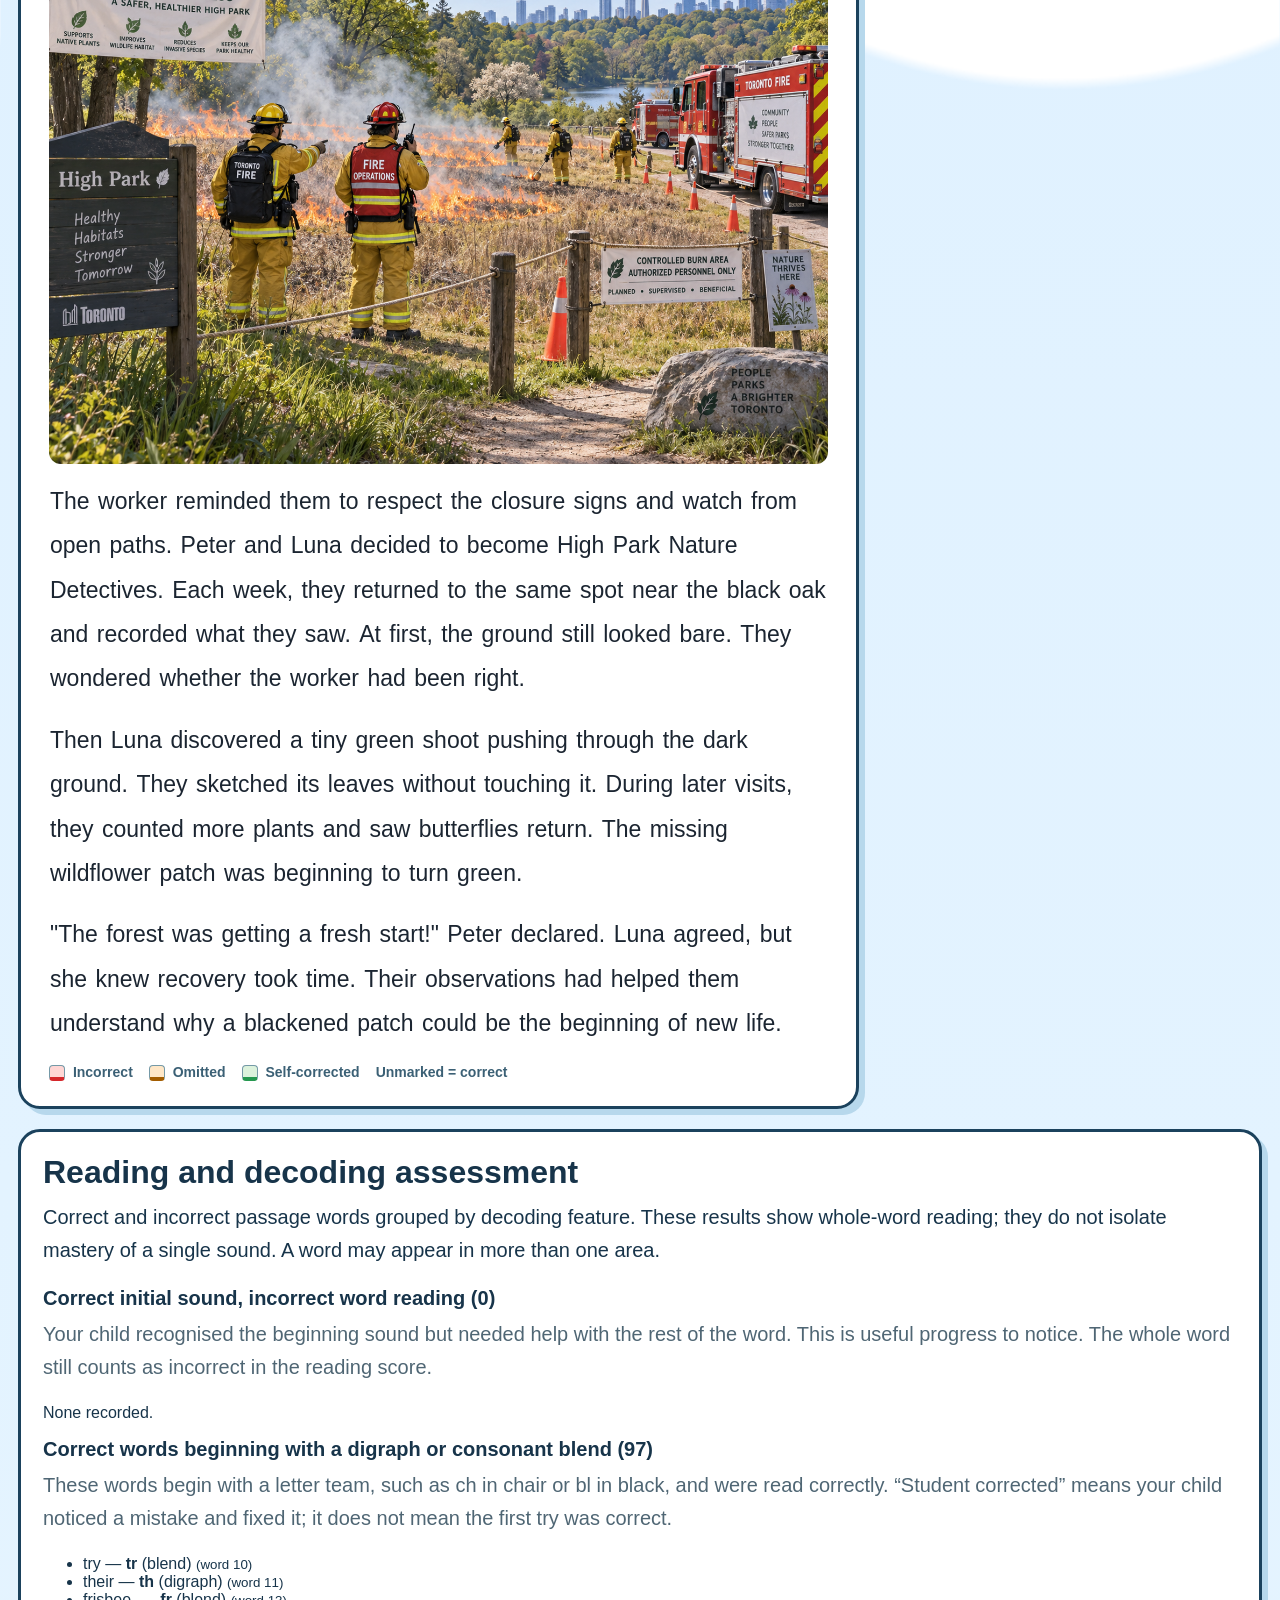
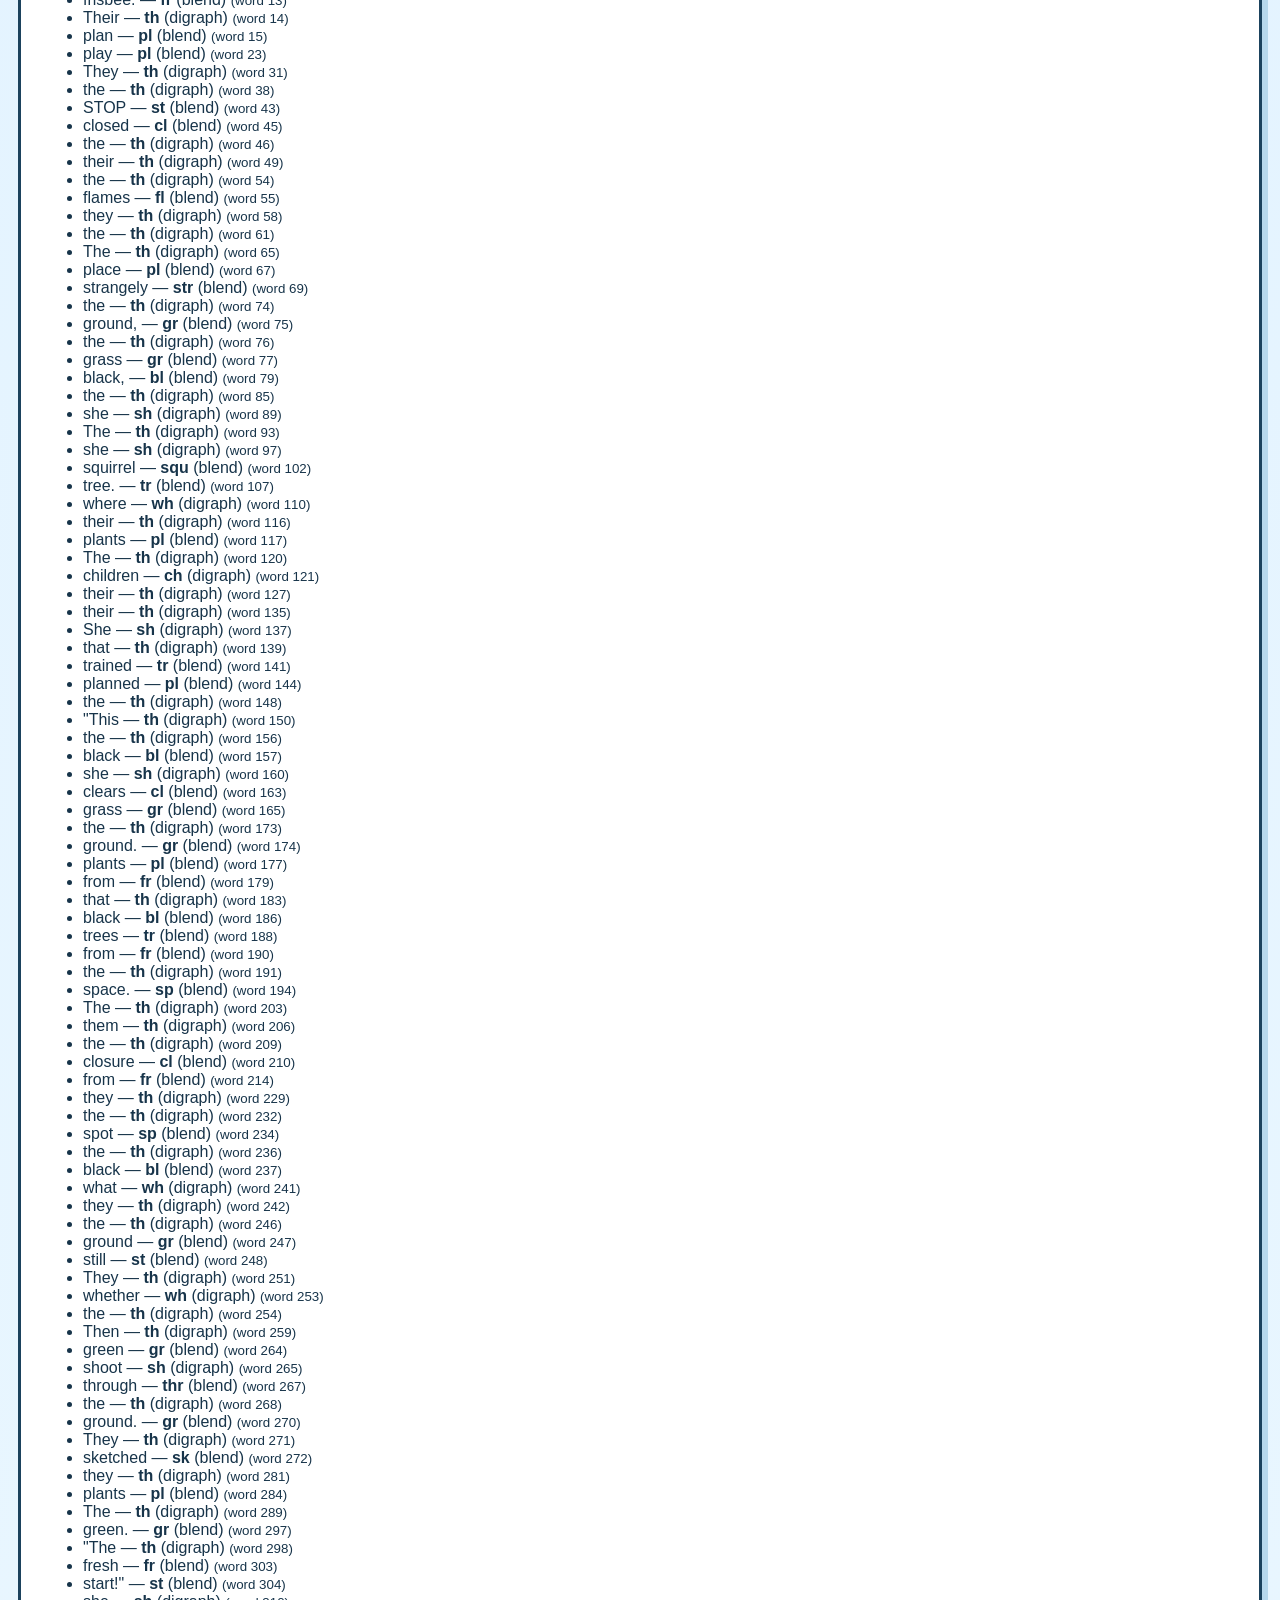
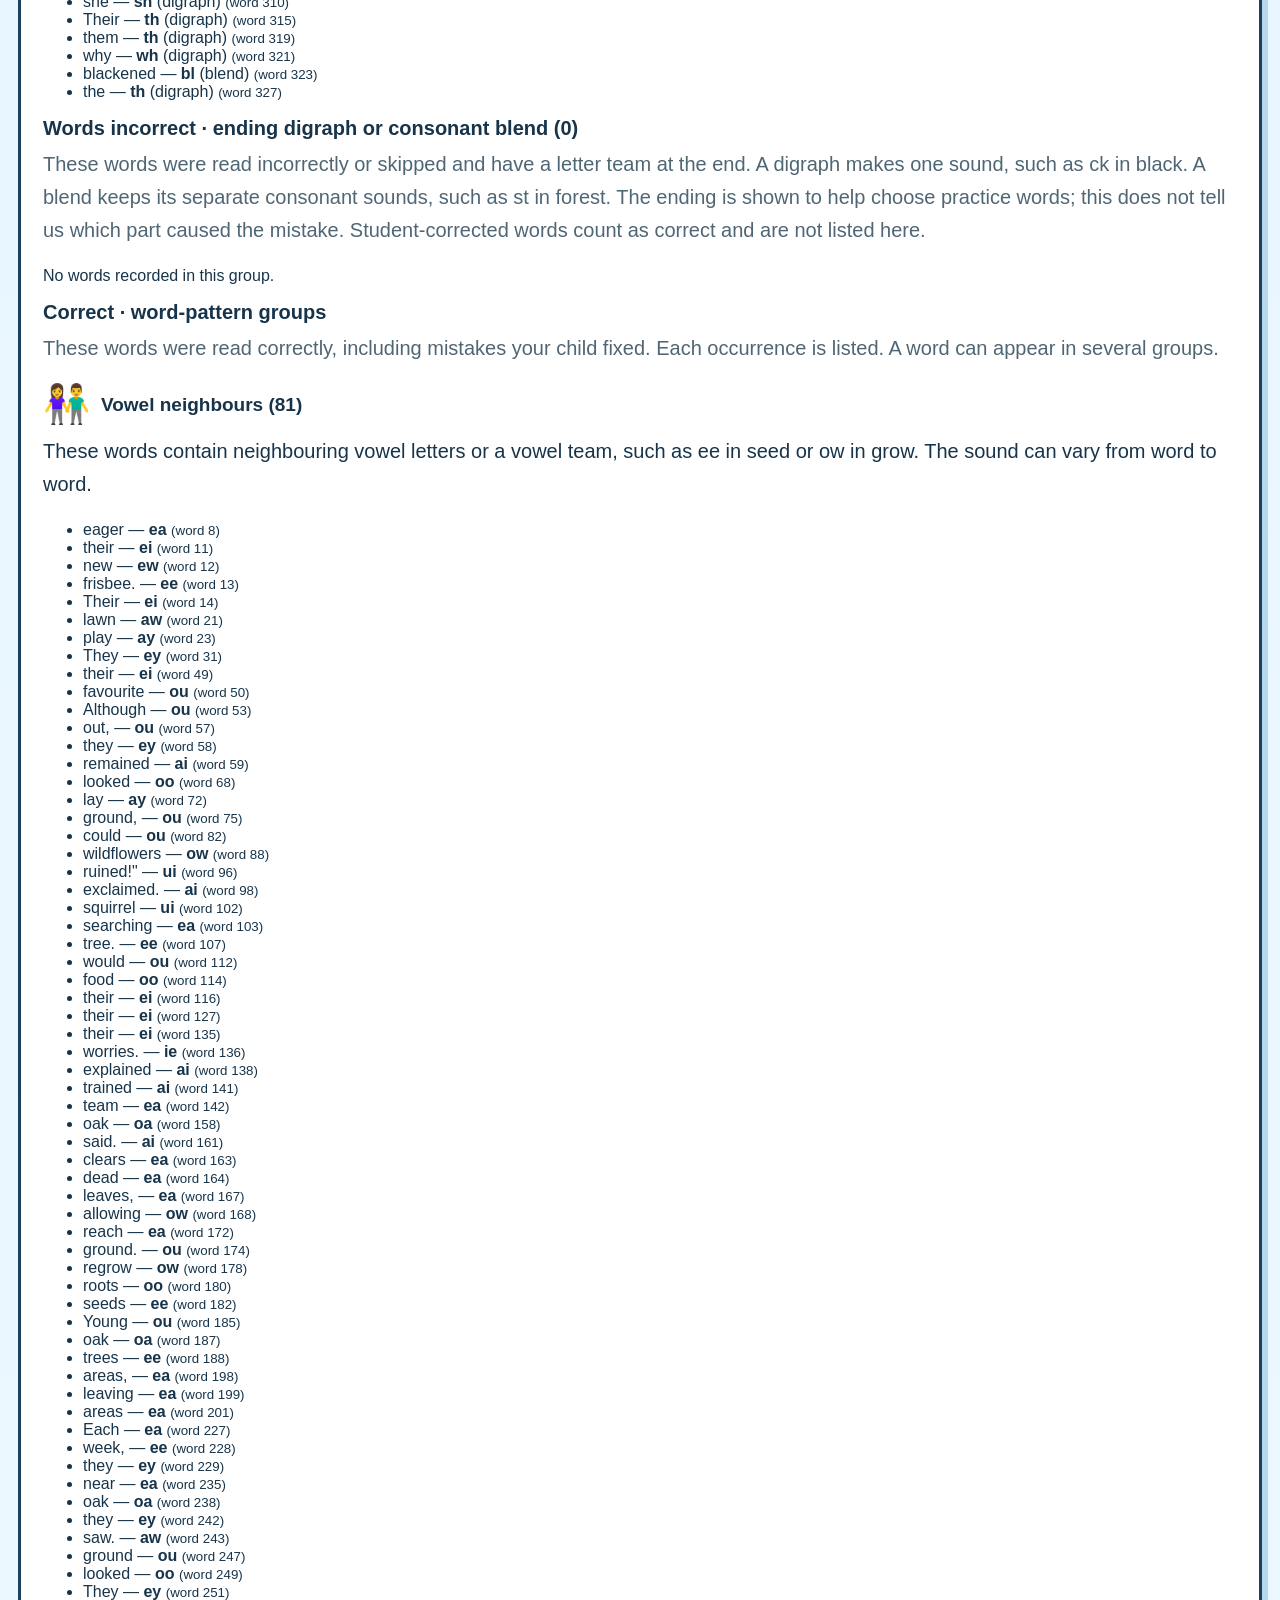
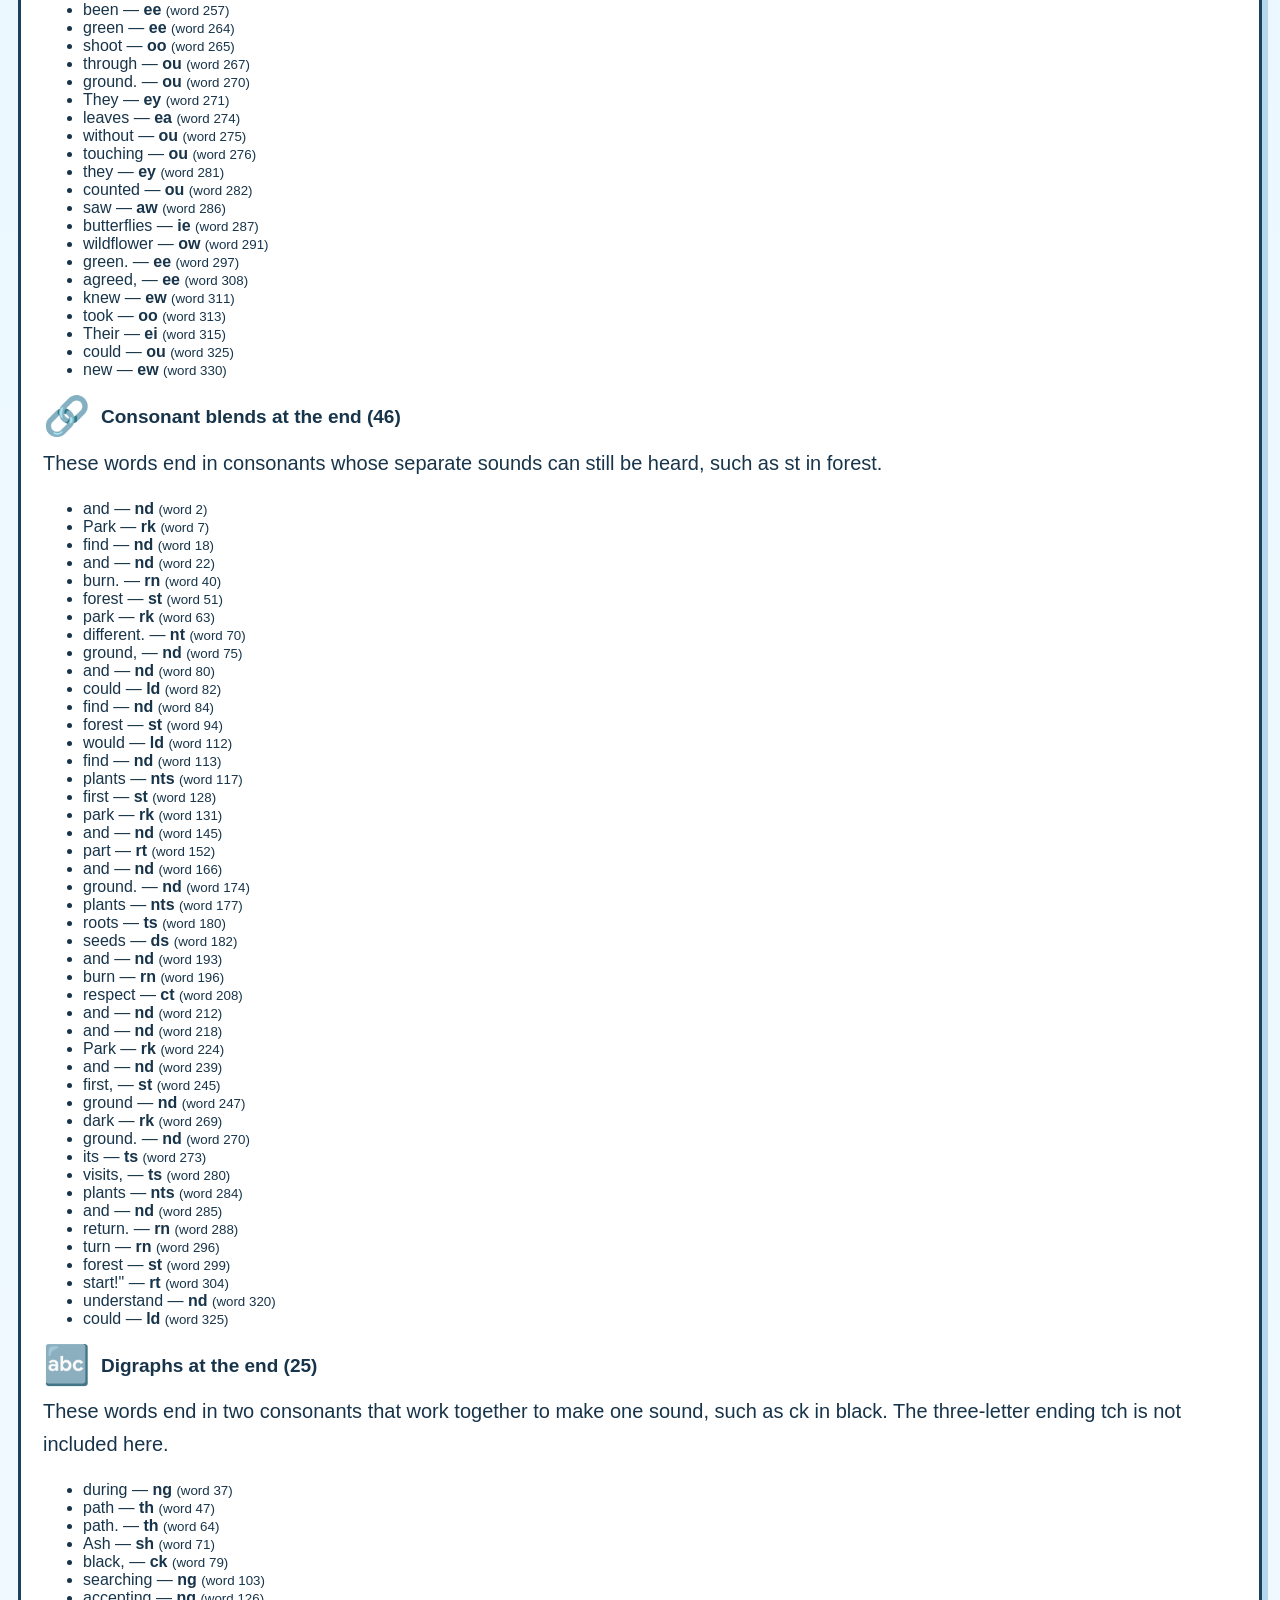
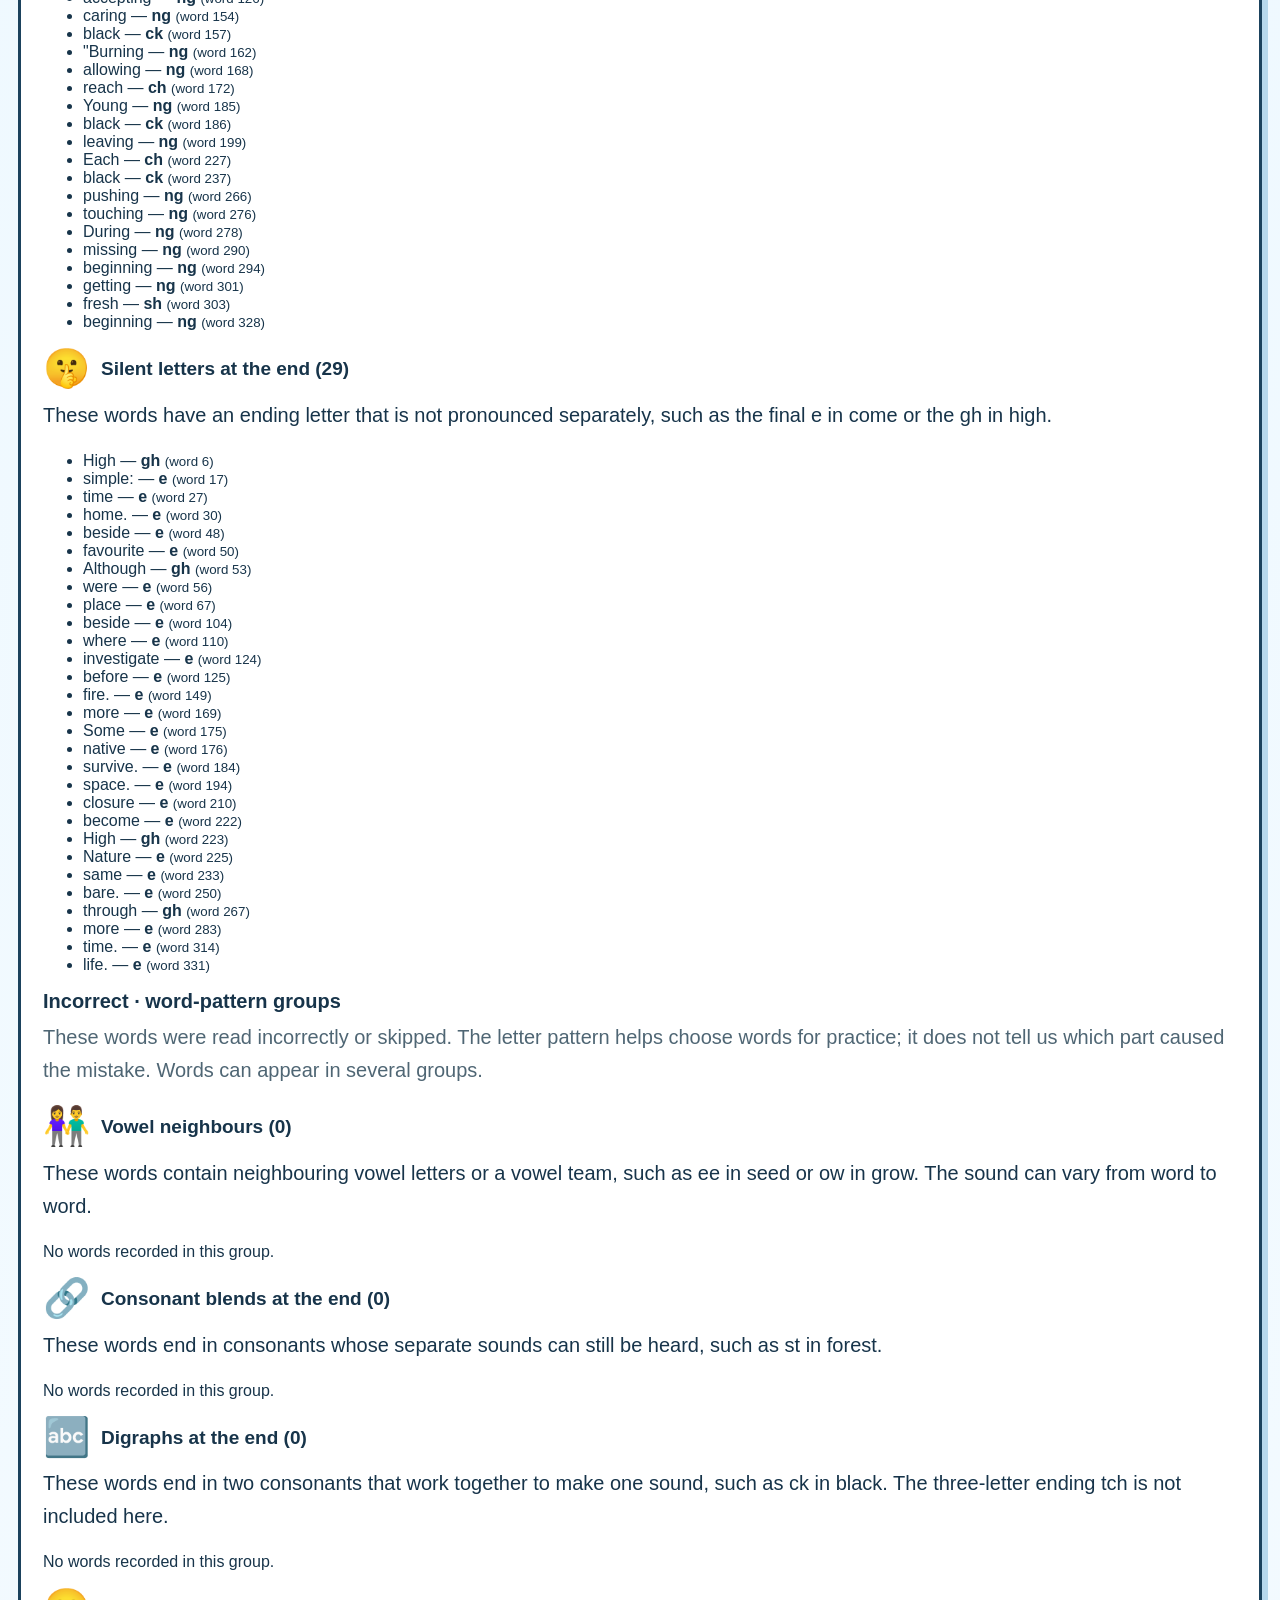
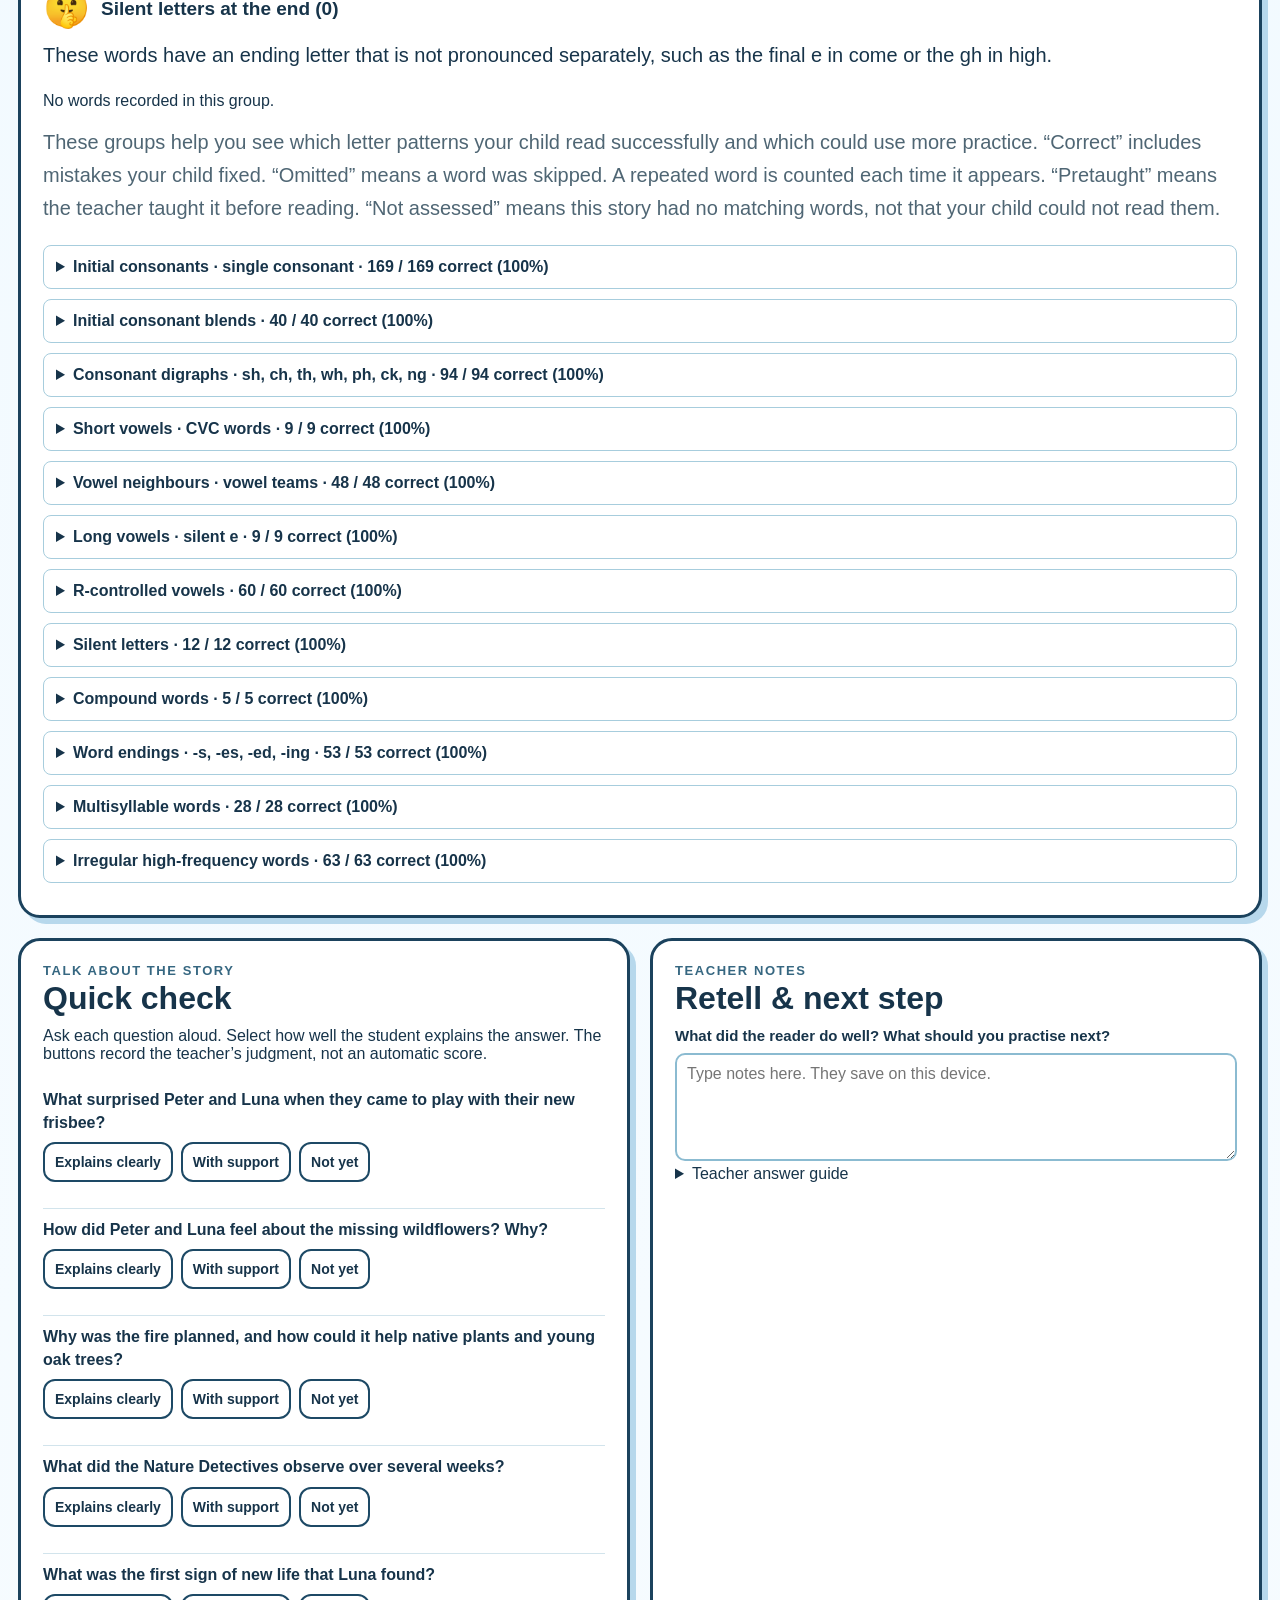
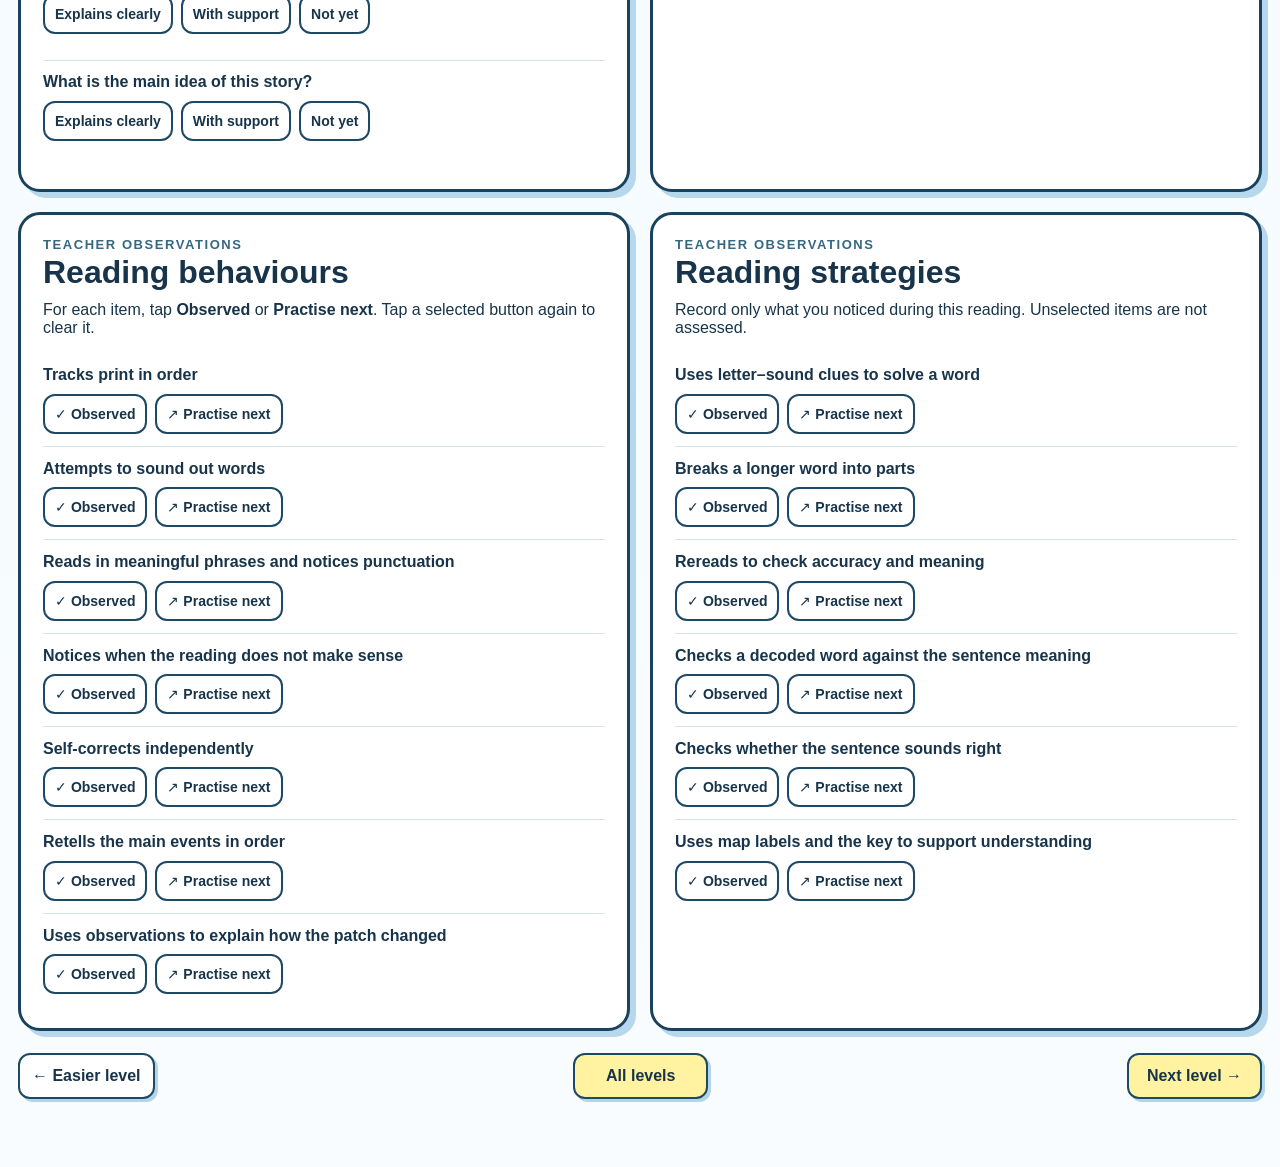
<file: Level4.html>
<!doctype html>
<html lang="en">
<head>
  <meta charset="utf-8"><meta name="viewport" content="width=device-width, initial-scale=1">
  <meta name="theme-color" content="#dceffd">
  <title>RiverReader2 | The Mystery of the Black Forest · Inspire</title>
  <link rel="stylesheet" href="styles.css?v=levels-cvc-g5-1">
</head>
<body data-page="reader" data-level="4">
  <main id="app" class="app-shell"></main>
  <script src="stories.js?v=levels-cvc-g5-1"></script><script src="app.js?v=levels-cvc-g5-1"></script>
</body>
</html>
</file>
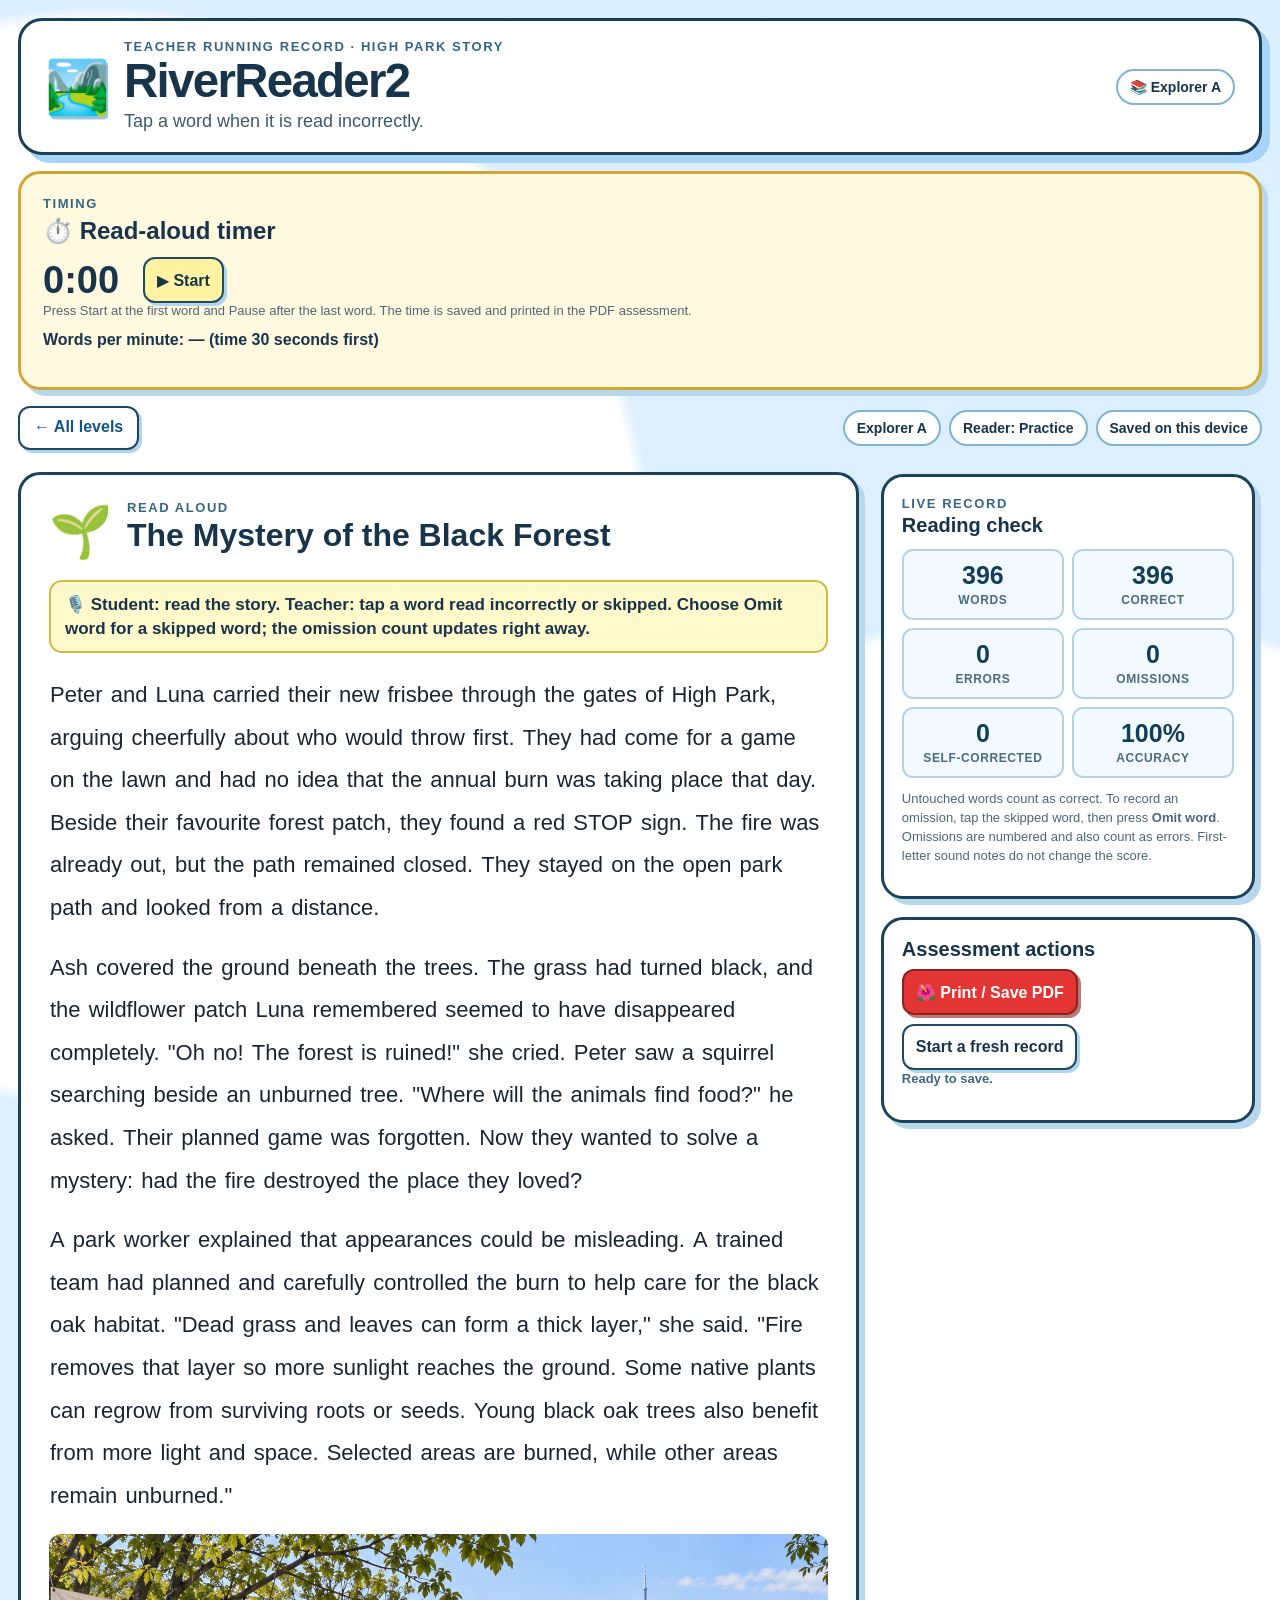
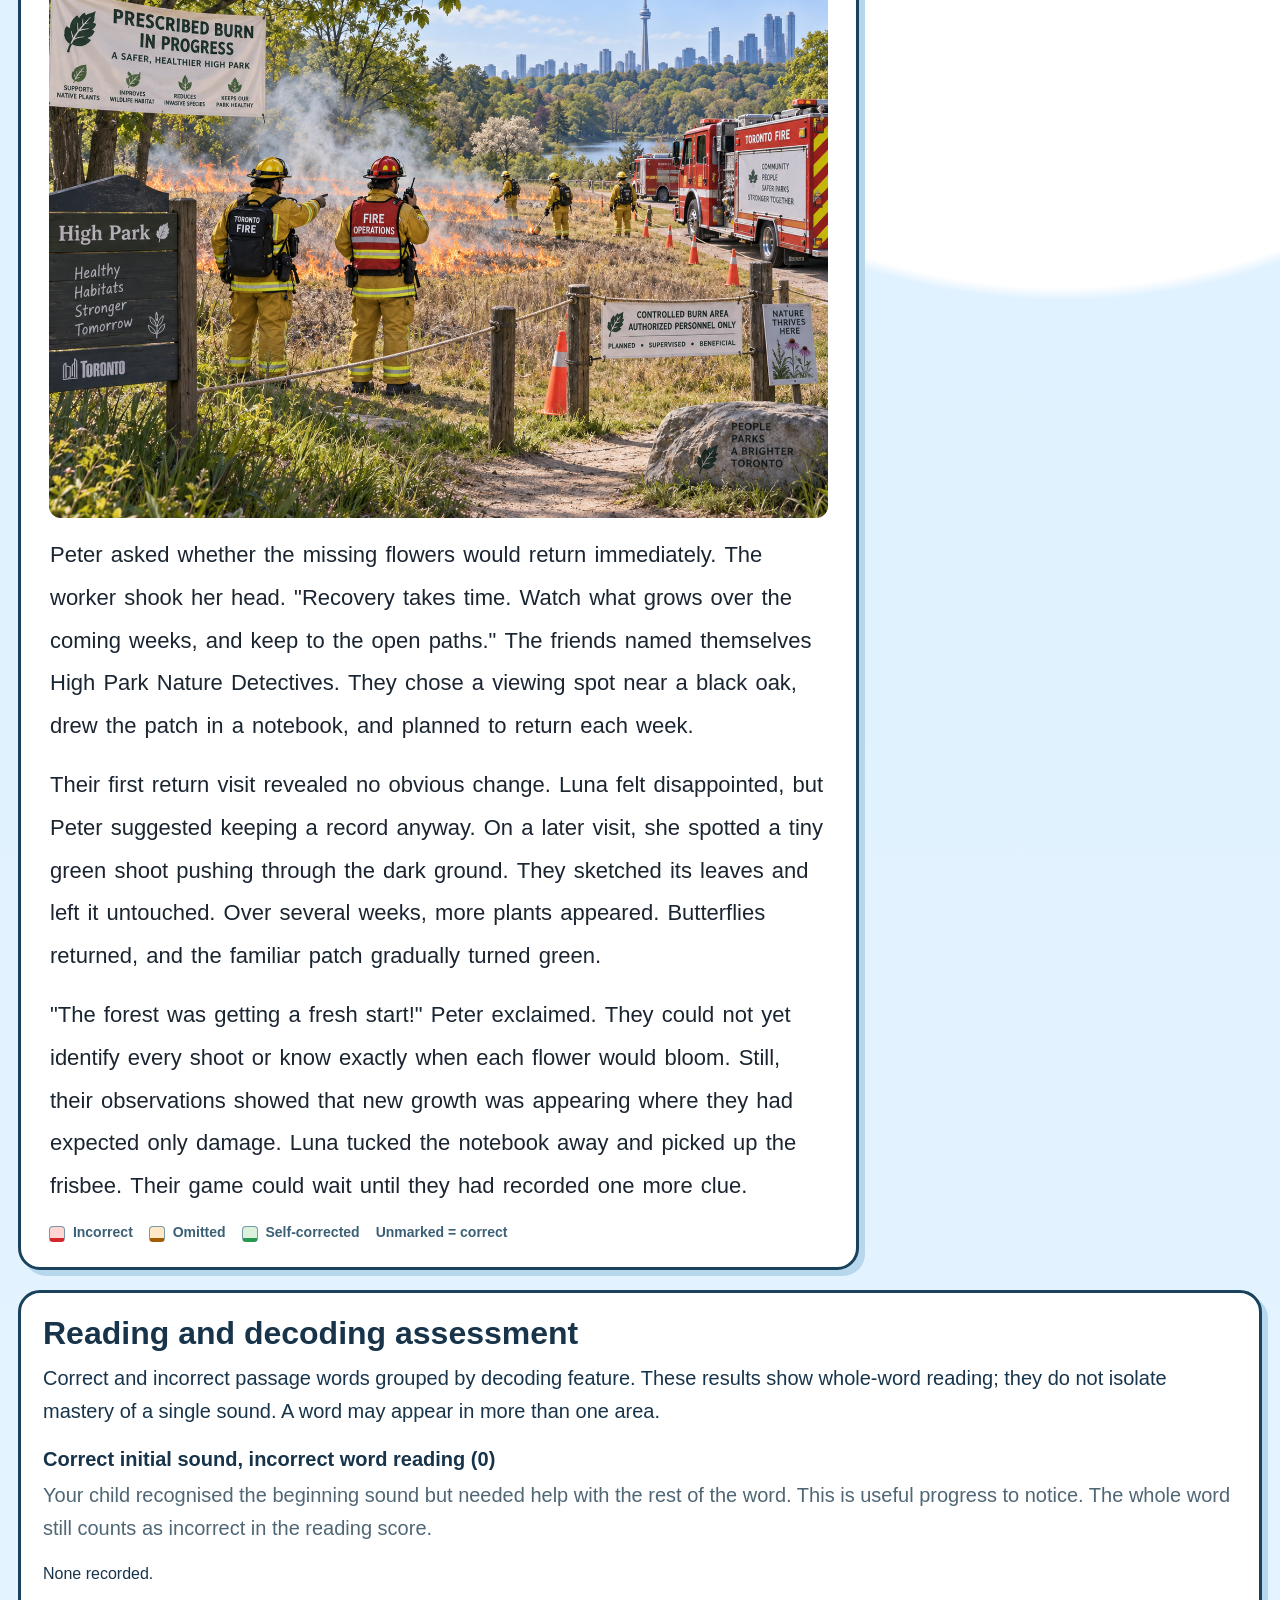
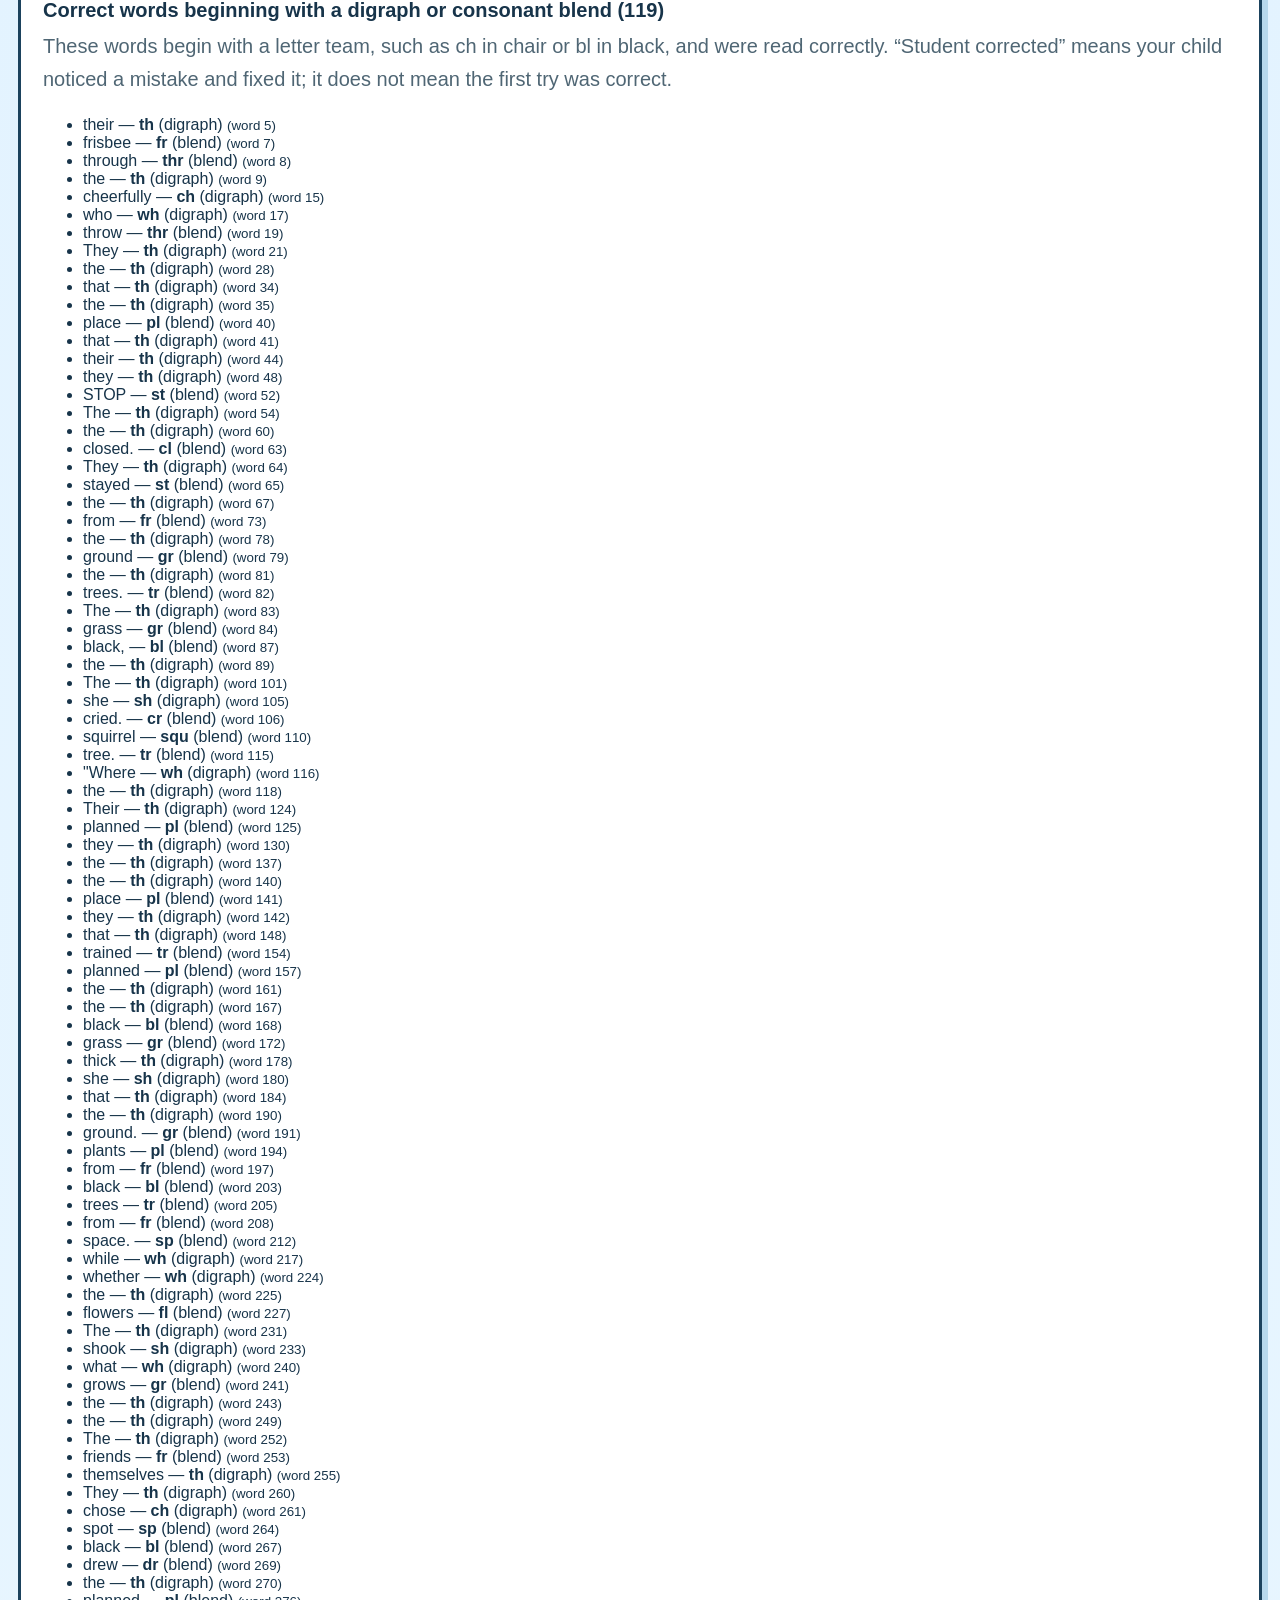
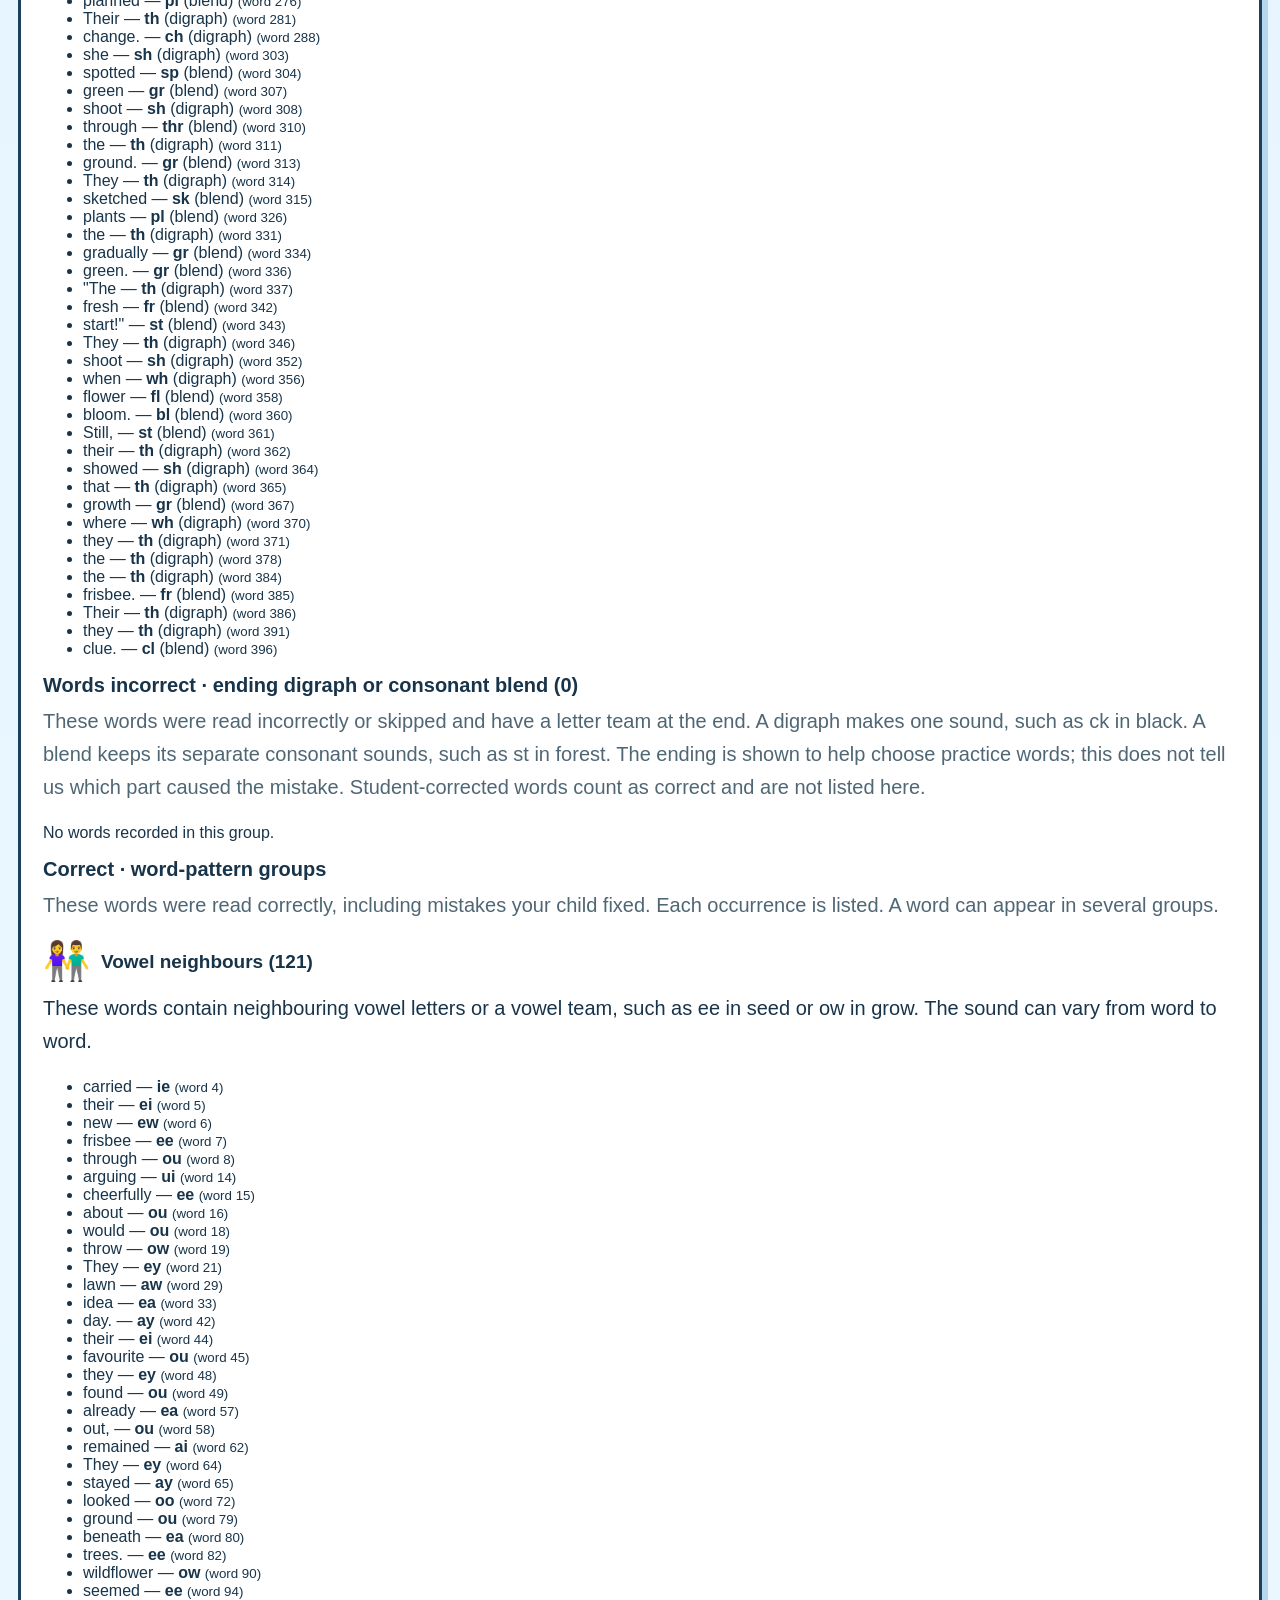
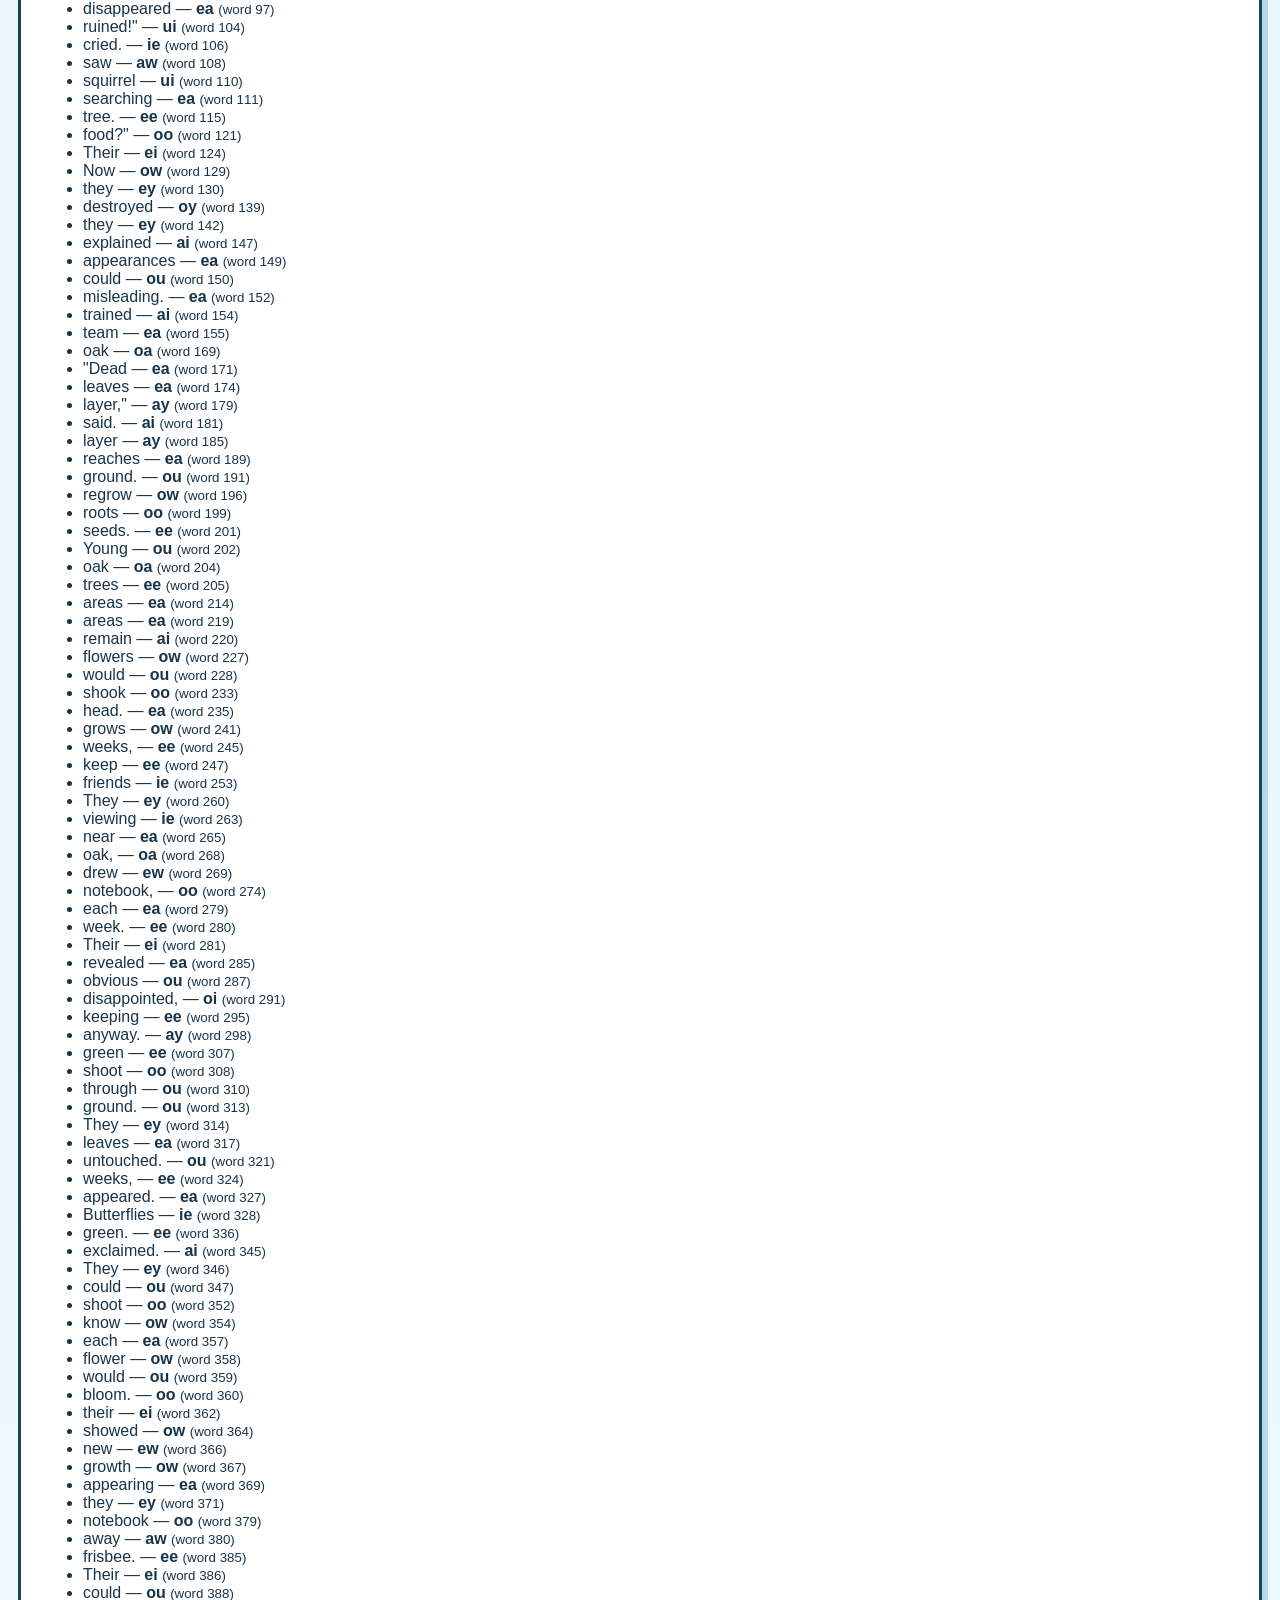
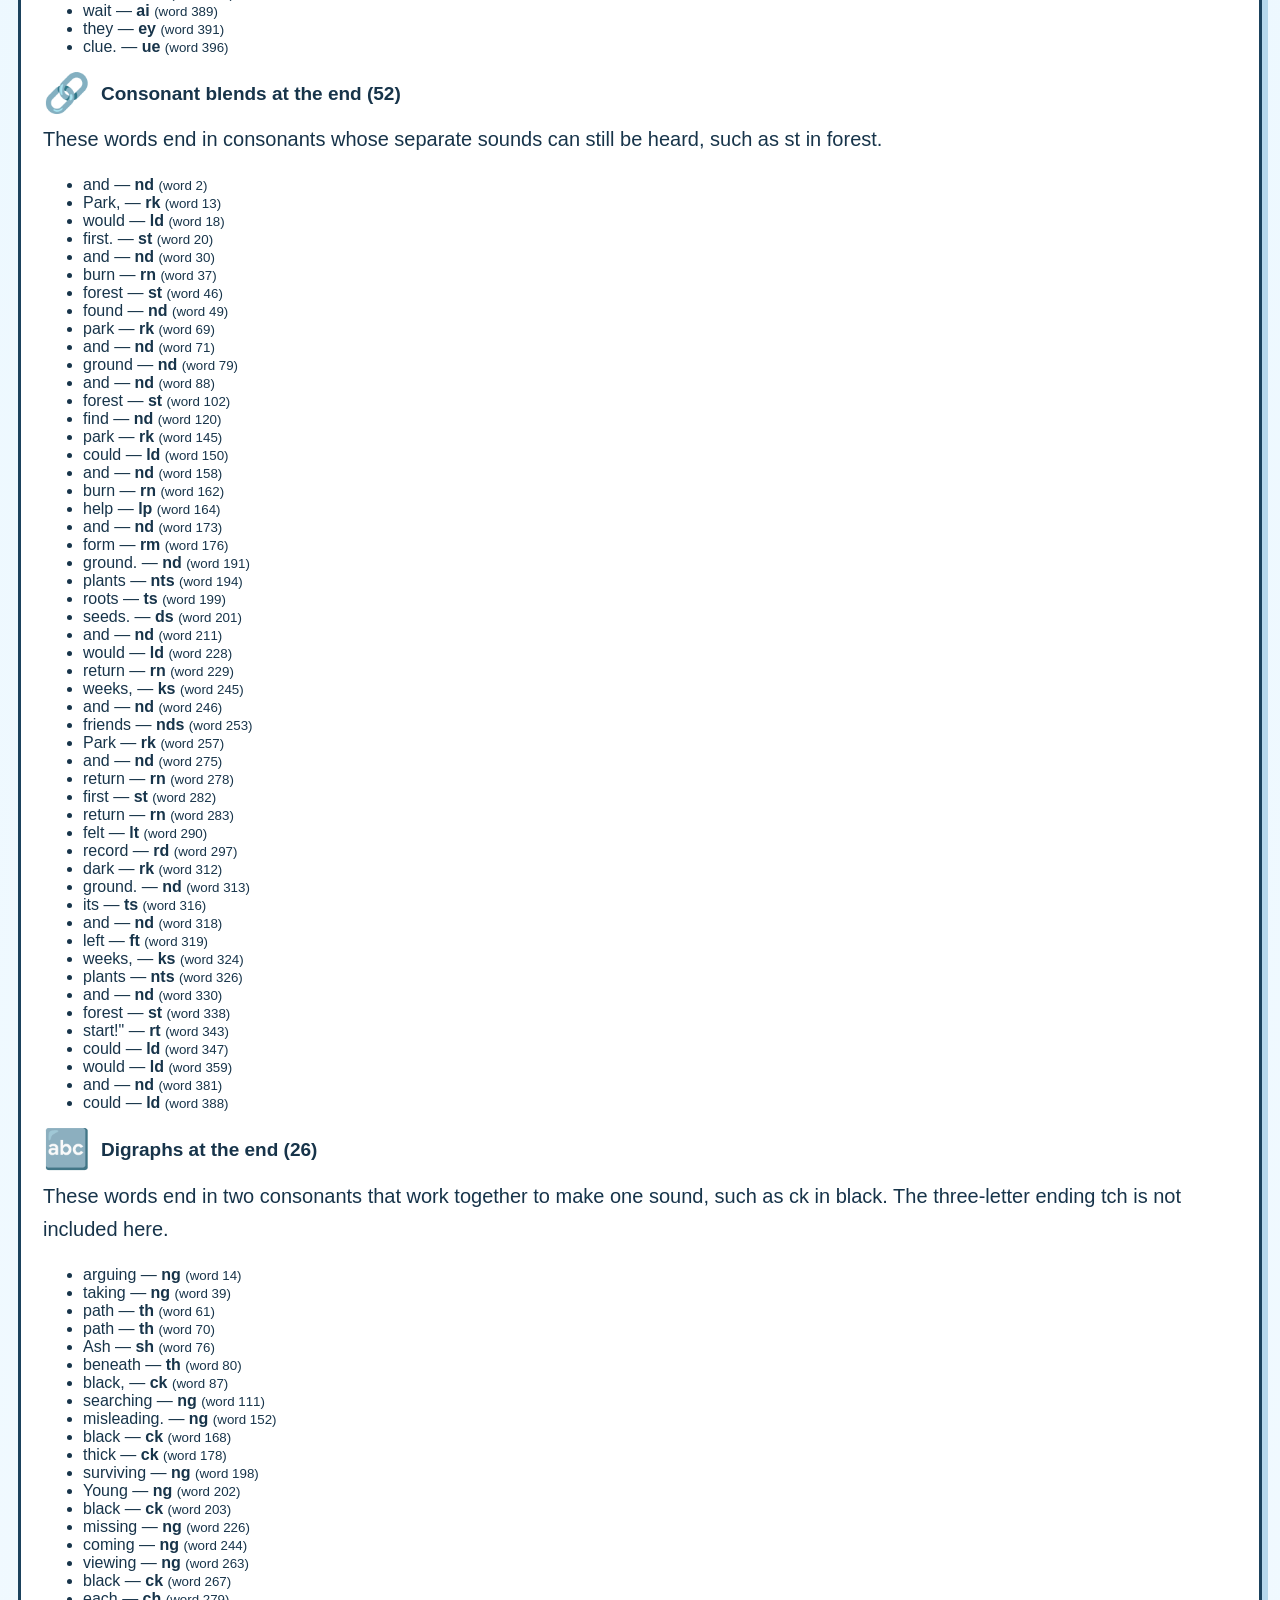
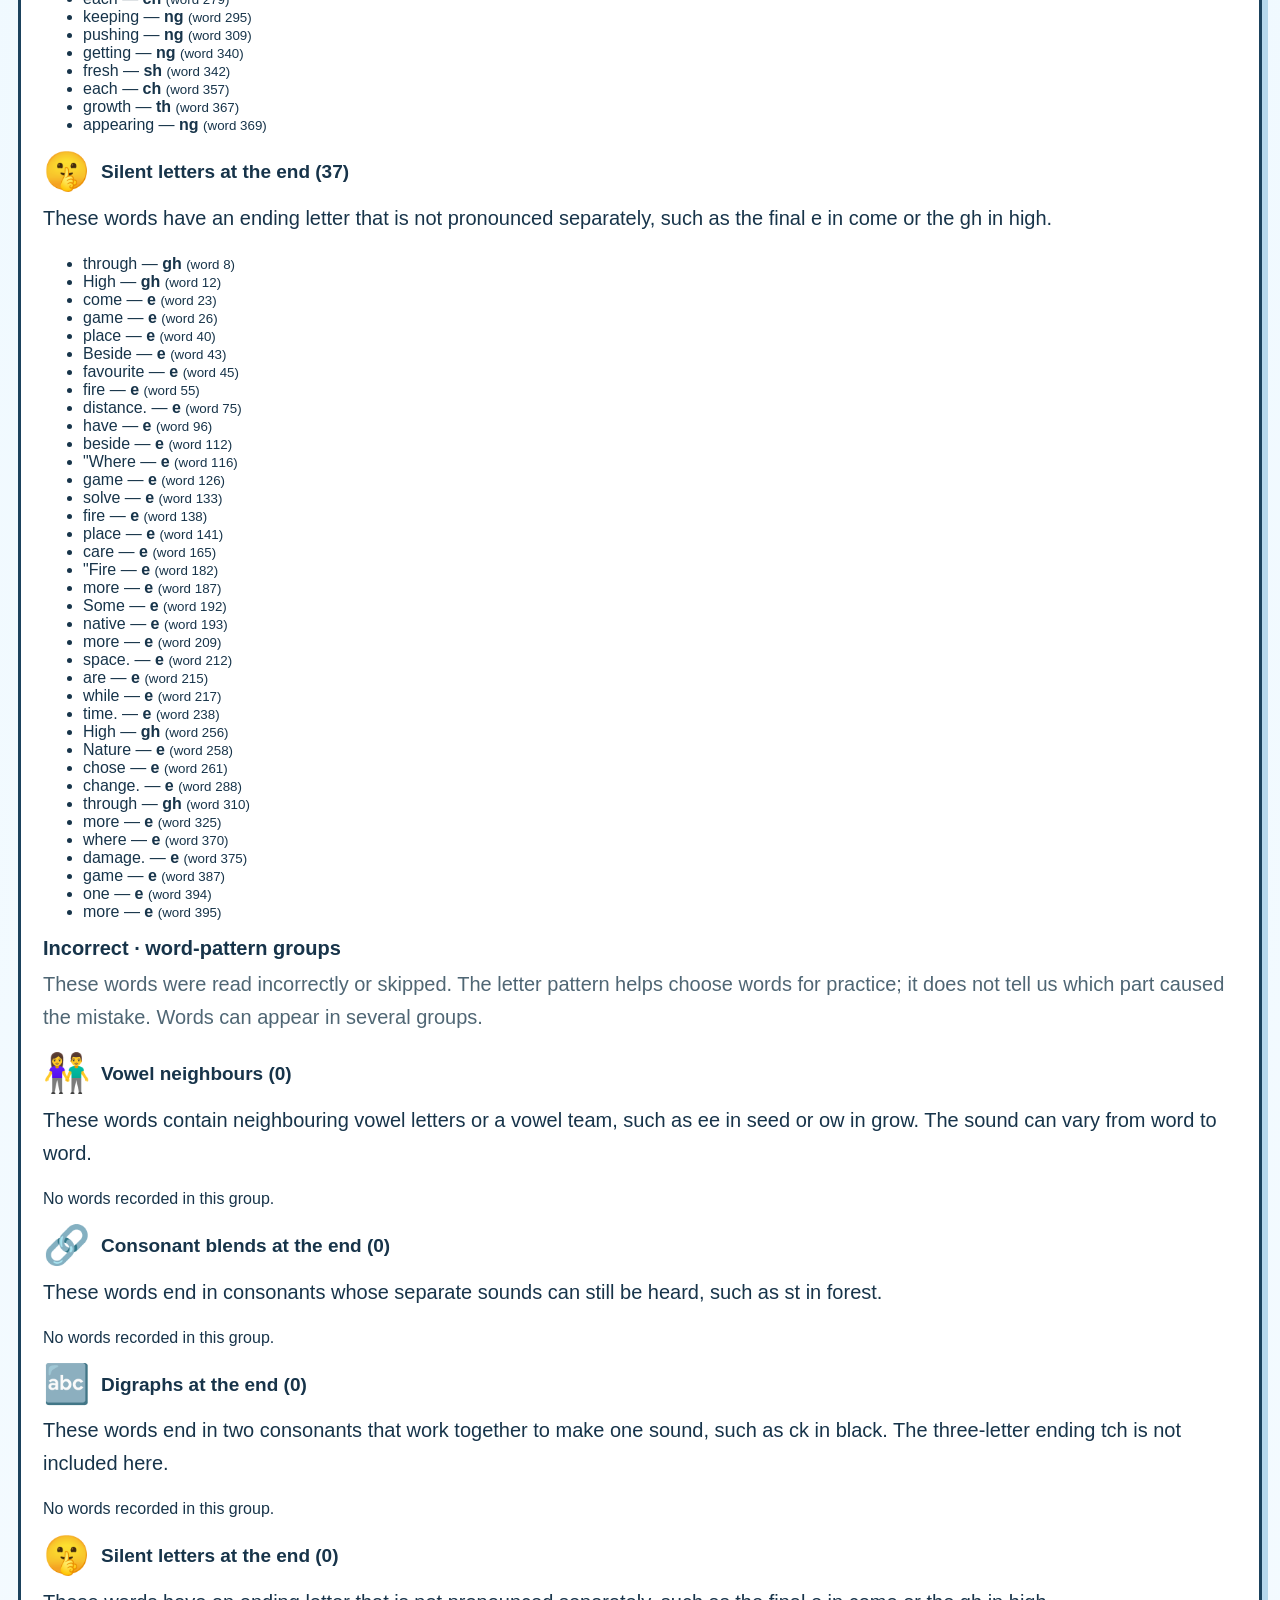
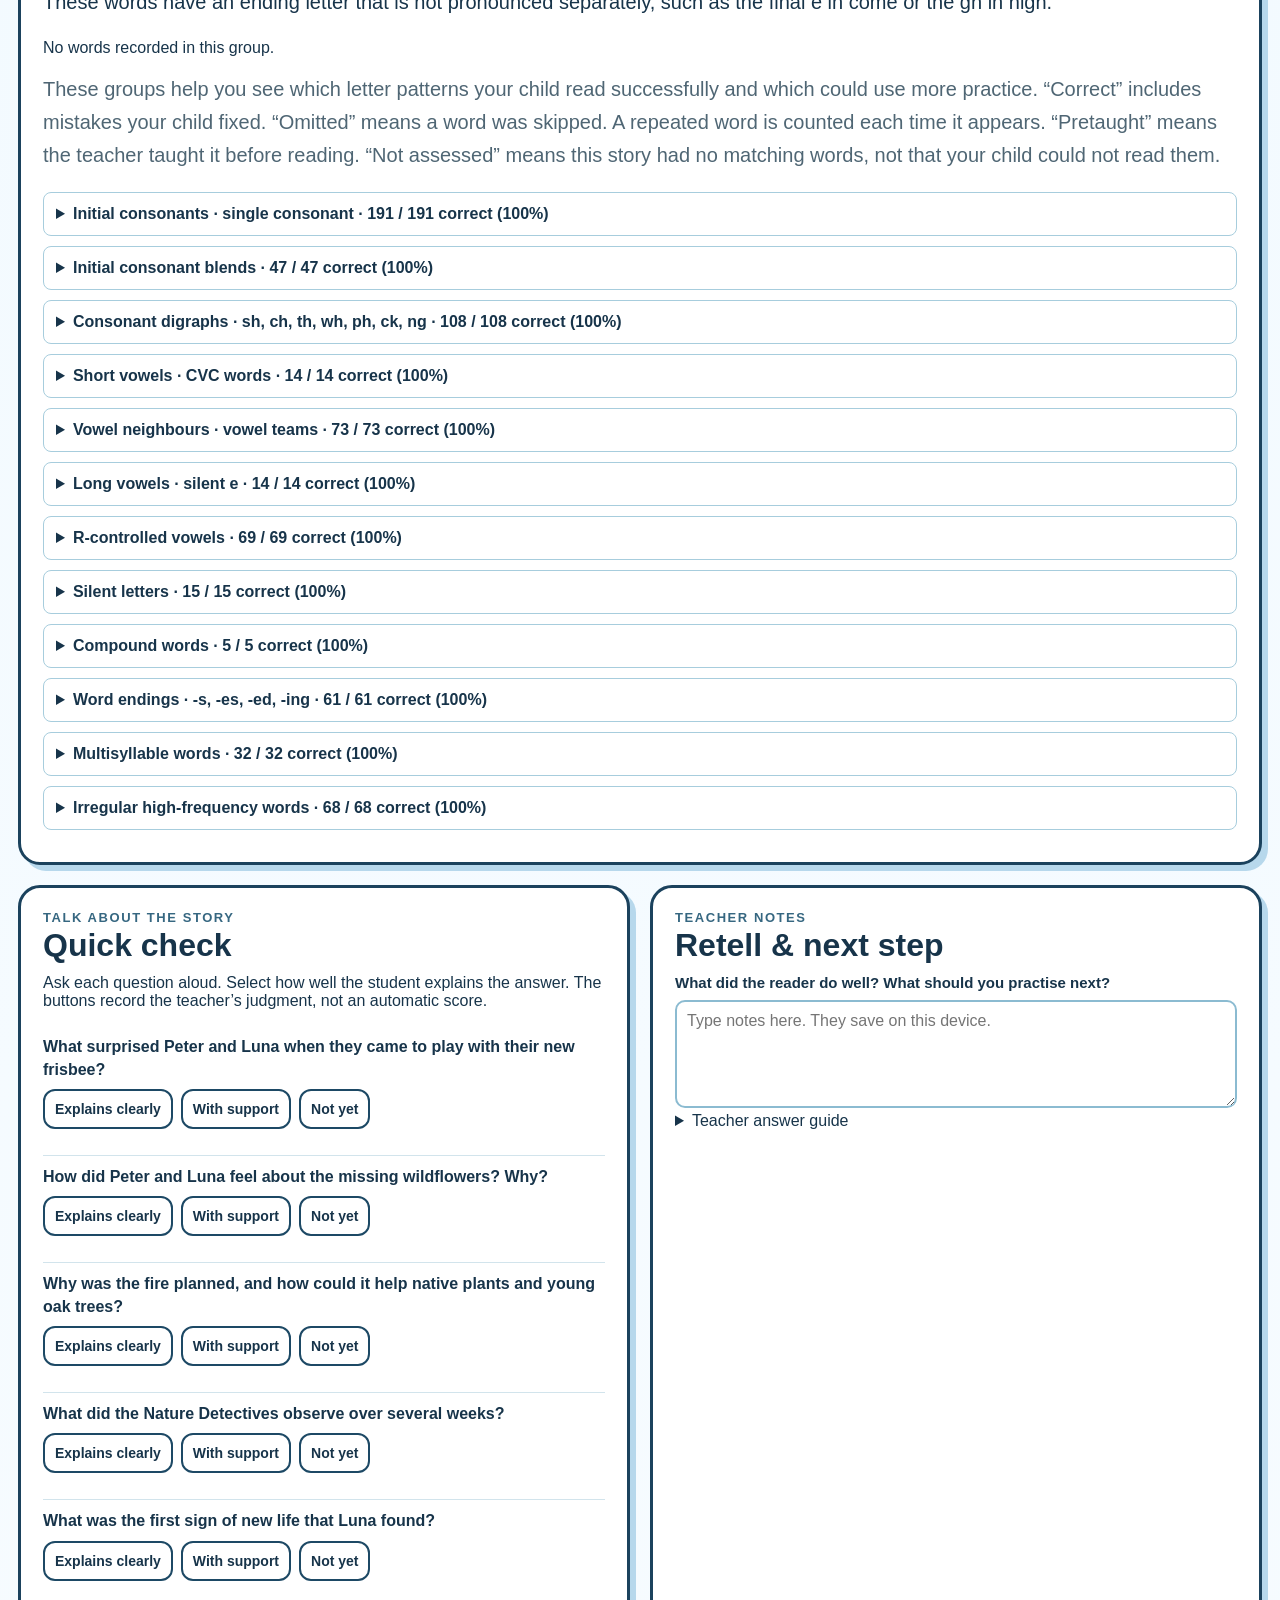
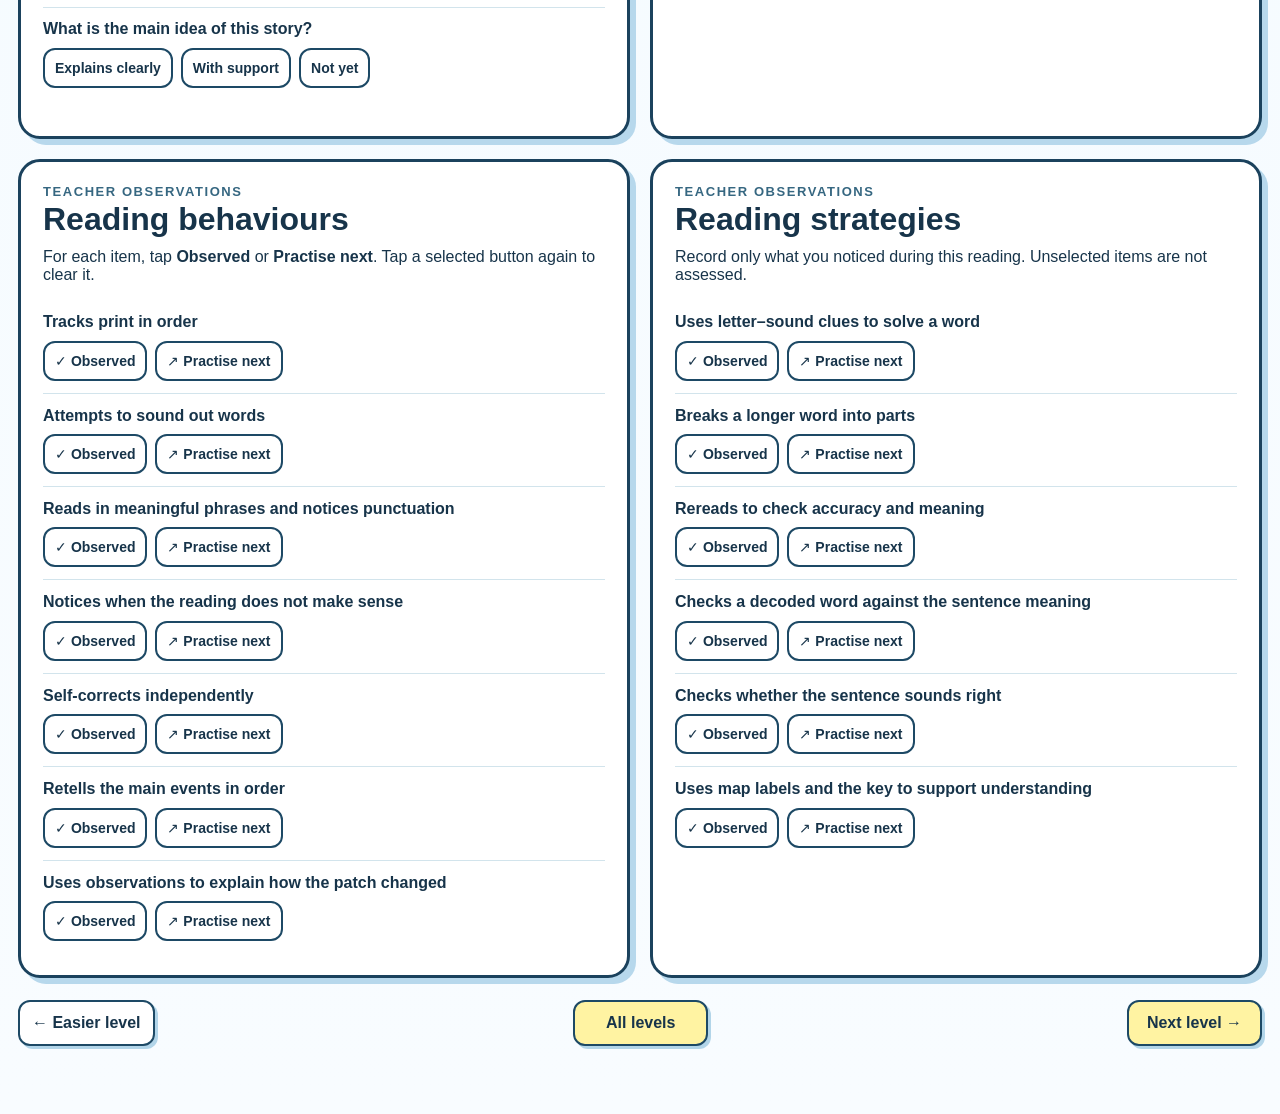
<file: Level5.html>
<!doctype html>
<html lang="en">
<head>
  <meta charset="utf-8"><meta name="viewport" content="width=device-width, initial-scale=1">
  <meta name="theme-color" content="#dceffd">
  <title>RiverReader2 | The Mystery of the Black Forest · Explorer A</title>
  <link rel="stylesheet" href="styles.css?v=levels-cvc-g5-1">
</head>
<body data-page="reader" data-level="5">
  <main id="app" class="app-shell"></main>
  <script src="stories.js?v=levels-cvc-g5-1"></script><script src="app.js?v=levels-cvc-g5-1"></script>
</body>
</html>
</file>
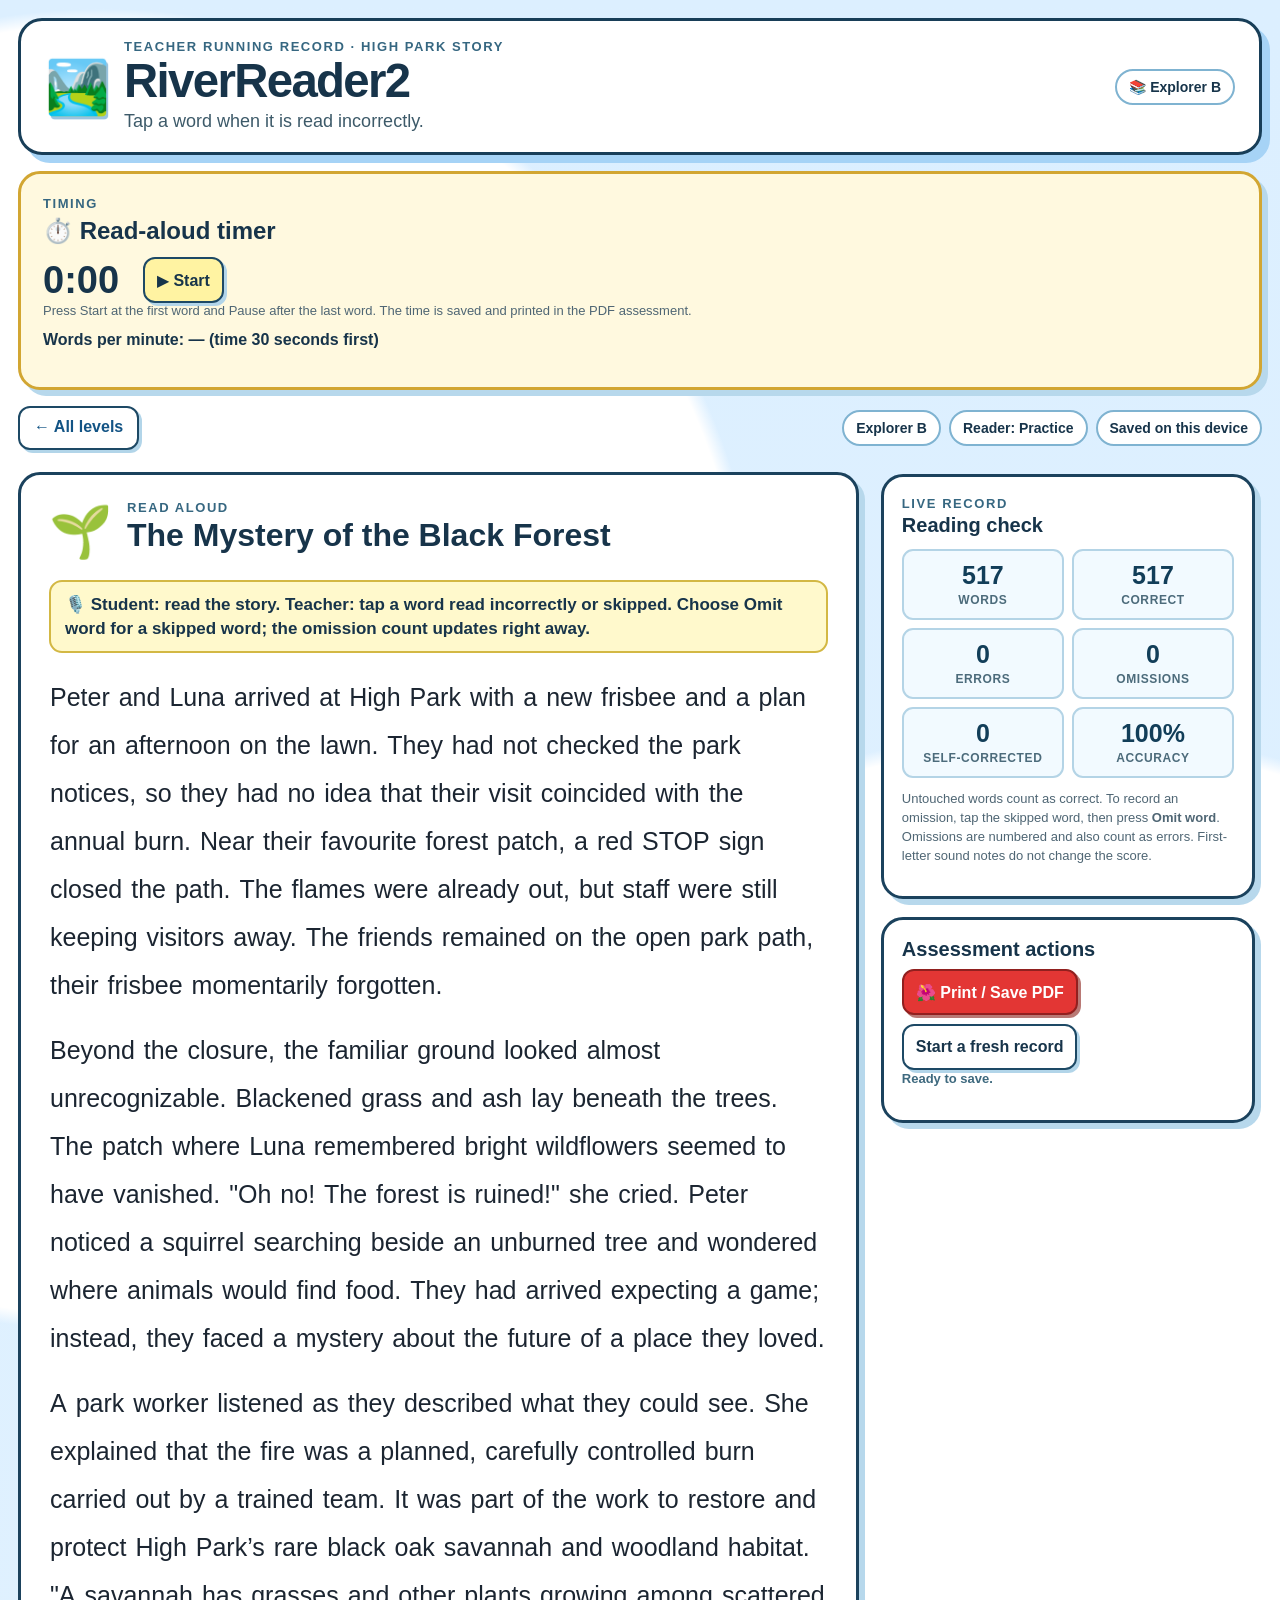
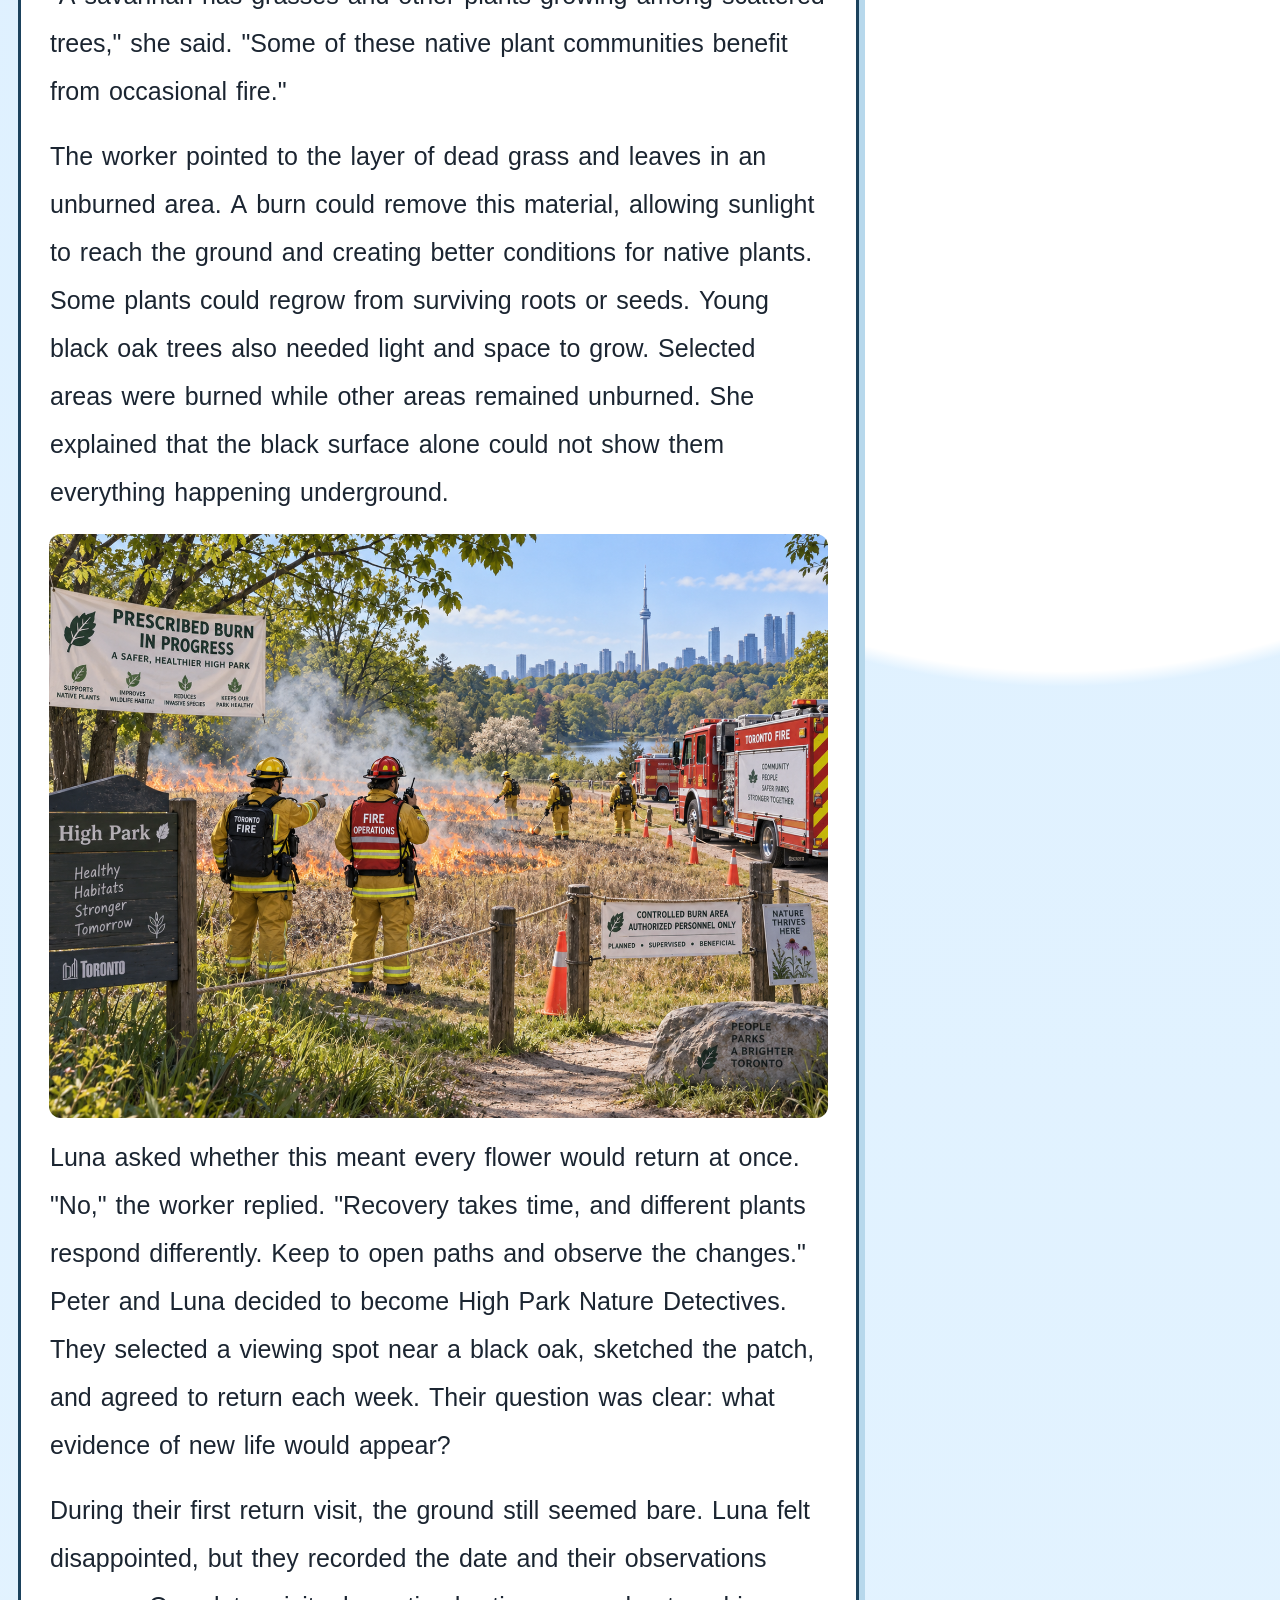
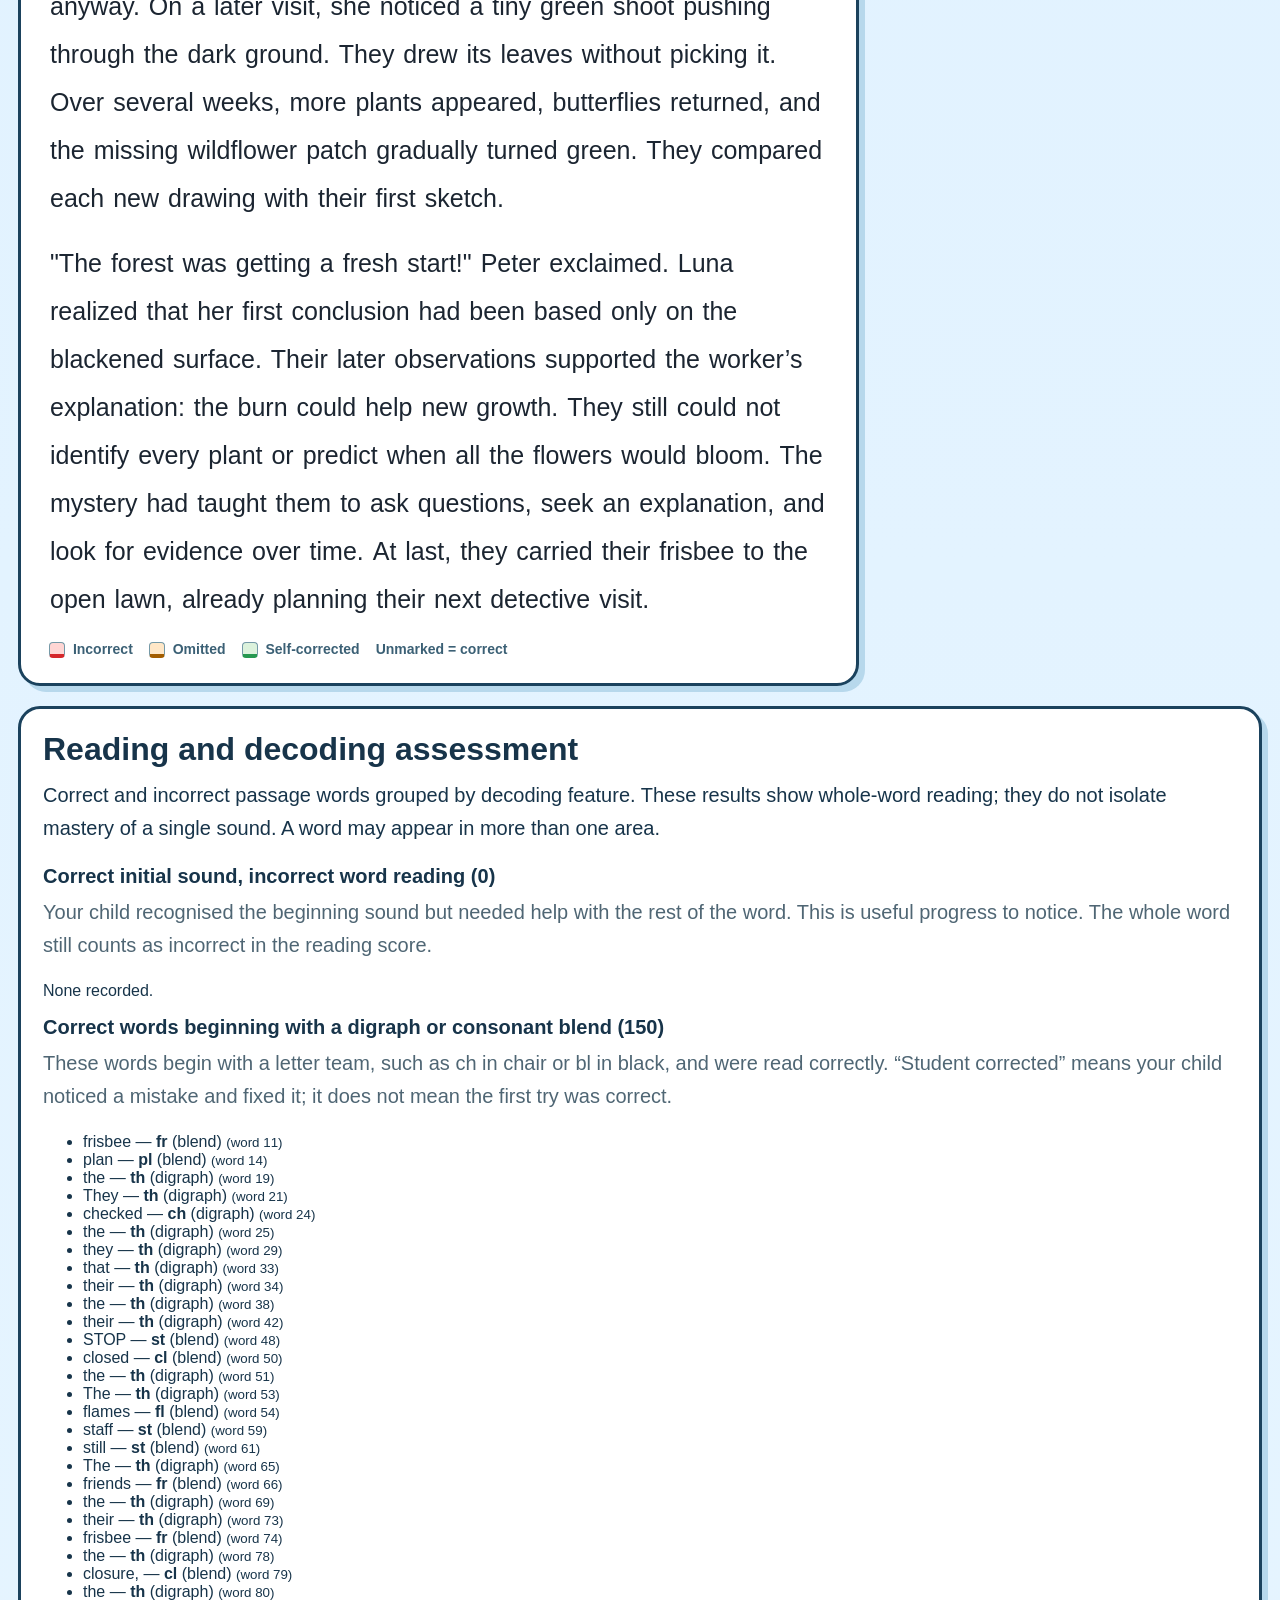
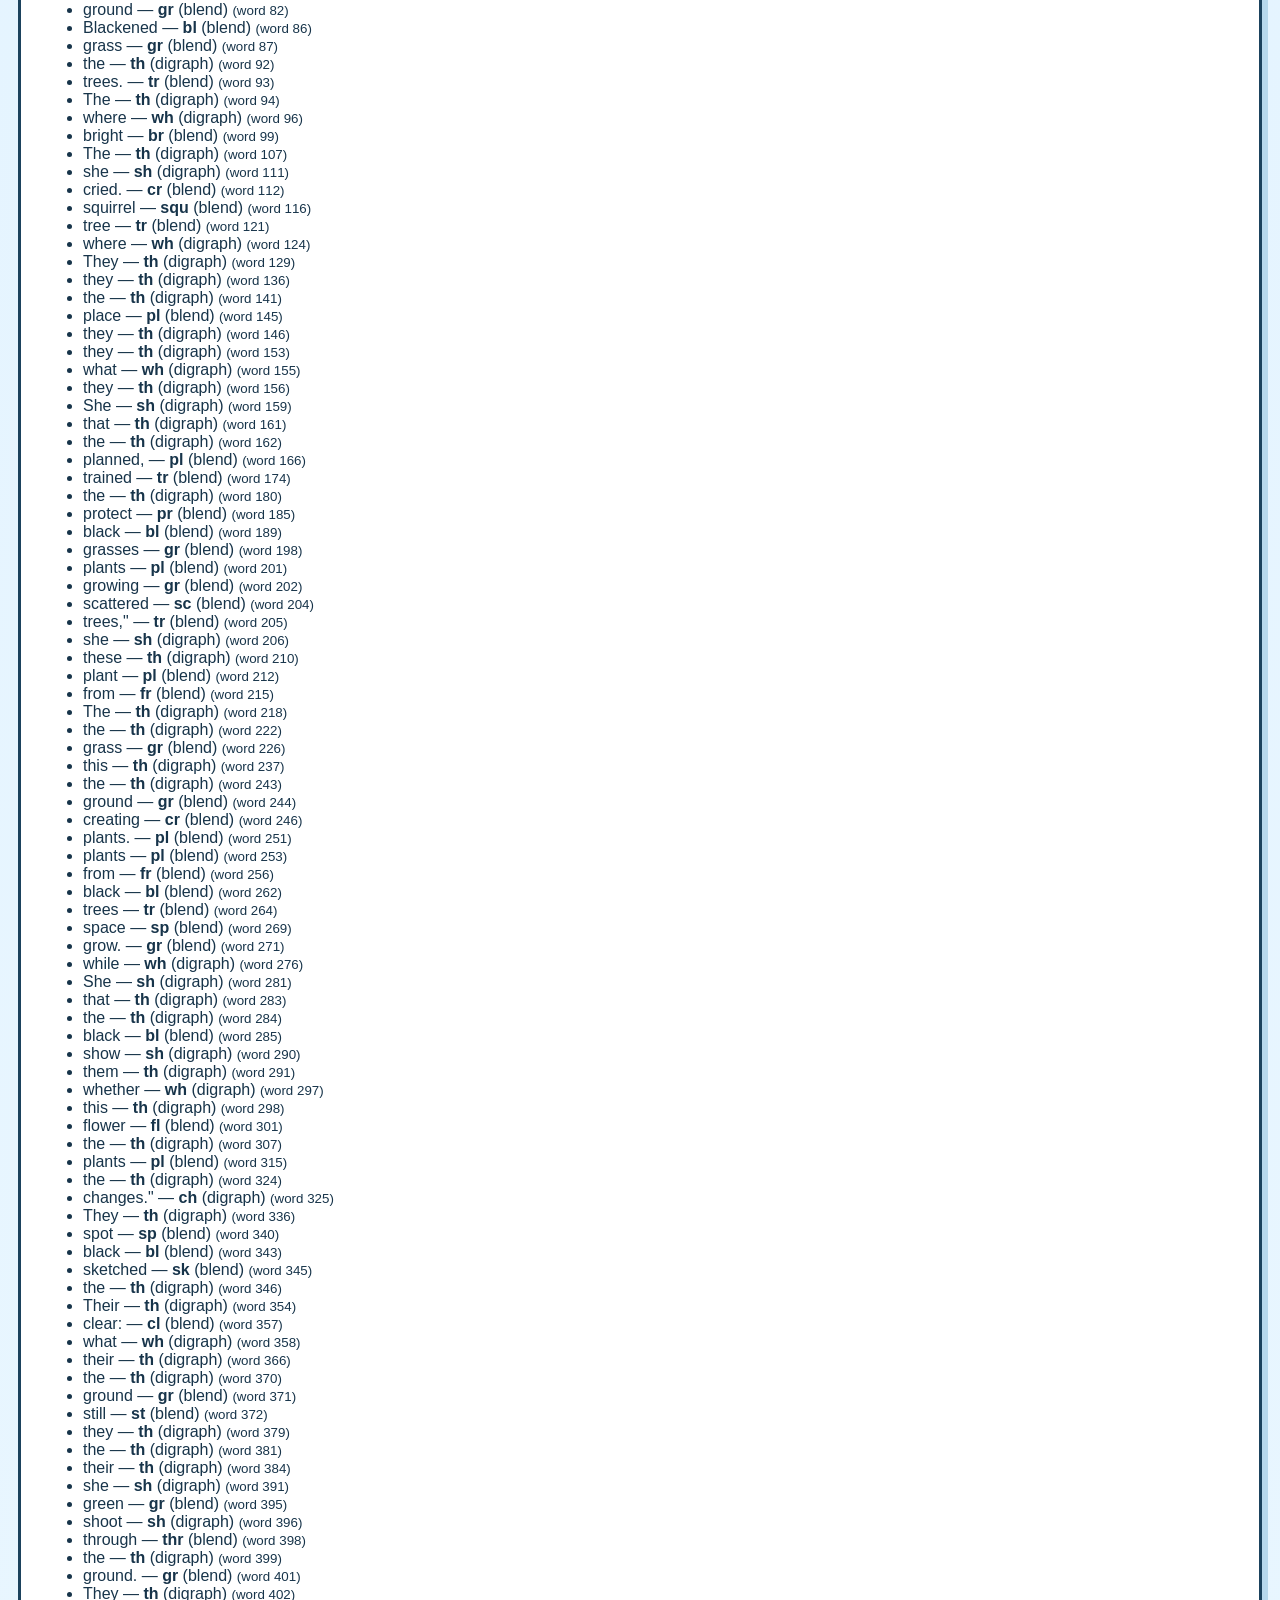
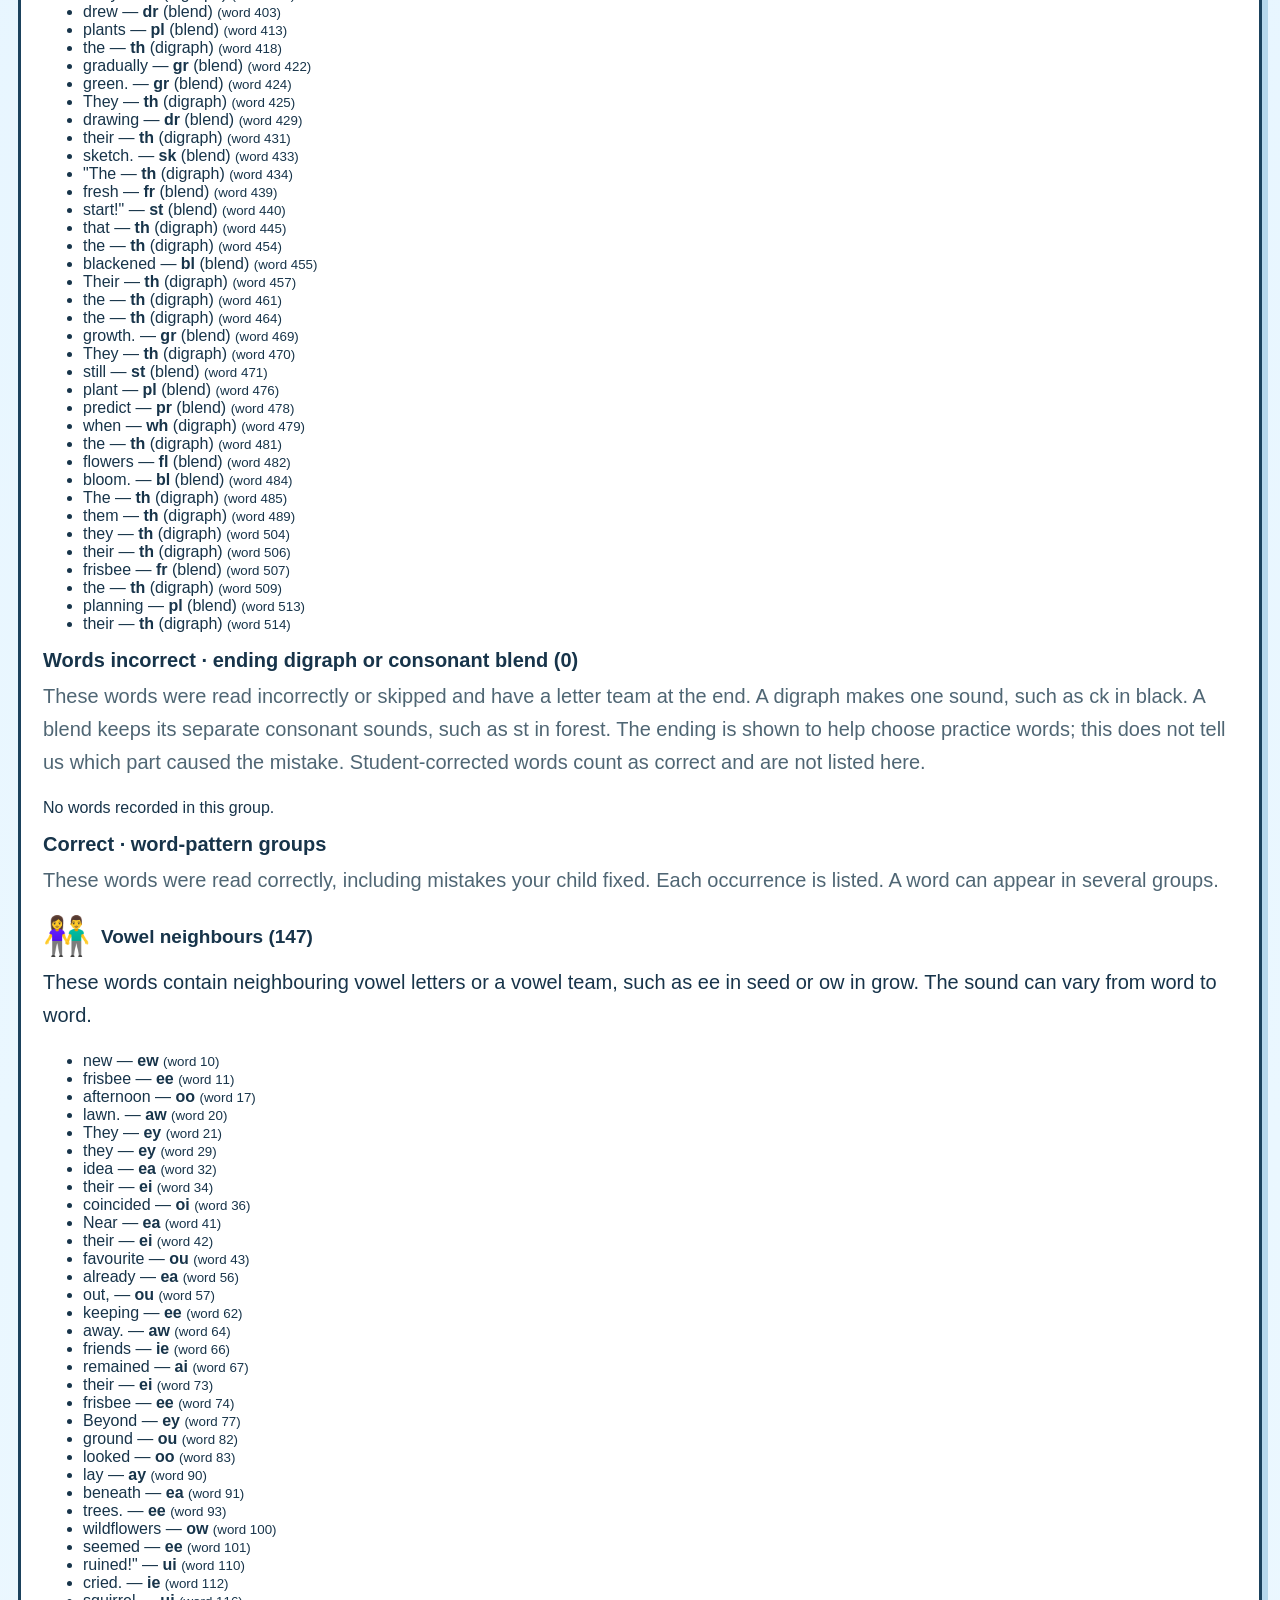
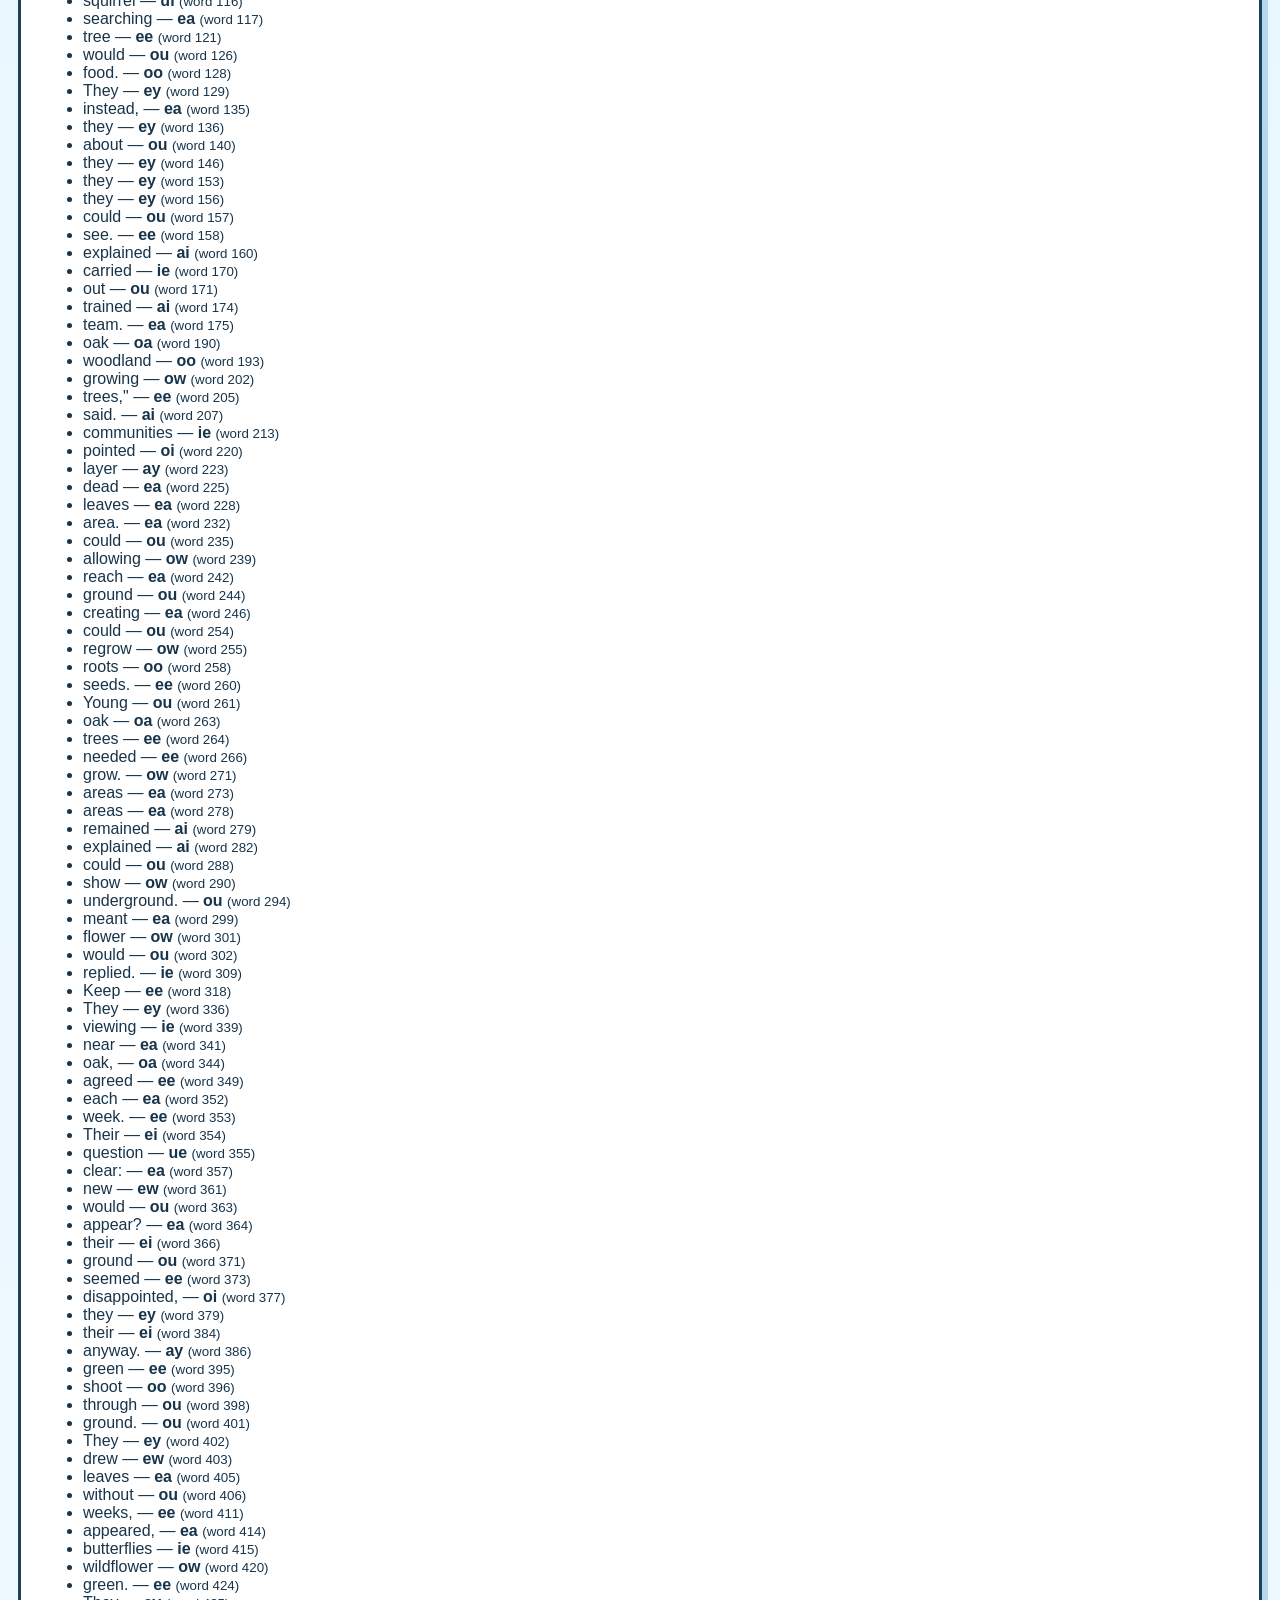
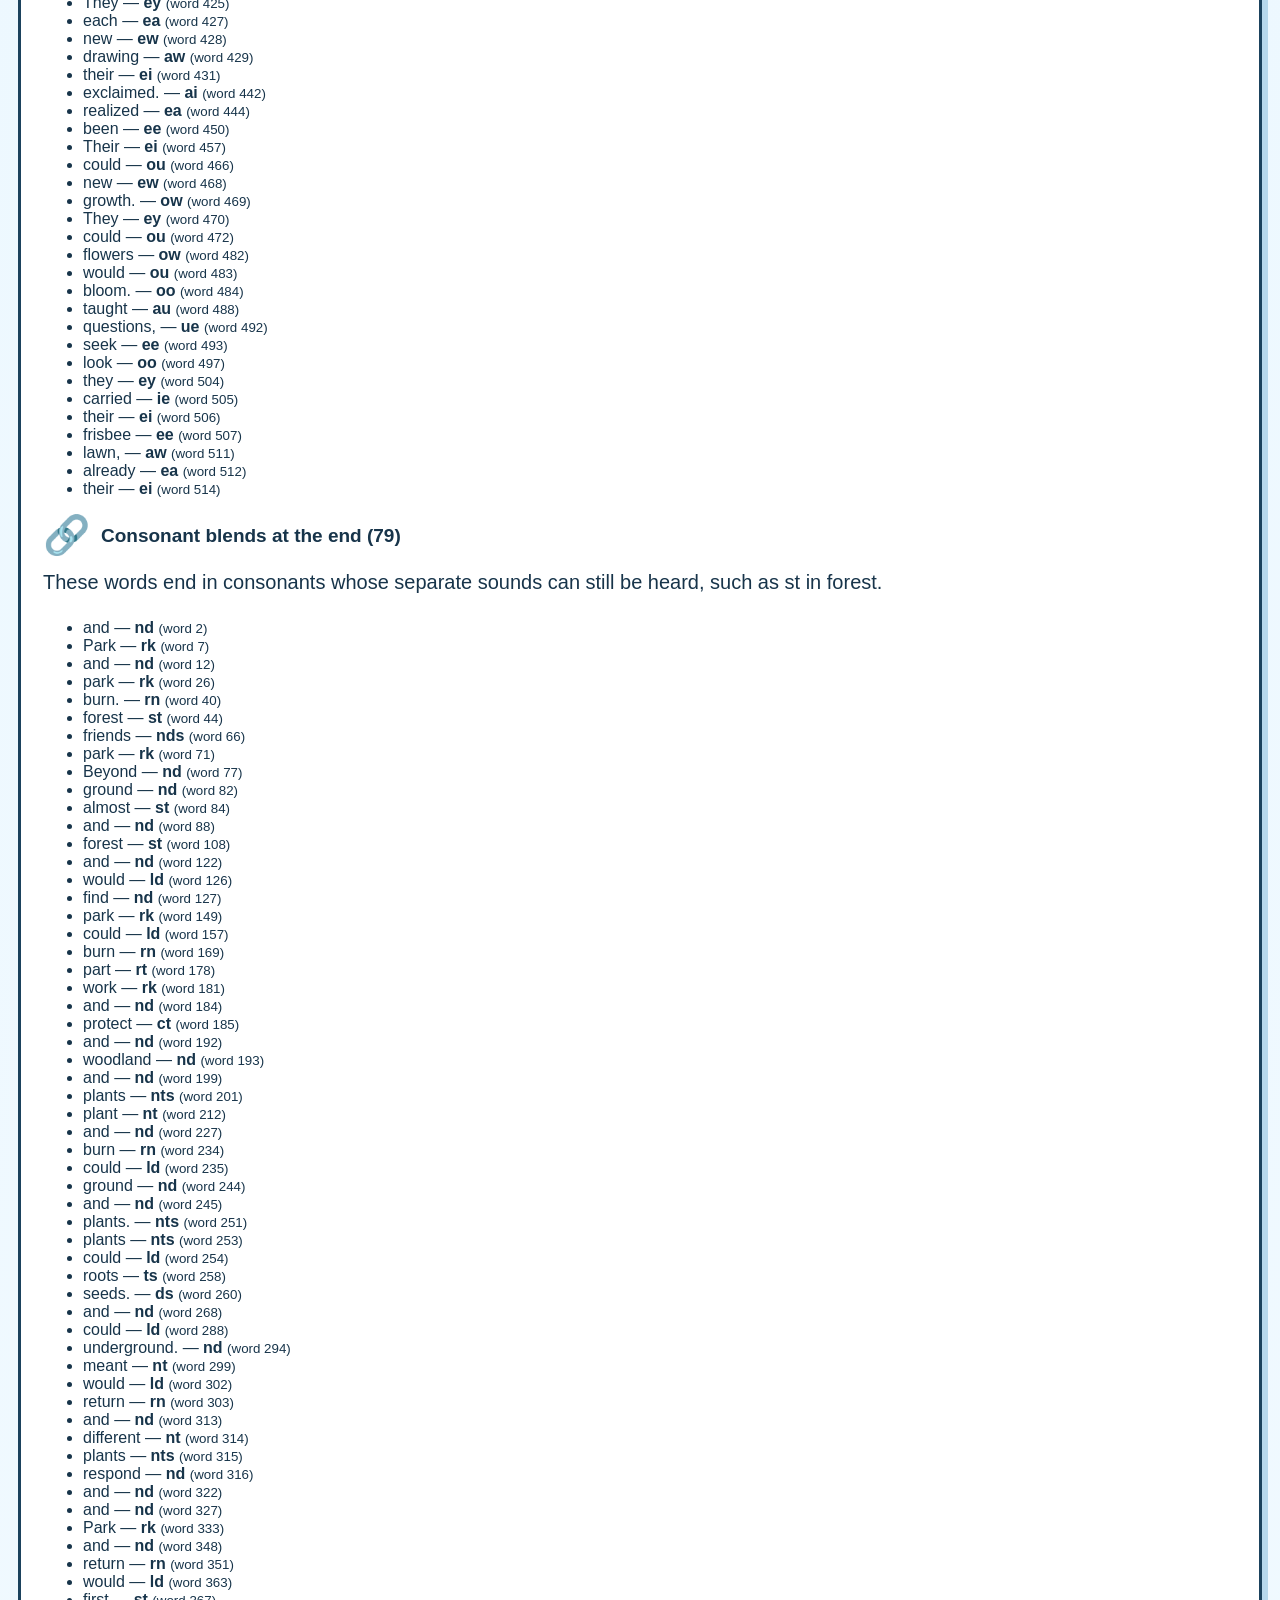
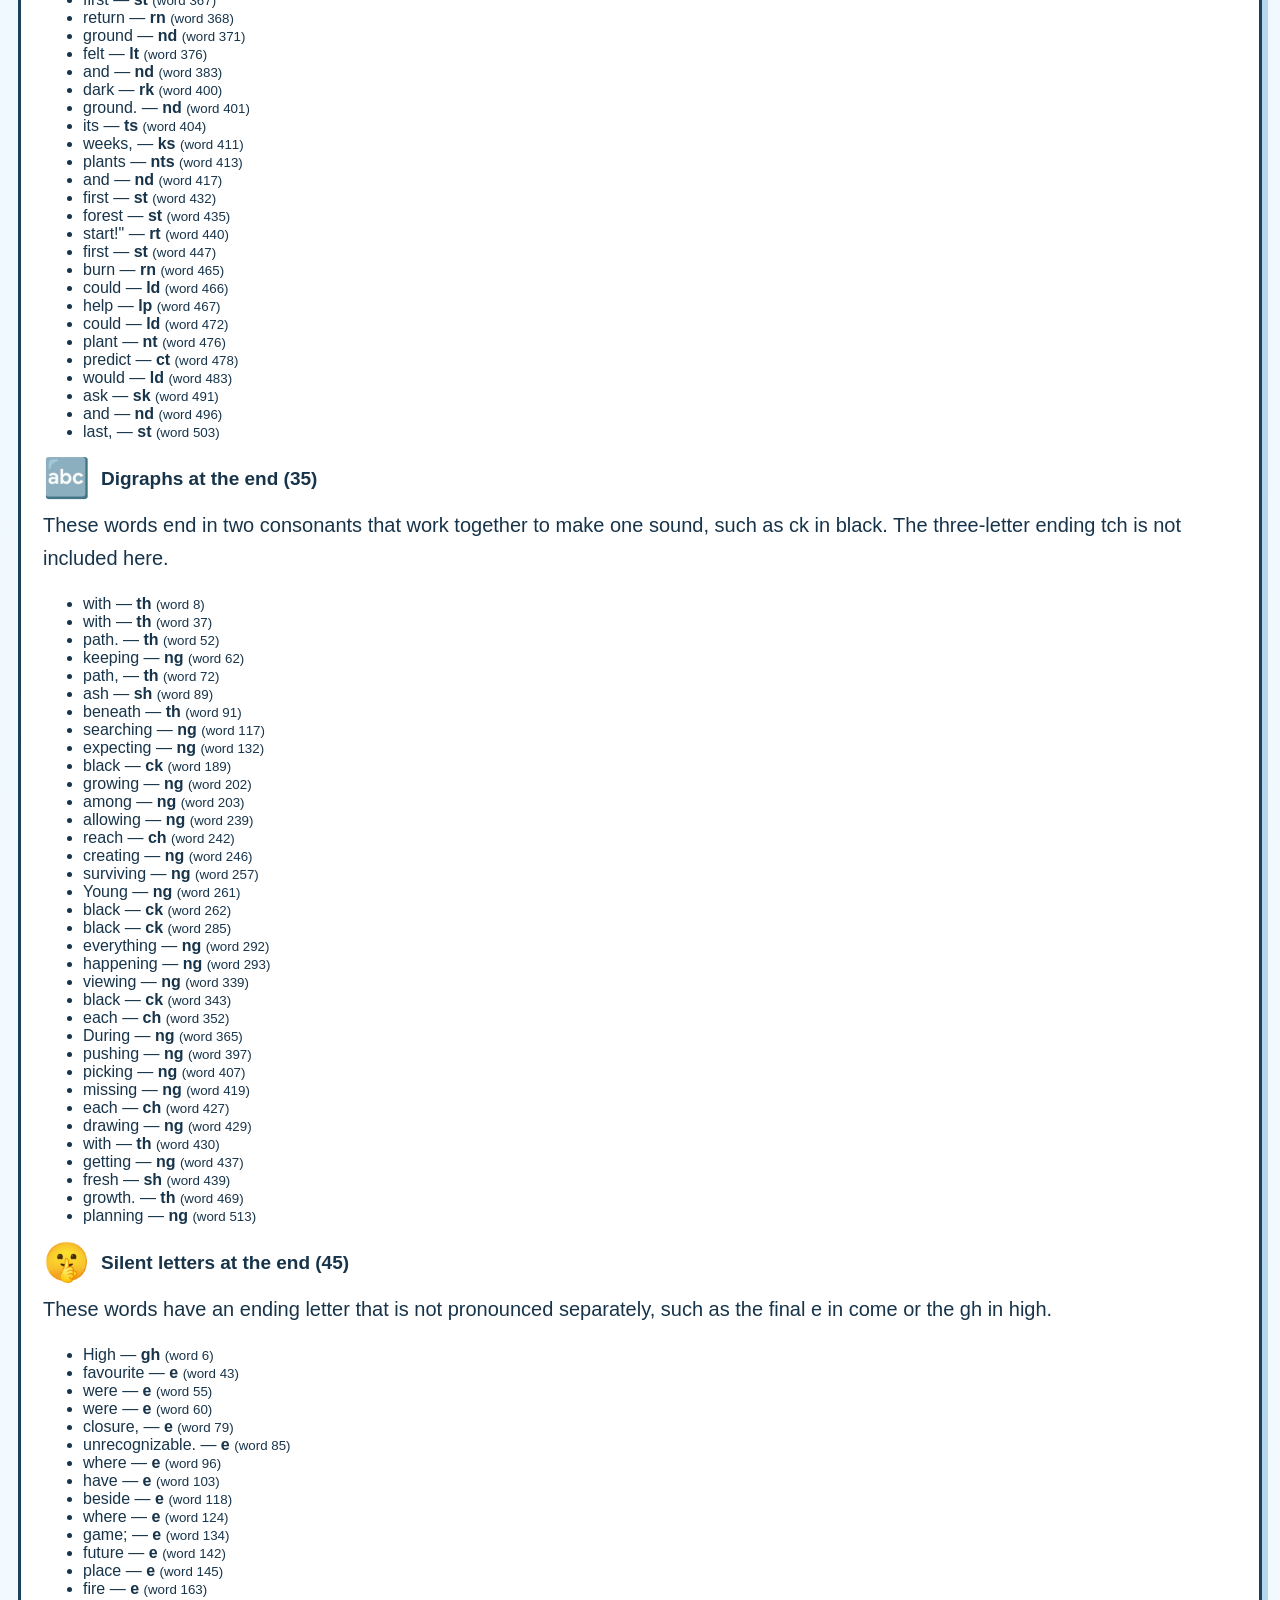
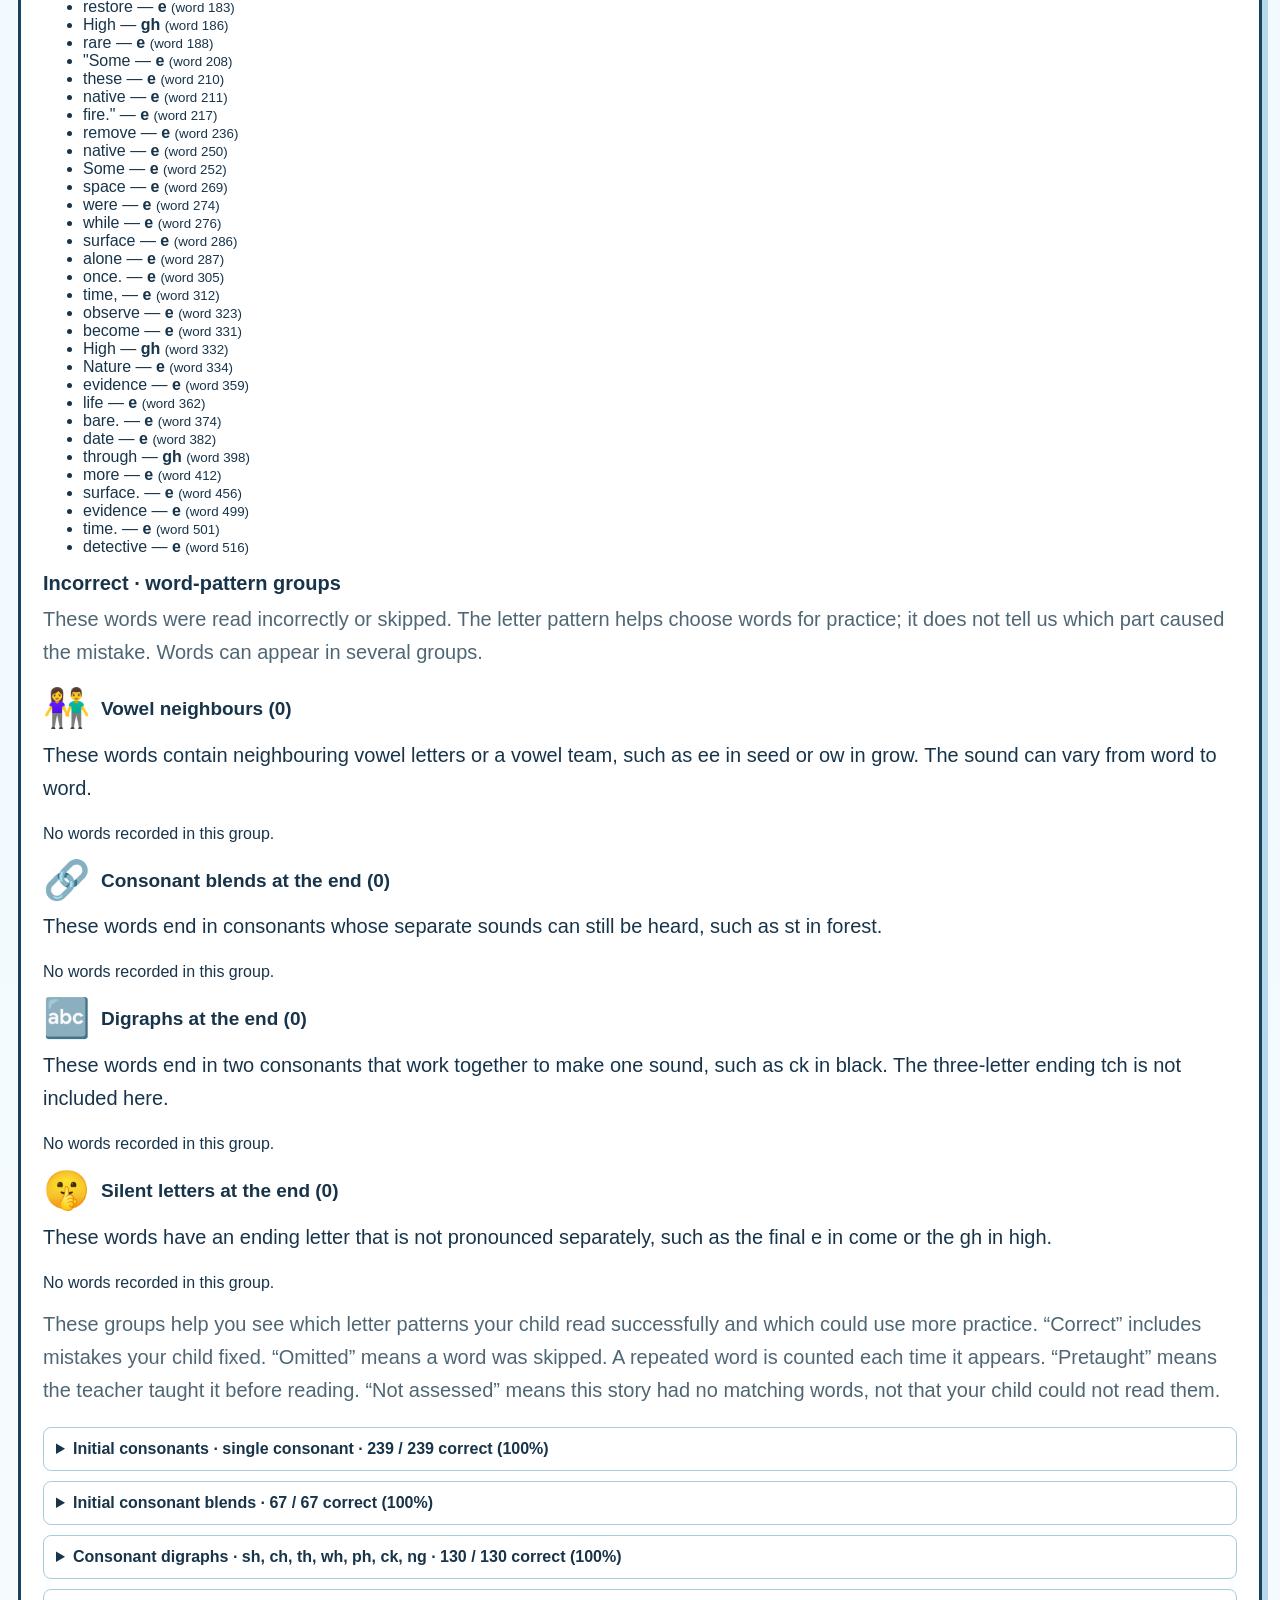
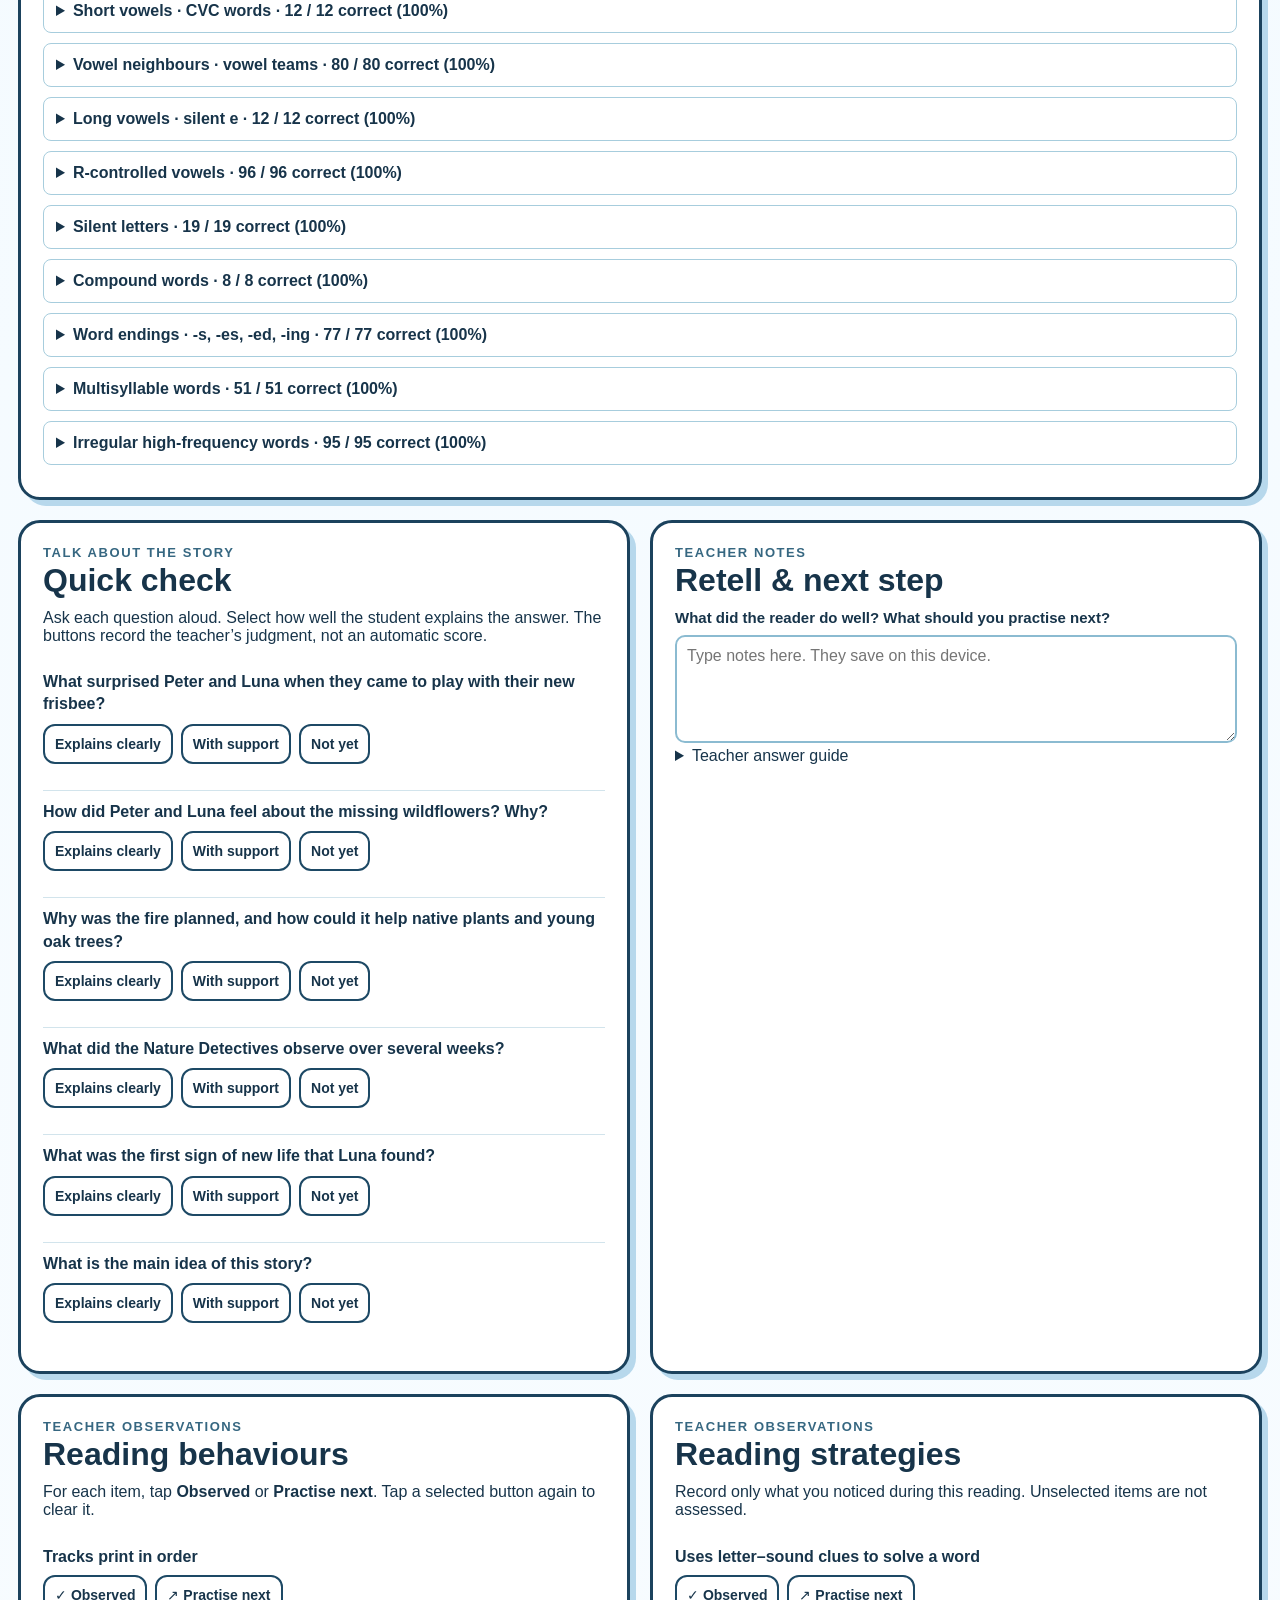
<file: Level6.html>
<!doctype html>
<html lang="en">
<head>
  <meta charset="utf-8"><meta name="viewport" content="width=device-width, initial-scale=1">
  <meta name="theme-color" content="#dceffd">
  <title>RiverReader2 | The Mystery of the Black Forest · Explorer B</title>
  <link rel="stylesheet" href="styles.css?v=levels-cvc-g5-1">
</head>
<body data-page="reader" data-level="6">
  <main id="app" class="app-shell"></main>
  <script src="stories.js?v=levels-cvc-g5-1"></script><script src="app.js?v=levels-cvc-g5-1"></script>
</body>
</html>
</file>
<file: styles.css>
:root{font-family:"Century Gothic","Trebuchet MS",Arial,sans-serif;color:#17344a;background:#e8f5ff;font-synthesis:none}
*{box-sizing:border-box}
html,body{margin:0;min-height:100%;overscroll-behavior-y:none}
body{background:radial-gradient(circle at 8% 4%,#fff 0 4%,transparent 4.1%),radial-gradient(circle at 83% 9%,#fff 0 5%,transparent 5.1%),linear-gradient(180deg,#dcefff 0,#eaf7ff 45%,#f8fcff 100%)}
button,input,textarea{font:inherit}
button{cursor:pointer}
button:focus-visible,a:focus-visible,input:focus-visible,textarea:focus-visible{outline:4px solid #ffab2d;outline-offset:3px}
a{color:#135485}
.app-shell{width:min(1480px,100%);margin:auto;padding:18px 18px 46px}
.site-screen{display:block}
.masthead{border:3px solid #183e58;border-radius:24px;background:#fff;box-shadow:8px 8px 0 #a6d3f6;padding:18px 24px;display:flex;align-items:center;gap:18px;justify-content:space-between}
.brand-line{display:flex;align-items:center;gap:14px}
.brand-mark{font-size:52px;line-height:1;filter:drop-shadow(2px 3px 0 #99c4df)}
.eyebrow{margin:0;color:#366781;font-size:13px;line-height:1.3;font-weight:900;letter-spacing:.12em;text-transform:uppercase}
h1,h2,h3,p{margin-top:0}
h1{font-size:clamp(30px,3.7vw,56px);line-height:1.06;margin-bottom:3px;letter-spacing:-.035em}
h2{font-size:clamp(23px,2.5vw,35px);line-height:1.16;margin-bottom:10px}
h3{font-size:20px;margin-bottom:8px}
.subtitle{font-size:18px;line-height:1.4;margin:0;color:#3d5a69}
.home-hero{display:grid;grid-template-columns:minmax(0,1.2fr) minmax(280px,.8fr);gap:22px;margin:28px 0}
.card{background:#fff;border:3px solid #1b425d;border-radius:22px;box-shadow:6px 6px 0 #b7d8ec;padding:22px}
.welcome-card{background:linear-gradient(135deg,#fff 0 70%,#e8f7e9 100%)}
.welcome-card p{font-size:19px;line-height:1.45}
.trail-steps{display:grid;grid-template-columns:repeat(3,1fr);gap:10px;margin-top:18px}
.trail-step{border:2px solid #93bfd9;border-radius:15px;background:#f4fbff;padding:12px;font-weight:800;line-height:1.32;text-align:center}
.trail-step span{display:block;font-size:28px;margin-bottom:4px}
.setup-card{background:#fffef0}
.field-label{font-size:15px;font-weight:900;display:block;margin:0 0 9px}
.student-input{width:100%;min-height:48px;border:2px solid #357396;border-radius:10px;padding:8px 12px;background:#fff;font-size:18px}
.hint{font-size:14px;line-height:1.45;color:#3c5c6d;margin:9px 0 18px}
.grade-row{display:grid;grid-template-columns:repeat(4,1fr);gap:8px}
.grade-button,.plain-button,.action-button,.class-button,.rating-button{min-height:46px;border:2px solid #1d4965;border-radius:12px;background:#fff;color:#17344a;padding:9px 12px;font-weight:900;box-shadow:3px 3px 0 #b2d5e9}
.grade-button[aria-pressed="true"]{background:#fff29d;box-shadow:3px 3px 0 #d4bd50}
.grade-button:hover,.plain-button:hover,.action-button:hover,.class-button:hover,.rating-button:hover{transform:translateY(-1px)}
.selected-grade-note{font-weight:800;color:#2b617a;margin:17px 0 0}
.section-intro{display:flex;align-items:end;justify-content:space-between;gap:20px;margin:26px 0 14px}
.section-intro p{margin:0;color:#3d5a69}
.story-grid{display:grid;grid-template-columns:repeat(auto-fit,minmax(250px,1fr));gap:18px}
.story-card{position:relative;overflow:hidden;display:flex;flex-direction:column;min-height:278px}
.story-card:before{content:"";position:absolute;width:120px;height:120px;border-radius:50%;right:-35px;top:-35px;background:#e1f5e7}
.story-card>*{position:relative}
.story-emoji{font-size:47px;line-height:1;margin-bottom:12px}
.story-card h3{font-size:22px;line-height:1.16}
.story-card p{color:#446073;line-height:1.4;margin-bottom:17px}
.story-card .same-story-label{font-weight:900;color:#23556d;background:#e9f7f2;border-radius:8px;padding:6px 8px;margin-bottom:9px}
.story-card .action-button{margin-top:auto;text-align:center;text-decoration:none;background:#fff4a7;color:#193b50;display:flex;align-items:center;justify-content:center}
.story-numeral{font-size:12px;font-weight:900;letter-spacing:.12em;color:#54718a;text-transform:uppercase;margin:0 0 5px}
.home-footer{margin:28px 0;color:#3b6177;font-size:14px}
.reader-top{display:flex;align-items:center;gap:16px;justify-content:space-between;flex-wrap:wrap;margin:16px 0 22px}
.back-link{font-weight:900;text-decoration:none;border:2px solid #1d4965;background:#fff;border-radius:12px;min-height:44px;padding:10px 14px;box-shadow:3px 3px 0 #b2d5e9}
.reader-meta{display:flex;gap:8px;flex-wrap:wrap}
.pill{border:2px solid #7fb3d1;background:#fff;border-radius:99px;padding:8px 12px;font-weight:900;font-size:14px}
.reader-title-row{display:flex;align-items:center;gap:14px}
.reader-title-icon{font-size:51px}
.reader-layout{display:grid;grid-template-columns:minmax(0,1.58fr) minmax(300px,.72fr);gap:20px;align-items:start}
.passage-card{padding:25px 28px}
.reading-prompt{background:#fff9cc;border:2px solid #d3b844;border-radius:13px;padding:11px 14px;font-size:17px;line-height:1.38;font-weight:800;margin:16px 0 21px}
.cvc-sound-box{background:#eaf8ef;border:2px solid #70b68b;border-radius:13px;padding:12px 14px;font-size:16px;line-height:1.5;margin:0 0 20px}
.passage{font-size:25px;line-height:1.8;color:#1b2531}
.passage.level-0{font-size:34px;line-height:1.85}
.passage.level-1{font-size:30px;line-height:1.9}
.passage.level-2{font-size:27px}
.passage.level-3{font-size:25px}
.passage.level-4{font-size:23px}
.passage.level-5{font-size:22px}
.passage p{margin:0 0 17px}
.word-token{display:inline;border:0;border-radius:5px;padding:1px 1px 2px;background:transparent;color:inherit;font:inherit;line-height:inherit;text-align:left;touch-action:manipulation;user-select:none;-webkit-user-select:none;-webkit-touch-callout:none;vertical-align:baseline}
.word-token:hover{background:#e5f3ff}
.word-token.is-error{background:#ffd6d4;box-shadow:inset 0 -4px #d5272b}
.word-token.is-omission{background:#ffe7c7;box-shadow:inset 0 -4px #a35d00;text-decoration:line-through}
.word-token.is-self{background:#dcf2dc;box-shadow:inset 0 -4px #269850}
.word-token.is-selected{outline:3px solid #e29b1c;outline-offset:2px}
.word-token.is-error:hover{background:#ffc2be}
.word-token.is-self:hover{background:#cdf0cf}
.legend{display:flex;gap:16px;flex-wrap:wrap;color:#3b6075;font-size:14px;font-weight:800}
.legend-swatch{display:inline-block;width:16px;height:16px;vertical-align:middle;border-radius:4px;border:1px solid #7499a7;margin-right:4px}
.legend-swatch.error{background:#ffd6d4;border-bottom:4px solid #d5272b}
.legend-swatch.omission{background:#ffe7c7;border-bottom:4px solid #a35d00}
.legend-swatch.self{background:#dcf2dc;border-bottom:4px solid #269850}
.teacher-column{display:flex;flex-direction:column;gap:18px;align-self:start;position:sticky;top:12px;max-height:calc(100dvh - 24px);overflow-y:auto;overscroll-behavior:contain;min-height:0;padding:2px 7px 7px 2px;z-index:5}
.teacher-card{padding:18px}
.teacher-card p{line-height:1.45}
.metric-grid{display:grid;grid-template-columns:repeat(2,minmax(0,1fr));gap:8px;margin:12px 0}
.metric{border:2px solid #b4d4e6;background:#f2faff;border-radius:11px;padding:10px;text-align:center}
.metric strong{display:block;font-size:25px;color:#123e59}
.metric span{font-size:12px;text-transform:uppercase;letter-spacing:.05em;font-weight:900;color:#4c6b7b}
.teacher-actions{display:flex;flex-wrap:wrap;gap:9px}
.action-button.primary{background:#fff3a2}
.action-button.red{background:#e33634;color:#fff;border-color:#91201f;box-shadow:3px 3px 0 #b97975}
.action-button.green{background:#dbf5dc}
.selection-slot{width:100%}
.selection-box{max-height:min(55dvh,590px);overflow-y:auto;overscroll-behavior:contain;border:2px solid #a7cddd;background:#f4fbff;border-radius:12px;padding:12px;box-shadow:5px 5px 0 #b7d8ec}
.selection-box[hidden]{display:none}
.selection-word{font-size:20px;font-weight:900;margin-bottom:9px}
.class-row{display:flex;gap:7px;flex-wrap:wrap;margin-top:11px}
.class-button{min-height:39px;font-size:13px;padding:7px 9px;box-shadow:none}
.class-button[aria-pressed="true"],.rating-button[aria-pressed="true"]{background:#cceeff;border-color:#176a9b}
.small-note{font-size:13px;color:#4f6674}
.time-row{display:flex;align-items:center;gap:10px;flex-wrap:wrap}
.time-display{font-size:24px;font-weight:900;min-width:80px}
.map-card{margin:20px 0;padding:19px}
.map-heading{display:flex;align-items:center;justify-content:space-between;gap:10px;flex-wrap:wrap}
.map-heading h2{margin-bottom:0}
.map-frame{border:2px solid #9cc9df;border-radius:15px;background:#e8f6e8;overflow:hidden;margin:13px 0}
.map-frame svg{display:block;width:100%;height:auto}
.map-legend{display:flex;gap:14px;flex-wrap:wrap;font-size:13px;font-weight:900;color:#395a68}
.map-legend span:before{content:"";display:inline-block;width:22px;height:0;border-top:4px solid;margin-right:5px;vertical-align:middle}
.map-legend .open:before{border-color:#3284a3}
.map-legend .closed:before{border-color:#d33934;border-style:dashed}
.map-legend .detour:before{border-color:#159457;border-style:dashed}
.map-legend .marker:before{width:12px;height:12px;background:#087d48;border:2px solid #fff;box-shadow:0 0 0 1px #087d48;transform:rotate(45deg);margin:0 10px 0 3px}
.below-grid{display:grid;grid-template-columns:repeat(2,minmax(0,1fr));gap:20px;margin:20px 0}
.rating-row{display:flex;flex-wrap:wrap;gap:8px;margin:8px 0 16px}
.rating-button{font-size:14px;min-height:40px;padding:7px 10px;box-shadow:none}
.response-question{padding:10px 0;border-bottom:1px solid #d2e4ec}
.response-question:last-child{border-bottom:0}
.response-question strong{display:block;line-height:1.4}
.observation-item{padding:11px 0;border-top:1px solid #d2e4ec}
.observation-item:first-child{border-top:0}
.observation-item strong{display:block;line-height:1.4}
.observation-item .rating-row{margin:7px 0 1px}
.teacher-notes{width:100%;min-height:108px;resize:vertical;border:2px solid #8bbbd1;border-radius:10px;padding:10px;font-size:16px}
.story-nav{display:flex;justify-content:space-between;gap:12px;margin:22px 0}
.story-nav a{display:flex;align-items:center;justify-content:center;text-decoration:none;min-width:135px}
.save-note{color:#3e697e;font-size:13px;font-weight:800}
.visually-hidden{position:absolute!important;width:1px;height:1px;padding:0;margin:-1px;overflow:hidden;clip:rect(0,0,0,0);white-space:nowrap;border:0}
#print-report{display:none}
@media(max-width:980px){.reader-layout{grid-template-columns:minmax(0,1fr) minmax(280px,38%);gap:12px}.teacher-card{padding:13px}.home-hero{grid-template-columns:1fr 1fr}}
@media(max-width:700px){.app-shell{padding:10px 10px 30px}.masthead{padding:13px 15px;border-radius:18px}.brand-mark{font-size:39px}.home-hero,.below-grid,.reader-layout{grid-template-columns:1fr}.trail-steps{grid-template-columns:1fr 1fr 1fr}.teacher-column{order:-1;top:6px;max-height:35dvh;background:#fff;border:2px solid #1b425d;border-radius:14px;box-shadow:4px 4px 0 #b7d8ec;padding:8px}.selection-box{max-height:28dvh}.passage-card{padding:16px}.passage.level-0{font-size:28px}.passage.level-1{font-size:25px}.passage.level-2{font-size:24px}.passage.level-3,.passage.level-4,.passage.level-5{font-size:22px}.story-grid{grid-template-columns:1fr}.reader-title-icon{font-size:39px}}
@media print{html,body{background:#fff!important;color:#000!important;overscroll-behavior:auto}.app-shell{width:100%;padding:0;margin:0}.site-screen{display:none!important}#print-report{display:block!important;font-family:Arial,sans-serif;color:#000;font-size:10pt}#print-report h1{font-size:21pt;margin:0 0 6pt}#print-report h2{font-size:14pt;margin:13pt 0 5pt}#print-report table{border-collapse:collapse;width:100%;margin:6pt 0}#print-report th,#print-report td{border:1px solid #333;padding:5pt;text-align:left}#print-report .report-meta{display:grid;grid-template-columns:repeat(2,1fr);gap:3pt 15pt}#print-report .report-passage{line-height:1.7;font-size:10.5pt}#print-report .report-error{background:#eee;text-decoration:underline wavy #b00;text-underline-offset:2px}#print-report .report-self{background:#eee;border-bottom:2px solid #555}#print-report .report-note{border:1px solid #999;padding:7pt;min-height:30pt;white-space:pre-wrap}.print-no-break{break-inside:avoid}}
@media print{@page{size:letter landscape;margin:.4in}#print-report .word-ledger{table-layout:fixed;font-size:8pt}#print-report .word-ledger thead{display:table-header-group}#print-report .word-ledger td{padding:2.5pt 3pt;vertical-align:top}#print-report .word-ledger tr{break-inside:avoid}#print-report .word-ledger th:nth-child(1),#print-report .word-ledger td:nth-child(1){width:4%}#print-report .word-ledger th:nth-child(2),#print-report .word-ledger td:nth-child(2){width:11%}#print-report .word-ledger th:nth-child(3),#print-report .word-ledger td:nth-child(3){width:14%}#print-report .word-ledger th:nth-child(4),#print-report .word-ledger td:nth-child(4){width:12%}#print-report .word-ledger th:nth-child(5),#print-report .word-ledger td:nth-child(5){width:23%}#print-report .word-ledger th:nth-child(6),#print-report .word-ledger td:nth-child(6){width:36%}#print-report .word-number{color:#555}#print-report .word-status{font-weight:700}#print-report .word-result[data-status="incorrect"] .word-status{text-decoration:underline}#print-report .word-result[data-status="omission"] .word-status{text-decoration:line-through}#print-report .word-result[data-status="self-corrected"] .word-status{font-style:italic}#print-report .report-omission{background:#eee;text-decoration:line-through}}

/* School-supply student IDs */
.student-grid{display:grid;grid-template-columns:repeat(5,minmax(0,1fr));gap:10px}.student-tile{display:flex;flex-direction:column;align-items:center;justify-content:center;gap:6px;min-height:103px;padding:8px 3px;border:2px solid #d7e4e5;background:white;border-radius:14px;color:#315d68;font-size:12px;font-weight:bold}.student-tile img{height:63px;width:72px;object-fit:contain;pointer-events:none}.student-tile:hover,.student-tile:focus-visible{background:#eff7f2;border-color:#315d68}.student-selected{display:flex;align-items:center;gap:10px;padding:9px 0 17px;font-size:15px;font-weight:bold}.student-selected img{height:40px;width:45px;object-fit:contain}.student-selected button{margin-left:auto;border:1px solid #d7e4e5;border-radius:9px;background:white;padding:8px;font-size:12px;color:#315d68}
@media(max-width:520px){.student-grid{gap:6px;grid-template-columns:repeat(4,minmax(0,1fr))}.student-tile{min-height:92px;font-size:11px}.student-tile img{height:53px;width:58px}}
[hidden]{display:none!important}

.word-ticks{position:fixed;z-index:1000;display:flex;gap:12px;flex-wrap:wrap;max-width:calc(100vw - 16px);padding:10px 12px;background:#fff;border:2px solid #1b425d;border-radius:10px;box-shadow:0 3px 12px #0003;font:700 14px/1.4 Arial,sans-serif;color:#17344a}.word-ticks label{display:flex;align-items:center;gap:4px;cursor:pointer;min-height:28px}.word-ticks input{width:18px;height:18px;accent-color:#1b6c93}

.cvc-preview-card{margin:20px 0}.preview-table{width:100%;border-collapse:collapse;font-size:14px}.preview-table th,.preview-table td{border:1px solid #a7cddd;padding:8px;text-align:left}.preview-table th{background:#eaf4fa}.preview-table input{width:18px;height:18px;vertical-align:middle}
.teacher-added-box{margin:16px 0;padding:16px;border:2px solid #527d97;border-radius:12px;background:#edf7ff}.teacher-added-box h3{margin:0 0 10px}.teacher-added-words{display:flex;flex-wrap:wrap;gap:10px;list-style:none;padding:0;margin:0}.teacher-added-words li{background:#fff;border:1px solid #a7cddd;border-radius:8px;padding:8px 14px;font-size:20px;font-weight:700}

.word-token.is-pretaught{border-top:3px solid #d5ad00}.word-token.is-pretaught:not(.is-error):not(.is-self):not(.is-omission){background:#fff2a6}.report-pretaught{background:#fff2a6;print-color-adjust:exact;-webkit-print-color-adjust:exact}
.top-timer-card{margin:16px 0;background:#fff9df;border:3px solid #d2a632}.top-timer-card h3{font-size:24px;margin:4px 0 12px}.top-timer-card .time-display{font-size:38px}.top-timer-card .time-row{justify-content:flex-start;gap:20px}

.cvc-word-results{margin:20px 0}.cvc-word-results td{vertical-align:top;width:50%}.cvc-word-results ul{padding-left:22px;margin:0}.cvc-word-results li{padding:4px 0}

.decoding-card{margin:20px 0}.decoding-area{margin:10px 0;border:1px solid #a7cddd;border-radius:8px;padding:12px}.decoding-area summary{cursor:pointer;font-weight:700}.decoding-area td{width:50%;vertical-align:top}.decoding-area ul{padding-left:22px}.decoding-area li{padding:3px 0}

.digraph-ticks{flex-basis:100%;font-size:13px;border-top:1px solid #a7cddd;padding-top:5px}.digraph-ticks:empty{display:none}.word-ticks{max-width:min(420px,calc(100vw - 16px))}

@media print{#print-report{font-size:11pt;line-height:1.4}#print-report h1{font-size:24pt}#print-report h2{color:#234f60;border-bottom:1px solid #a7cddd;padding-bottom:4pt}#print-report h3{font-size:12pt;break-after:avoid}#print-report .family-intro{background:#edf7fa;padding:10pt;border-left:4pt solid #527d97}#print-report .section-explanation,#print-report .small-note{font-size:10.5pt;color:#333}#print-report .word-ledger{font-size:10pt}#print-report th{background:#edf7fa}#print-report td{vertical-align:top}#print-report p{margin:6pt 0}#print-report ul{padding-left:16pt}#print-report .report-meta{gap:6pt 15pt}}
/* Larger parent-facing assessment explanations. */
.cvc-preview-card>p,.cvc-word-results .small-note,.decoding-card>p,.decoding-card .small-note,.decoding-card .section-explanation,#cvc-preview-results .small-note{font-size:18px;line-height:1.6}
@media print{#print-report p,#print-report .small-note,#print-report .section-explanation,#print-report .family-intro{font-size:13pt;line-height:1.5}#print-report p small{font-size:12pt}}
/* Larger explanations for families. */
.cvc-preview-card>p,.cvc-word-results .small-note,.decoding-card>p,.decoding-card .small-note,.decoding-card .section-explanation,#cvc-preview-results .small-note{font-size:20px;line-height:1.65}
@media print{#print-report p,#print-report .small-note,#print-report .section-explanation,#print-report .family-intro{font-size:15pt;line-height:1.55}#print-report p small{font-size:14pt}#print-report h2{font-size:18pt}#print-report h3{font-size:16pt}}
.assessment-emoji{display:inline-block;font-size:2em;line-height:1;vertical-align:middle;margin:0 .15em .1em 0;font-family:"Segoe UI Emoji","Apple Color Emoji",sans-serif}@media print{#print-report .assessment-emoji{font-size:2em}}

.paired-decoding-group h4{font-size:19px;margin:18px 0 8px}.paired-decoding-group .section-explanation{font-size:20px;line-height:1.65}@media print{#print-report h4{font-size:16pt;break-after:avoid}#print-report .paired-decoding-group .section-explanation{font-size:15pt;line-height:1.55}}
</file>
<file: landing.css>
@font-face{font-family:"Andika";font-style:normal;font-weight:400;font-display:swap;src:url(assets/fonts/Andika-Regular.ttf) format("truetype")}
@font-face{font-family:"Andika";font-style:normal;font-weight:700;font-display:swap;src:url(assets/fonts/Andika-Bold.ttf) format("truetype")}
@font-face{font-family:"Andika";font-style:italic;font-weight:400;font-display:swap;src:url(assets/fonts/Andika-Regular.ttf) format("truetype")}
@font-face{font-family:"Andika";font-style:italic;font-weight:700;font-display:swap;src:url(assets/fonts/Andika-Bold.ttf) format("truetype")}

:root{font-family:"Andika",Arial,sans-serif;color:#263f48;background:#f3f7f6;--teal:#315d68;--muted:#667b86;--line:#d7e4e5;--mint:#e1efea;--gold:#f5cc70}
*{box-sizing:border-box}body{margin:0}button,a{font:inherit}button{cursor:pointer}a{color:inherit}button:focus-visible,a:focus-visible,summary:focus-visible{outline:3px solid #af7200;outline-offset:4px}[hidden]{display:none!important}
.landing{min-height:100dvh;display:grid;grid-template-columns:minmax(280px,.82fr) minmax(540px,1.25fr);gap:clamp(28px,4vw,72px);max-width:1600px;margin:auto;padding:clamp(22px,3.4vw,56px);align-items:center}
.brand{display:flex;align-items:center;gap:10px;font-weight:bold;font-size:15px;letter-spacing:1.5px;color:var(--teal);margin-bottom:28px}.brand-mark{display:grid;place-items:center;width:44px;height:44px;border-radius:13px;background:var(--mint);font-size:26px;letter-spacing:0}
.eyebrow{font-size:12px;font-weight:bold;letter-spacing:2px;color:var(--teal);margin:0 0 13px}.welcome h1{font-size:clamp(54px,5.5vw,86px);letter-spacing:-3.5px;line-height:1.02;margin:0 0 20px}.welcome h1 span{color:var(--teal)}.star{font-size:.48em;color:#bd8c1f;vertical-align:top;display:inline-block;transform:rotate(-12deg);margin-left:6px}
.intro{font-size:clamp(19px,1.6vw,24px);line-height:1.5;max-width:440px;margin:0 0 22px;color:#536e78}.welcome-picture{display:block;width:100%;max-width:430px;max-height:260px;object-fit:contain;object-position:left center;margin:18px 0}
.features{display:grid;gap:10px;font-size:14px;line-height:1.4;padding:0;list-style:none;margin:22px 0}.features li{display:flex;align-items:center;gap:11px}.features b{display:grid;place-items:center;width:27px;height:27px;flex:none;border-radius:8px;background:var(--mint);color:var(--teal);font-size:11px}.local-note{font-size:12px;color:var(--muted);line-height:1.5;margin:22px 0 0}
.picker{background:white;border:1px solid #e2e9e8;border-radius:28px;padding:clamp(23px,2.5vw,38px);box-shadow:0 16px 42px #34535a0d;min-width:0}.picker h2{font-size:clamp(25px,2.2vw,33px);letter-spacing:-1px;margin:0 0 9px}.picker-note{font-size:14px;line-height:1.5;color:var(--muted);margin:0 0 20px}
.grade-tabs{display:grid;grid-template-columns:1fr 1fr;gap:10px;margin-bottom:23px}.grade-tabs button{border:2px solid var(--line);border-radius:14px;padding:11px;text-align:left;background:#fff;color:var(--teal);min-height:66px}.grade-tabs strong{display:block;font-size:22px}.grade-tabs span{font-size:13px}.grade-tabs [aria-selected=true]{background:#e1efea;border-color:var(--teal);box-shadow:0 3px 0 #315d6824}.grade-tabs button:nth-child(2)[aria-selected=true]{background:#eee8f8;border-color:#65518d;color:#58407e}
.section-heading{display:flex;align-items:center;justify-content:space-between;gap:12px;margin:0 0 10px}.section-heading h3{font-size:16px;margin:0}.section-heading span{font-size:11px;color:var(--muted)}.days{display:grid;grid-template-columns:repeat(5,minmax(0,1fr));gap:10px;margin-bottom:25px}.day{display:flex;flex-direction:column;align-items:center;justify-content:center;gap:4px;min-height:91px;border:1px solid #d7e4e5;border-radius:15px;text-decoration:none;background:#eff6f2;font-size:12px;color:#315d68}.day strong{font-size:32px;line-height:1.1}.day:nth-child(2){background:#fff3d8}.day:nth-child(3){background:#fcebee}.day:nth-child(4){background:#eef1fb}.day:nth-child(5){background:#e8f4f7}.day:hover{border-color:var(--teal);box-shadow:0 3px 0 #315d6824;transform:translateY(-2px)}
.benches{display:grid;grid-template-columns:repeat(3,minmax(0,1fr));gap:9px}.bench{display:flex;align-items:center;gap:10px;border:1px solid var(--line);border-radius:12px;padding:10px 8px;min-height:58px;text-decoration:none;background:#fafcfb;font-size:12px;line-height:1.3}.bench>b{display:grid;place-items:center;flex:none;background:var(--mint);color:var(--teal);border-radius:9px;width:30px;height:33px;font-size:16px}.bench strong{display:block;font-size:10px;font-weight:normal;letter-spacing:.5px;color:var(--muted);margin-bottom:2px}.bench:hover{background:#eaf4ef;border-color:var(--teal)}.extra{font-size:12px;color:var(--teal);display:inline-block;margin-top:13px}
.picker-foot{display:flex;align-items:center;justify-content:space-between;gap:10px;padding-top:17px;border-top:1px solid #e5ecea;margin-top:21px;font-size:11px;color:var(--muted)}.picker-foot a{font-weight:bold;text-decoration:none;color:var(--teal)}
.grownups{grid-column:1/-1;border-top:1px solid var(--line);padding-top:16px;display:flex;gap:20px;align-items:flex-start;flex-wrap:wrap;font-size:12px}.grownups>details{flex:1;min-width:260px}.grownups summary{cursor:pointer;color:var(--teal);padding:6px;font-weight:bold}.parent-pdf-content{padding:10px;line-height:1.5}.parent-pdf-grid{display:grid;grid-template-columns:repeat(3,minmax(0,1fr));gap:8px}.parent-pdf-link{display:flex;flex-direction:column;gap:4px;background:#fff;border:1px solid var(--line);border-radius:10px;text-decoration:none;padding:10px}.parent-pdf-link span{color:var(--muted);font-size:11px}.learner-reset{padding:10px;line-height:1.5}.learner-reset button{border:1px solid var(--line);border-radius:8px;background:white;padding:9px;color:var(--teal);margin:3px}.reset-confirm{padding:12px;background:#fff9e9;border:1px solid #e7d3a1;border-radius:10px;margin-top:8px}.reset-confirm strong{font-size:15px}#newLearnerStatus{color:var(--teal)}
@media(min-width:1000px) and (max-height:790px){.landing{padding:22px 35px;gap:24px 45px}.brand{margin-bottom:18px}.welcome h1{font-size:69px;margin-bottom:13px}.intro{font-size:20px;margin-bottom:14px}.welcome-picture{max-height:190px;margin:10px 0}.features{margin:13px 0;gap:7px}.local-note{margin-top:12px}.picker{padding:24px}.days{margin-bottom:18px}.day{min-height:78px}.picker-foot{margin-top:17px;padding-top:13px}.grade-tabs{margin-bottom:18px}.grownups{padding-top:8px}}
@media(max-width:999px){.landing{grid-template-columns:minmax(0,1fr);max-width:750px;padding:25px;gap:26px}.welcome{display:grid;grid-template-columns:1fr 1fr;column-gap:18px}.brand,.eyebrow,.welcome h1,.intro{grid-column:1}.brand{margin-bottom:20px}.welcome h1{font-size:58px}.intro{font-size:18px;margin:0}.welcome-picture{grid-column:2;grid-row:2/6;align-self:center;margin:0}.features,.local-note{grid-column:1/-1}.features{grid-template-columns:repeat(3,minmax(0,1fr));font-size:12px;margin-bottom:0}.local-note{margin-top:12px}.grownups{display:block}.parent-pdf-grid{grid-template-columns:repeat(2,minmax(0,1fr))}}
@media(max-width:520px){.landing{padding:20px 14px}.welcome h1{font-size:48px;letter-spacing:-2px}.brand{font-size:12px;margin-bottom:16px}.intro{font-size:16px}.welcome-picture{max-height:150px}.features{display:none}.picker{padding:21px 15px;border-radius:22px}.picker h2{font-size:26px}.days{gap:6px}.day{min-height:77px}.day strong{font-size:28px}.grade-tabs button{padding:10px;min-height:62px}.grade-tabs strong{font-size:20px}.benches{grid-template-columns:repeat(2,minmax(0,1fr))}.picker-foot{font-size:10px}.parent-pdf-grid{grid-template-columns:1fr}}

.student-grid{display:grid;grid-template-columns:repeat(5,minmax(0,1fr));gap:10px}.student-tile{display:flex;flex-direction:column;align-items:center;justify-content:center;gap:6px;min-height:103px;padding:8px 3px;border:2px solid #d7e4e5;background:white;border-radius:14px;color:#315d68;font-size:12px;font-weight:bold}.student-tile img{height:63px;width:72px;object-fit:contain;pointer-events:none}.student-tile:hover,.student-tile:focus-visible{background:#eff7f2;border-color:#315d68}.student-selected{display:flex;align-items:center;gap:10px;padding:9px 0 17px;font-size:15px;font-weight:bold}.student-selected img{height:40px;width:45px;object-fit:contain}.student-selected button{margin-left:auto;border:1px solid #d7e4e5;border-radius:9px;background:white;padding:8px;font-size:12px;color:#315d68}
@media(max-width:520px){.student-grid{gap:6px;grid-template-columns:repeat(4,minmax(0,1fr))}.student-tile{min-height:92px;font-size:11px}.student-tile img{height:53px;width:58px}}
.learning-hub-link{display:inline-flex;align-items:center;gap:6px;color:#126a63;font:700 14px/1.3 "Andika",sans-serif;text-decoration:underline;padding:4px 0;min-height:32px}.learning-hub-link:focus-visible{outline:3px solid #b97909;outline-offset:3px}

/* Friendly Halloween theme. Maths representations and block colours retain their meaning. */
:root{--ink:#352442;--accent:#783c8d;--soft:#f3eafb;--warm:#f5ad54;--line:#dfcfe7;--ground:#fff8ef}
body{background:#fff8ef;color:#352442}
body.inspire{--ink:#253f36;--accent:#356e57;--soft:#edf5e9;--warm:#f5ad54;--line:#ccdfce;--ground:#f7faef}
.screen-mode .top{background:#fffcf6;border-bottom-color:var(--line)}
.screen-mode .brand{color:var(--ink)}
.screen-mode .question{border-color:var(--line);box-shadow:0 3px 0 #783c8d0a}
.screen-mode .badge{background:#f5ad54;color:#352442}
.screen-mode.inspire .badge{background:#d4e8c8;color:#253f36}
.screen-mode .allow-check{background:#fff9ef;border-color:var(--line)}
.screen-mode .allow-check input,.screen-mode .done-label input{accent-color:var(--accent)}
.screen-mode .progress{color:var(--accent)}
.screen-mode .workbench-brand-picture{object-fit:contain}
.landing{color:#352442;background:radial-gradient(ellipse at 0 10%,#fce3ba88,transparent 45%),radial-gradient(ellipse at 100% 100%,#e4d4f088,transparent 45%)}
.landing .brand,.landing .eyebrow{color:#783c8d}.landing .brand-mark{background:#f9e4c7;color:#9b5415}
.landing h1{color:#352442}.landing h1 span{color:#783c8d}.landing .star{color:#d78120}
.landing .intro,.landing .picker-note,.landing .local-note,.landing .features{color:#65546f}
.landing .picker{border-color:#dfcfe7;background:#fffdf9;box-shadow:0 16px 42px #6d3e7310}
.landing .welcome-picture{width:min(100%,390px);height:auto;max-height:260px;object-fit:contain;border-radius:20px;background:#fce8cf}
.landing .student-tile{background:#fffaf2;border-color:#e5d6bf}.landing .student-tile[aria-pressed=true],.landing .student-tile.selected{border-color:#783c8d;background:#f3eafb;color:#352442}
.landing [role=tab][aria-selected=true]{border-color:#783c8d;background:#f3eafb;color:#352442}
.landing #tab-inspire[aria-selected=true]{border-color:#356e57;background:#edf5e9;color:#253f36}
.landing .day{background:#fff3dc;border-color:#ead6b6;color:#5a3a20}.landing .day:nth-child(even){background:#f1eafb;border-color:#dfcfe7;color:#57386c}
.landing .bench{background:#fffaf2;border-color:#e5d6bf}.landing .bench:hover,.landing .day:hover{border-color:#783c8d}
.landing .features b{background:#f3eafb;color:#783c8d}
.landing button:focus-visible,.landing a:focus-visible{outline:3px solid #b66c14;outline-offset:4px}
.spooky-base-note{padding:10px 14px;border:1px solid #dfcfe7;border-radius:12px;background:#fff6e7;color:#55435d;font-size:15px}
@media(max-height:800px) and (min-width:1001px){.landing .welcome-picture{max-height:205px;width:min(100%,310px)}}

.class-topics{grid-template-columns:repeat(2,minmax(0,1fr));margin-top:14px}.start-booklet{display:block;min-height:55px;text-align:center;padding:10px;margin-bottom:12px}.start-booklet strong{font-size:23px}.landing .welcome h1{font-size:clamp(48px,6vw,82px)}.landing .brand{font-size:20px}.landing .bench{min-height:72px}.landing .benches strong{font-size:13px}.parent-pdf-link{margin:10px 0}.landing .welcome-picture{max-height:220px}@media(max-width:600px){.class-topics{grid-template-columns:1fr}}
/* Compact entry screen; expanded teacher tools open over the screen. */
.extra-activities{font-size:14px;margin-top:9px}.extra-activities summary{cursor:pointer;padding:4px}.extra-activities[open]{position:fixed;z-index:25;top:50%;left:50%;transform:translate(-50%,-50%);width:min(900px,94vw);max-height:88dvh;overflow:auto;background:#fffdf9;border:2px solid #783c8d;border-radius:15px;padding:16px;box-shadow:0 0 0 100vmax #35244255}
.landing{grid-template-columns:minmax(250px,.8fr) minmax(460px,1.3fr)}
.landing{height:100dvh;min-height:0;padding:20px 28px;gap:12px 36px;grid-template-rows:minmax(0,1fr) auto;align-items:center}.landing .welcome{min-height:0}.landing .brand{font-size:19px;margin-bottom:14px;letter-spacing:0}.landing .brand-mark{height:36px;width:36px;font-size:23px}.landing .eyebrow{margin-bottom:8px;letter-spacing:1px}.landing .welcome h1{font-size:clamp(42px,5vw,66px);margin-bottom:12px}.landing .intro{font-size:19px;line-height:1.35;margin-bottom:10px}.landing .welcome-picture{max-height:160px;margin:10px 0}.landing .features{gap:6px;margin:10px 0;font-size:13px}.landing .local-note{font-size:12px;line-height:1.3;margin:8px 0}.landing .picker{padding:20px 22px}.landing .picker h2{font-size:25px;margin:0 0 8px}.landing .picker-note{font-size:14px;line-height:1.3;margin:0 0 12px}.landing .student-grid{grid-template-columns:repeat(5,minmax(0,1fr));gap:7px}.landing .student-tile{min-height:72px;padding:5px;font-size:11px;gap:2px}.landing .student-tile img{height:43px;width:48px}.landing .student-selected{padding:0 0 10px}.landing .grade-tabs{margin-bottom:9px}.landing .grade-tabs button{padding:8px;min-height:50px}.landing .section-heading{margin:8px 0}.landing .section-heading h3{font-size:19px}.landing .start-booklet{min-height:43px;padding:7px;margin-bottom:7px}.landing .start-booklet strong{font-size:20px}.landing .class-topics{margin-top:7px;gap:7px}.landing .bench{min-height:59px;padding:8px;font-size:12px}.landing .benches strong{font-size:14px}.landing .picker-foot{padding-top:10px;margin-top:10px;font-size:12px}.landing .grownups{grid-column:1/-1;display:flex;justify-content:center;gap:18px;margin:0;padding:0;font-size:13px}.landing .grownups details{margin:0}.landing .grownups summary{padding:5px;cursor:pointer}.landing .grownups details[open]{position:fixed;bottom:14px;left:50%;transform:translateX(-50%);z-index:20;width:min(700px,92vw);max-height:80dvh;overflow:auto;border:2px solid #783c8d;border-radius:15px;padding:15px 20px;background:#fffdf9;box-shadow:0 0 0 100vmax #35244255}.landing .grownups details[open] summary{font-weight:bold}.landing .parent-pdf-content{font-size:16px}.landing .grownups button{min-height:38px;padding:7px 12px}
@media(min-width:900px) and (max-height:700px){.landing{padding:12px 22px;gap:8px 24px}.landing .welcome-picture{max-height:115px}.landing .welcome h1{font-size:46px}.landing .brand{margin-bottom:9px;font-size:17px}.landing .picker{padding:13px 18px}.landing .student-tile{min-height:62px}.landing .student-tile img{height:35px}.landing .features{font-size:12px}.landing .intro{font-size:17px}.landing .bench{min-height:52px}.landing .picker h2{font-size:22px}.landing .grade-tabs button{min-height:42px;padding:5px}}
@media(max-width:899px){.landing{display:flex;flex-direction:column;gap:9px;padding:12px;justify-content:center}.landing .welcome{width:100%;max-width:720px}.landing .welcome .brand{margin:0;font-size:17px}.landing .welcome>:not(.brand){display:none}.landing .picker{width:100%;max-width:720px;padding:12px 15px}.landing .picker>.eyebrow{display:none}.landing .student-tile{min-height:63px}.landing .student-tile img{height:35px}.landing .grownups{font-size:12px;gap:7px}.landing .class-topics{grid-template-columns:repeat(2,minmax(0,1fr))}.landing .bench{min-height:51px}.landing .benches strong{font-size:13px}.landing .picker-foot{font-size:11px}.landing .picker h2{font-size:22px}}

body{font-family:Andika,Arial,sans-serif}.app-shell{padding:0;max-width:none;margin:0}.landing .welcome h1{letter-spacing:-2px}.landing .welcome-picture{object-fit:cover;object-position:center;width:100%;max-width:390px;max-height:170px;border-radius:14px}.landing .story-grid{display:grid;grid-template-columns:1fr 1fr;gap:8px}.landing .story-card{padding:10px 12px;min-width:0;border:1px solid #dfcfe7;border-radius:12px;background:#fffaf2;box-shadow:none}.landing .story-card:nth-child(even){background:#f3eafb}.landing .story-card h3{font-size:18px;margin:0 0 5px;color:#57386c}.landing .story-card p{font-size:12px;line-height:1.35;margin:0 0 7px}.landing .story-card .action-button{display:block;min-height:36px;border:1px solid #dfcfe7;border-radius:8px;box-shadow:none;background:#fff;color:#57386c;font-size:13px;padding:6px 8px;text-decoration:none;text-align:center}.landing #reader-note{font-size:13px;margin:8px 0}.landing #changeStudent{font-family:inherit;font-size:13px;border:1px solid #dfcfe7;background:#fff;border-radius:8px;box-shadow:none;padding:7px 12px;min-height:36px}.landing .picker-foot{line-height:1.4}.landing{min-height:100dvh;height:auto}.landing .student-selected{font-size:16px}@media(max-width:899px){.landing{min-height:100dvh;justify-content:flex-start;padding:16px 12px}.landing .welcome{display:block}.landing .story-card h3{font-size:17px}}@media(max-width:360px){.landing .story-grid{grid-template-columns:1fr}}
/* Fit all seven reading choices within the entry viewport. */
html,body{height:100%;margin:0;overflow:hidden}
.landing{height:100dvh;min-height:0;max-height:100dvh;padding:16px 24px;gap:12px 28px;grid-template-rows:minmax(0,1fr) auto;overflow:visible}
.landing .welcome{max-height:100%;min-height:0}
.landing .picker{display:flex;flex-direction:column;min-height:0;max-height:100%;padding:18px 20px;gap:6px}
.landing .picker h2{margin:0;font-size:25px}.landing .picker>.eyebrow,.landing .picker-note{margin:0}.landing .picker-note{font-size:13px}
.landing .student-grid{min-height:0;gap:6px}.landing .student-tile{min-height:60px;padding:4px;gap:2px}.landing .student-tile img{height:38px;width:44px}
.landing .story-grid{flex:1;min-height:0;display:grid;grid-template-columns:repeat(2,minmax(0,1fr));grid-template-rows:repeat(4,minmax(64px,1fr));gap:7px;margin:0}
.landing .story-card{display:grid;grid-template-columns:minmax(0,1fr) auto;grid-template-rows:auto auto;align-items:center;gap:2px 8px;padding:8px 10px;min-height:0}
.landing .story-card h3{font-size:17px;line-height:1.2;margin:0}.landing .story-card p{font-size:12px;margin:0;line-height:1.2}.landing .story-card .action-button{grid-column:2;grid-row:1/3;min-height:38px;padding:8px;font-size:12px;line-height:1.3;display:flex;align-items:center;justify-content:center;max-width:80px}
.landing .student-selected{padding:0;min-height:32px;font-size:14px}.landing .student-selected img{height:28px;width:32px}
.landing #changeStudent{align-self:flex-start;padding:5px 10px;min-height:32px}.landing #reader-note{margin:0;font-size:12px}.landing .picker-foot{padding-top:6px;margin-top:0;font-size:11px}.landing .grownups{font-size:11px;line-height:1.3;min-width:0}
body[data-home-view=levels] .picker-note,body[data-home-view=levels] #reader-note{display:none}
@media(min-width:1200px){.landing .story-grid{grid-template-columns:repeat(3,minmax(0,1fr));grid-template-rows:repeat(3,minmax(74px,1fr))}.landing .story-card{display:flex;flex-direction:column;align-items:stretch;justify-content:center;text-align:center}.landing .story-card .action-button{max-width:none;min-height:32px;padding:5px}.landing .picker{width:100%}}
@media(max-width:899px){.landing{display:grid;grid-template-columns:1fr;grid-template-rows:auto minmax(0,1fr) auto;padding:12px;gap:8px}.landing .welcome{max-width:none;width:100%;display:block}.landing .welcome .brand{margin:0;font-size:17px}.landing .welcome>:not(.brand){display:none}.landing .picker{width:100%;max-width:none;align-self:stretch;padding:12px 14px}.landing .picker>.eyebrow{display:none}.landing .student-grid{flex:1;grid-template-rows:repeat(4,minmax(0,1fr))}.landing .student-tile{min-height:0}.landing .picker-foot{font-size:10px}.landing .grownups{grid-column:1;display:block}.landing .picker h2{font-size:22px}}
@media(max-height:650px){.landing .welcome-picture{max-height:100px}.landing .welcome h1{font-size:42px}.landing .features,.landing .local-note{display:none}.landing .picker{padding:10px 14px}.landing .picker h2{font-size:21px}.landing .picker>.eyebrow{display:none}.landing .student-tile{min-height:46px}.landing .student-tile img{height:28px}.landing .story-grid{grid-template-rows:repeat(4,minmax(52px,1fr))}.landing .story-card{padding:5px 8px}.landing .story-card h3{font-size:15px}.landing .picker-foot{display:none}}
@media(max-width:480px){.landing{padding:8px;gap:5px}.landing .picker{padding:10px;gap:5px}.landing .story-card{padding:6px;gap:3px;grid-template-columns:1fr}.landing .story-card h3{font-size:15px}.landing .story-card p{display:none}.landing .story-card .action-button{grid-row:2;grid-column:1;max-width:none;min-height:30px;padding:5px;font-size:12px}.landing .student-grid{grid-template-columns:repeat(5,minmax(0,1fr))}.landing .student-tile{font-size:10px}.landing .student-tile img{width:35px}.landing .grownups{font-size:10px}}
</file>
